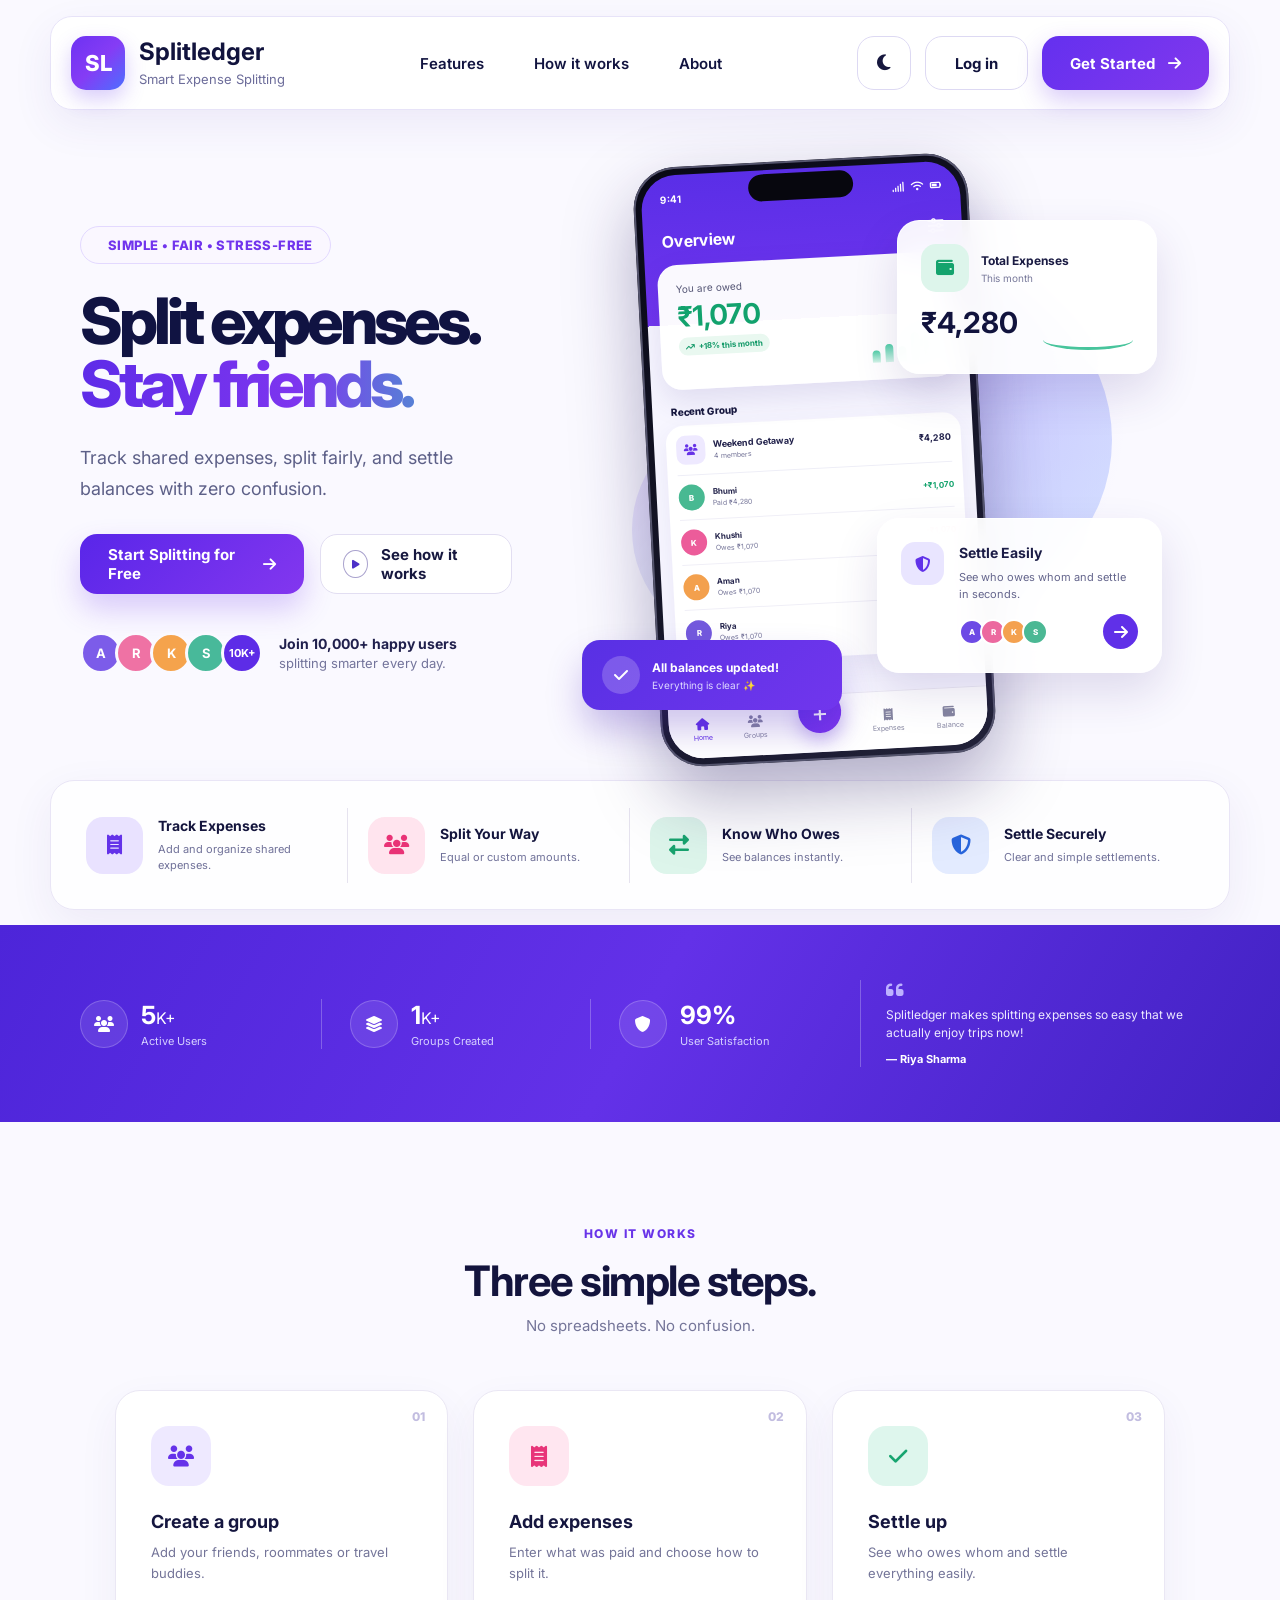
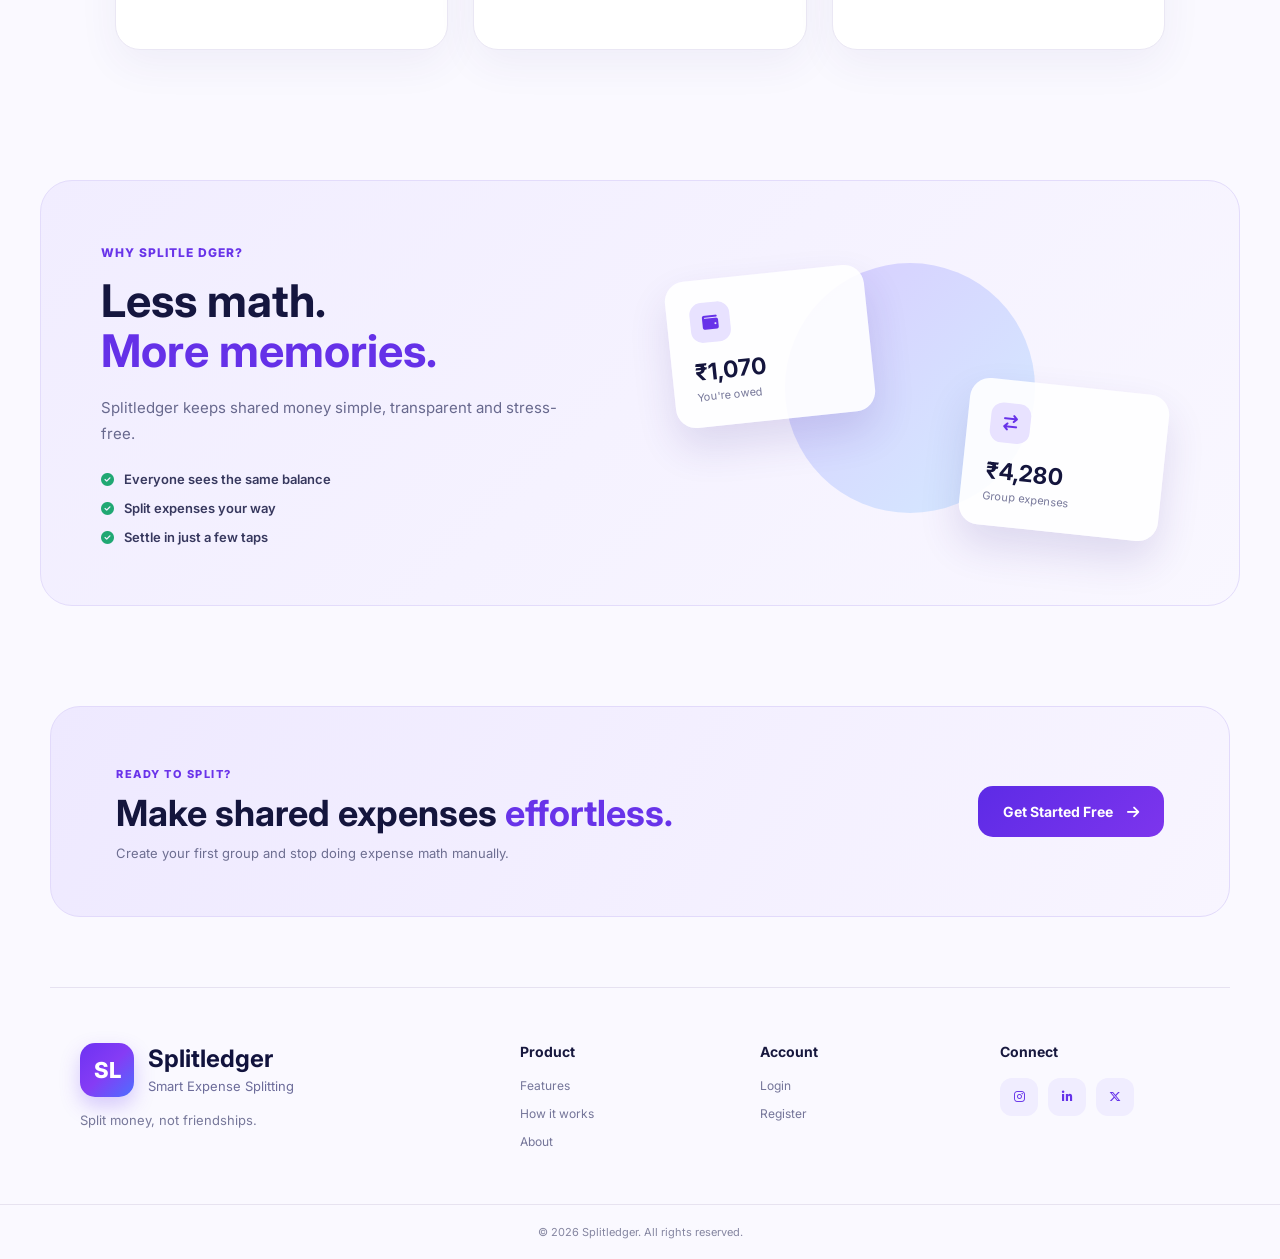
<file: index.html>
<!DOCTYPE html>
<html lang="en">
<head>
    <meta charset="UTF-8">
    <meta name="viewport" content="width=device-width, initial-scale=1.0">

    <title>Splitledger | Smart Expense Splitting</title>

    <link rel="preconnect" href="https://fonts.googleapis.com">
    <link rel="preconnect" href="https://fonts.gstatic.com" crossorigin>

    <link
        href="https://fonts.googleapis.com/css2?family=Inter:wght@400;500;600;700;800&display=swap"
        rel="stylesheet"
    >

    <link
        rel="stylesheet"
        href="https://cdnjs.cloudflare.com/ajax/libs/font-awesome/6.5.2/css/all.min.css"
    >

    <link rel="stylesheet" href="css/style.css">
</head>

<body>

<header class="navbar">

    <a href="#" class="logo">
        <div class="logo-box">SL</div>

        <div class="logo-text">
            <strong>Splitledger</strong>
            <span>Smart Expense Splitting</span>
        </div>
    </a>

    <nav class="nav-links" id="navLinks">
        <a href="#features">Features</a>
        <a href="#how-it-works">How it works</a>
        <a href="#about">About</a>
    </nav>

    <div class="nav-actions">

        <!-- WORKING THEME TOGGLE -->
        <button
            class="theme-toggle"
            id="themeToggle"
            type="button"
            aria-label="Toggle dark mode"
            title="Toggle dark mode"
        >
            <i class="fa-solid fa-moon" id="themeIcon"></i>
        </button>

        <a href="login.html" class="login-btn">
            Log in
        </a>

        <a href="register.html" class="get-started">
            Get Started
            <i class="fa-solid fa-arrow-right"></i>
        </a>

    </div>

    <button
        class="mobile-menu"
        id="mobileMenu"
        type="button"
        aria-label="Open menu"
    >
        <i class="fa-solid fa-bars"></i>
    </button>

</header>


<main>

<section class="hero">

    <div class="hero-content">

        <div class="eyebrow">
            <i class="fa-solid fa-sparkles"></i>
            SIMPLE • FAIR • STRESS-FREE
        </div>

        <h1>
            Split expenses.
            <span>Stay friends.</span>
        </h1>

        <p class="hero-description">
            Track shared expenses, split fairly, and settle
            balances with zero confusion.
        </p>

        <div class="hero-buttons">

            <a href="register.html" class="primary-btn">
                Start Splitting for Free
                <i class="fa-solid fa-arrow-right"></i>
            </a>

            <a href="#how-it-works" class="secondary-btn">
                <span class="play-button">
                    <i class="fa-solid fa-play"></i>
                </span>
                See how it works
            </a>

        </div>

        <div class="user-proof">

            <div class="avatars">
                <div class="user-avatar avatar-one">A</div>
                <div class="user-avatar avatar-two">R</div>
                <div class="user-avatar avatar-three">K</div>
                <div class="user-avatar avatar-four">S</div>
                <div class="user-count">10K+</div>
            </div>

            <div class="proof-text">
                <strong>Join 10,000+ happy users</strong>
                <span>splitting smarter every day.</span>
            </div>

        </div>

    </div>


    <div class="hero-visual">

        <div class="circle circle-one"></div>
        <div class="circle circle-two"></div>

        <div class="phone">

            <div class="phone-top"></div>

            <div class="phone-screen">

                <div class="phone-status">
                    <span>9:41</span>

                    <div>
                        <i class="fa-solid fa-signal"></i>
                        <i class="fa-solid fa-wifi"></i>
                        <i class="fa-solid fa-battery-three-quarters"></i>
                    </div>
                </div>

                <div class="phone-title">
                    <strong>Overview</strong>
                    <i class="fa-solid fa-sliders"></i>
                </div>

                <div class="balance-card">

                    <span>You are owed</span>

                    <strong>₹1,070</strong>

                    <small>
                        <i class="fa-solid fa-arrow-trend-up"></i>
                        +18% this month
                    </small>

                    <div class="mini-chart">
                        <span></span>
                        <span></span>
                        <span></span>
                        <span></span>
                        <span></span>
                    </div>

                </div>

                <div class="recent-title">
                    Recent Group
                </div>

                <div class="group-card">

                    <div class="group-heading">

                        <div class="group-icon">
                            <i class="fa-solid fa-users"></i>
                        </div>

                        <div>
                            <strong>Weekend Getaway</strong>
                            <span>4 members</span>
                        </div>

                        <b>₹4,280</b>

                    </div>

                    <div class="member">

                        <div class="member-avatar green">B</div>

                        <div class="member-info">
                            <strong>Bhumi</strong>
                            <span>Paid ₹4,280</span>
                        </div>

                        <b class="green-text">+₹1,070</b>

                    </div>

                    <div class="member">

                        <div class="member-avatar pink">K</div>

                        <div class="member-info">
                            <strong>Khushi</strong>
                            <span>Owes ₹1,070</span>
                        </div>

                        <b class="red-text">-₹1,070</b>

                    </div>

                    <div class="member">

                        <div class="member-avatar orange">A</div>

                        <div class="member-info">
                            <strong>Aman</strong>
                            <span>Owes ₹1,070</span>
                        </div>

                        <b class="red-text">-₹1,070</b>

                    </div>

                    <div class="member">

                        <div class="member-avatar purple">R</div>

                        <div class="member-info">
                            <strong>Riya</strong>
                            <span>Owes ₹1,070</span>
                        </div>

                        <b class="red-text">-₹1,070</b>

                    </div>

                </div>


                <div class="phone-nav">

                    <div class="active">
                        <i class="fa-solid fa-house"></i>
                        <span>Home</span>
                    </div>

                    <div>
                        <i class="fa-solid fa-users"></i>
                        <span>Groups</span>
                    </div>

                    <div class="add-button">+</div>

                    <div>
                        <i class="fa-solid fa-receipt"></i>
                        <span>Expenses</span>
                    </div>

                    <div>
                        <i class="fa-solid fa-wallet"></i>
                        <span>Balance</span>
                    </div>

                </div>

            </div>
        </div>


        <div class="floating-card expense-floating">

            <div class="floating-heading">

                <div class="floating-icon green-bg">
                    <i class="fa-solid fa-wallet"></i>
                </div>

                <div>
                    <strong>Total Expenses</strong>
                    <span>This month</span>
                </div>

            </div>

            <h3>₹4,280</h3>

            <div class="green-line"></div>

        </div>


        <div class="floating-card settle-floating">

            <div class="settle-icon">
                <i class="fa-solid fa-shield-halved"></i>
            </div>

            <div>

                <strong>Settle Easily</strong>

                <p>
                    See who owes whom
                    and settle in seconds.
                </p>

                <div class="small-avatars">
                    <span>A</span>
                    <span>R</span>
                    <span>K</span>
                    <span>S</span>

                    <b>
                        <i class="fa-solid fa-arrow-right"></i>
                    </b>
                </div>

            </div>

        </div>


        <div class="success-card">

            <div class="success-icon">
                <i class="fa-solid fa-check"></i>
            </div>

            <div>
                <strong>All balances updated!</strong>
                <span>Everything is clear ✨</span>
            </div>

        </div>

    </div>

</section>


<section class="feature-strip" id="features">

    <div class="feature-item">
        <div class="feature-icon purple-icon">
            <i class="fa-solid fa-receipt"></i>
        </div>

        <div>
            <h3>Track Expenses</h3>
            <p>Add and organize shared expenses.</p>
        </div>
    </div>

    <div class="feature-item">
        <div class="feature-icon pink-icon">
            <i class="fa-solid fa-users"></i>
        </div>

        <div>
            <h3>Split Your Way</h3>
            <p>Equal or custom amounts.</p>
        </div>
    </div>

    <div class="feature-item">
        <div class="feature-icon green-icon">
            <i class="fa-solid fa-right-left"></i>
        </div>

        <div>
            <h3>Know Who Owes</h3>
            <p>See balances instantly.</p>
        </div>
    </div>

    <div class="feature-item">
        <div class="feature-icon blue-icon">
            <i class="fa-solid fa-shield-halved"></i>
        </div>

        <div>
            <h3>Settle Securely</h3>
            <p>Clear and simple settlements.</p>
        </div>
    </div>

</section>


<section class="stats-section">

    <div class="stats-inner">

        <div class="big-stat">
            <div class="stat-circle">
                <i class="fa-solid fa-users"></i>
            </div>

            <div>
                <strong class="counter" data-target="10">0</strong>K+
                <span>Active Users</span>
            </div>
        </div>

        <div class="stat-divider"></div>

        <div class="big-stat">
            <div class="stat-circle">
                <i class="fa-solid fa-layer-group"></i>
            </div>

            <div>
                <strong class="counter" data-target="2">0</strong>K+
                <span>Groups Created</span>
            </div>
        </div>

        <div class="stat-divider"></div>

        <div class="big-stat">
            <div class="stat-circle">
                <i class="fa-solid fa-shield"></i>
            </div>

            <div>
                <strong>99%</strong>
                <span>User Satisfaction</span>
            </div>
        </div>

        <div class="testimonial">

            <i class="fa-solid fa-quote-left"></i>

            <p>
                Splitledger makes splitting expenses
                so easy that we actually enjoy trips now!
            </p>

            <strong>— Riya Sharma</strong>

        </div>

    </div>

</section>


<section class="how-section" id="how-it-works">

    <div class="section-heading">

        <span>HOW IT WORKS</span>

        <h2>Three simple steps.</h2>

        <p>No spreadsheets. No confusion.</p>

    </div>

    <div class="steps">

        <div class="step-card">

            <div class="step-number">01</div>

            <div class="step-icon">
                <i class="fa-solid fa-users"></i>
            </div>

            <h3>Create a group</h3>

            <p>
                Add your friends, roommates
                or travel buddies.
            </p>

        </div>


        <div class="step-card">

            <div class="step-number">02</div>

            <div class="step-icon">
                <i class="fa-solid fa-receipt"></i>
            </div>

            <h3>Add expenses</h3>

            <p>
                Enter what was paid and
                choose how to split it.
            </p>

        </div>


        <div class="step-card">

            <div class="step-number">03</div>

            <div class="step-icon">
                <i class="fa-solid fa-check"></i>
            </div>

            <h3>Settle up</h3>

            <p>
                See who owes whom and
                settle everything easily.
            </p>

        </div>

    </div>

</section>


<section class="about-section" id="about">

    <div class="about-card">

        <div class="about-content">

            <span>WHY SPLITLE DGER?</span>

            <h2>
                Less math.
                <strong>More memories.</strong>
            </h2>

            <p>
                Splitledger keeps shared money simple,
                transparent and stress-free.
            </p>

            <div class="about-list">

                <div>
                    <i class="fa-solid fa-circle-check"></i>
                    Everyone sees the same balance
                </div>

                <div>
                    <i class="fa-solid fa-circle-check"></i>
                    Split expenses your way
                </div>

                <div>
                    <i class="fa-solid fa-circle-check"></i>
                    Settle in just a few taps
                </div>

            </div>

        </div>


        <div class="about-visual">

            <div class="money-card card-a">
                <i class="fa-solid fa-wallet"></i>
                <strong>₹1,070</strong>
                <span>You're owed</span>
            </div>

            <div class="money-card card-b">
                <i class="fa-solid fa-arrow-right-arrow-left"></i>
                <strong>₹4,280</strong>
                <span>Group expenses</span>
            </div>

            <div class="about-circle"></div>

        </div>

    </div>

</section>


<section class="cta-section">

    <div>

        <span>READY TO SPLIT?</span>

        <h2>
            Make shared expenses
            <strong>effortless.</strong>
        </h2>

        <p>
            Create your first group and stop doing
            expense math manually.
        </p>

    </div>

    <a href="register.html" class="cta-button">
        Get Started Free
        <i class="fa-solid fa-arrow-right"></i>
    </a>

</section>

</main>


<footer class="footer">

    <div class="footer-brand">

        <a href="#" class="logo">

            <div class="logo-box">SL</div>

            <div class="logo-text">
                <strong>Splitledger</strong>
                <span>Smart Expense Splitting</span>
            </div>

        </a>

        <p>
            Split money, not friendships.
        </p>

    </div>


    <div class="footer-column">

        <h4>Product</h4>

        <a href="#features">Features</a>
        <a href="#how-it-works">How it works</a>
        <a href="#about">About</a>

    </div>


    <div class="footer-column">

        <h4>Account</h4>

        <a href="login.html">Login</a>
        <a href="register.html">Register</a>

    </div>


    <div class="footer-column">

        <h4>Connect</h4>

        <div class="social-links">

            <a href="#">
                <i class="fa-brands fa-instagram"></i>
            </a>

            <a href="#">
                <i class="fa-brands fa-linkedin-in"></i>
            </a>

            <a href="#">
                <i class="fa-brands fa-x-twitter"></i>
            </a>

        </div>

    </div>

</footer>


<div class="copyright">
    © 2026 Splitledger. All rights reserved.
</div>


<script src="js/script.js"></script>

</body>
</html>
</file>
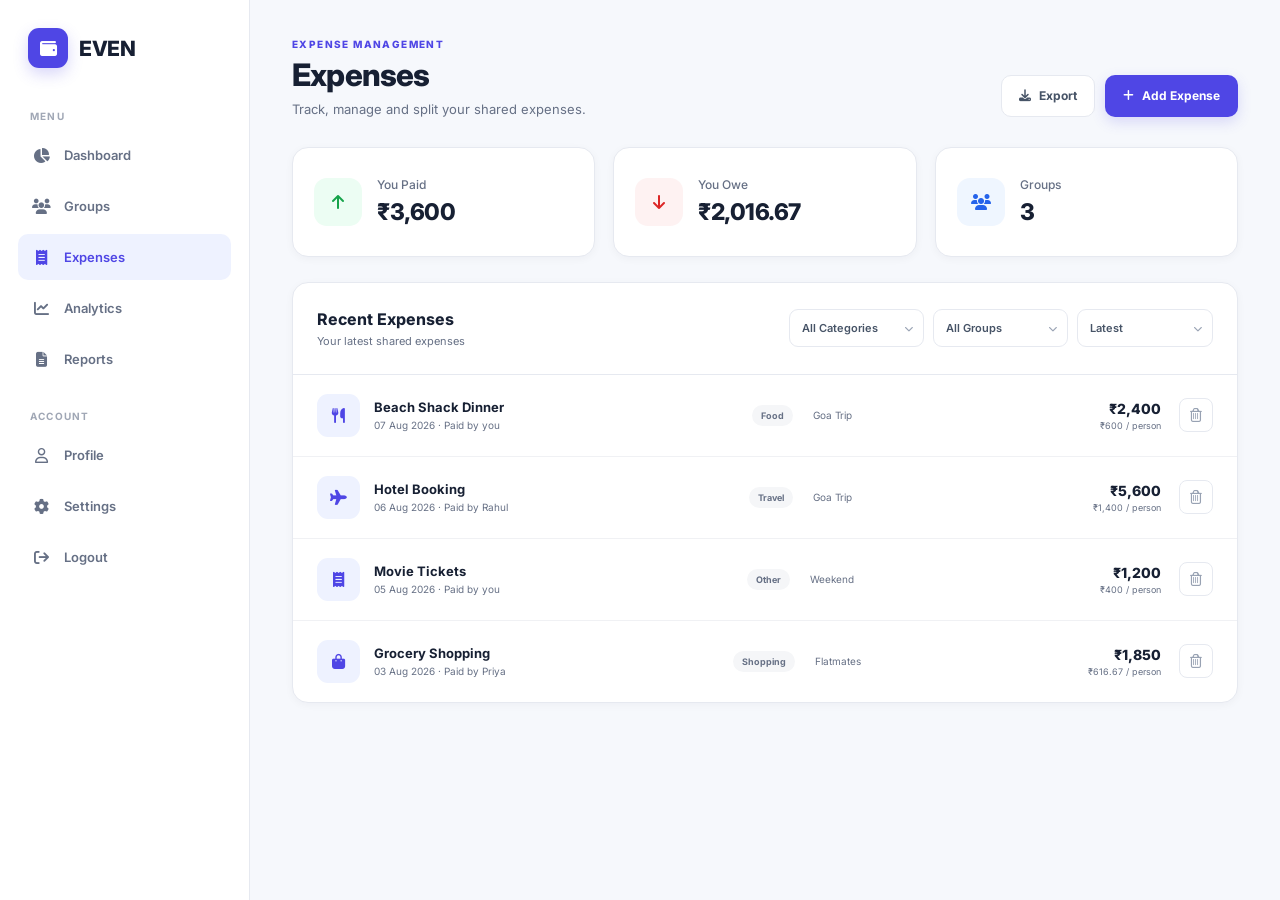
<file: expenses.html>
<!DOCTYPE html>
<html lang="en">

<head>

    <meta charset="UTF-8">
    <meta name="viewport" content="width=device-width, initial-scale=1.0">

    <title>EVEN | Expenses</title>

    <!-- Google Font -->
    <link rel="preconnect" href="https://fonts.googleapis.com">
    <link rel="preconnect" href="https://fonts.gstatic.com" crossorigin>

    <link
        href="https://fonts.googleapis.com/css2?family=Inter:wght@400;500;600;700;800&display=swap"
        rel="stylesheet"
    >

    <!-- Font Awesome -->
    <link
        rel="stylesheet"
        href="https://cdnjs.cloudflare.com/ajax/libs/font-awesome/6.7.2/css/all.min.css"
    >

    <!-- CSS -->
    <!-- IMPORTANT: Your file is expenses.css -->
    <link rel="stylesheet" href="./css/expenses.css">

</head>


<body>


    <!-- =====================================================
         SIDEBAR
    ====================================================== -->

    <aside class="sidebar">

        <div class="logo">

            <div class="logo-icon">
                <i class="fa-solid fa-wallet"></i>
            </div>

            <span>EVEN</span>

        </div>


        <div class="menu-label">
            MENU
        </div>


        <nav class="sidebar-menu">

            <a href="dashboard.html">

                <i class="fa-solid fa-chart-pie"></i>

                <span>Dashboard</span>

            </a>


            <a href="groups.html">

                <i class="fa-solid fa-users"></i>

                <span>Groups</span>

            </a>


            <a href="expenses.html" class="active">

                <i class="fa-solid fa-receipt"></i>

                <span>Expenses</span>

            </a>


            <a href="analytics.html">

                <i class="fa-solid fa-chart-line"></i>

                <span>Analytics</span>

            </a>


            <a href="reports.html">

                <i class="fa-solid fa-file-lines"></i>

                <span>Reports</span>

            </a>

        </nav>


        <div class="menu-label account-label">
            ACCOUNT
        </div>


        <nav class="sidebar-menu">

            <a href="profile.html">

                <i class="fa-regular fa-user"></i>

                <span>Profile</span>

            </a>


            <a href="settings.html">

                <i class="fa-solid fa-gear"></i>

                <span>Settings</span>

            </a>


            <a href="login.html">

                <i class="fa-solid fa-arrow-right-from-bracket"></i>

                <span>Logout</span>

            </a>

        </nav>

    </aside>



    <!-- =====================================================
         MAIN CONTENT
    ====================================================== -->

    <main class="main-content">


        <!-- HEADER -->

        <header class="page-header">

            <div class="page-title">

                <span class="eyebrow">
                    EXPENSE MANAGEMENT
                </span>

                <h1>
                    Expenses
                </h1>

                <p>
                    Track, manage and split your shared expenses.
                </p>

            </div>


            <div class="header-actions">

                <button
                    class="btn btn-export"
                    type="button"
                    onclick="exportExpenses()"
                >

                    <i class="fa-solid fa-download"></i>

                    Export

                </button>


                <button
                    class="btn btn-primary"
                    type="button"
                    onclick="openExpenseModal()"
                >

                    <i class="fa-solid fa-plus"></i>

                    Add Expense

                </button>

            </div>

        </header>



        <!-- =================================================
             SUMMARY CARDS
        ================================================== -->

        <section class="summary-grid">


            <!-- YOU PAID -->

            <div class="summary-card">

                <div class="summary-icon green">

                    <i class="fa-solid fa-arrow-up"></i>

                </div>

                <div class="summary-content">

                    <span>
                        You Paid
                    </span>

                    <strong id="youPaid">
                        ₹0
                    </strong>

                </div>

            </div>


            <!-- YOU OWE -->

            <div class="summary-card">

                <div class="summary-icon red">

                    <i class="fa-solid fa-arrow-down"></i>

                </div>

                <div class="summary-content">

                    <span>
                        You Owe
                    </span>

                    <strong id="youOwe">
                        ₹0
                    </strong>

                </div>

            </div>


            <!-- GROUPS -->

            <div class="summary-card">

                <div class="summary-icon blue">

                    <i class="fa-solid fa-users"></i>

                </div>

                <div class="summary-content">

                    <span>
                        Groups
                    </span>

                    <strong id="groupCount">
                        0
                    </strong>

                </div>

            </div>

        </section>



        <!-- =================================================
             EXPENSE SECTION
        ================================================== -->

        <section class="expenses-card">


            <div class="expenses-top">

                <div>

                    <h2>
                        Recent Expenses
                    </h2>

                    <p>
                        Your latest shared expenses
                    </p>

                </div>


                <!-- FILTERS -->

                <div class="filters">


                    <!-- CATEGORY -->

                    <div class="filter">

                        <select
                            id="categoryFilter"
                            onchange="renderExpenses()"
                        >

                            <option value="All Categories">
                                All Categories
                            </option>

                            <option value="Food">
                                Food
                            </option>

                            <option value="Travel">
                                Travel
                            </option>

                            <option value="Shopping">
                                Shopping
                            </option>

                            <option value="Bills">
                                Bills
                            </option>

                            <option value="Other">
                                Other
                            </option>

                        </select>

                        <i class="fa-solid fa-chevron-down"></i>

                    </div>


                    <!-- GROUP -->

                    <div class="filter">

                        <select
                            id="groupFilter"
                            onchange="renderExpenses()"
                        >

                            <option value="All Groups">
                                All Groups
                            </option>

                        </select>

                        <i class="fa-solid fa-chevron-down"></i>

                    </div>


                    <!-- SORT -->

                    <div class="filter">

                        <select
                            id="sortExpense"
                            onchange="renderExpenses()"
                        >

                            <option value="latest">
                                Latest
                            </option>

                            <option value="highest">
                                Highest Amount
                            </option>

                            <option value="lowest">
                                Lowest Amount
                            </option>

                        </select>

                        <i class="fa-solid fa-chevron-down"></i>

                    </div>

                </div>

            </div>


            <!-- EXPENSE LIST -->

            <div id="expenseList"></div>


        </section>

    </main>



    <!-- =====================================================
         ADD EXPENSE MODAL
    ====================================================== -->

    <div
        class="modal-overlay"
        id="expenseModal"
    >

        <div class="modal">


            <!-- MODAL HEADER -->

            <div class="modal-header">

                <div>

                    <span class="eyebrow">
                        NEW ENTRY
                    </span>

                    <h2>
                        Add Expense
                    </h2>

                    <p>
                        Add details about your shared expense.
                    </p>

                </div>


                <button
                    class="close-button"
                    type="button"
                    onclick="closeExpenseModal()"
                    aria-label="Close modal"
                >

                    <i class="fa-solid fa-xmark"></i>

                </button>

            </div>



            <!-- MODAL BODY -->

            <div class="modal-body">


                <!-- TITLE -->

                <div class="form-group">

                    <label for="title">
                        Expense Title
                    </label>

                    <input
                        id="title"
                        type="text"
                        placeholder="e.g. Beach shack dinner"
                    >

                </div>



                <!-- AMOUNT + CATEGORY -->

                <div class="form-row">


                    <div class="form-group">

                        <label for="amount">
                            Amount
                        </label>

                        <div class="amount-field">

                            <span>₹</span>

                            <input
                                id="amount"
                                type="number"
                                min="1"
                                placeholder="0"
                            >

                        </div>

                    </div>


                    <div class="form-group">

                        <label for="category">
                            Category
                        </label>

                        <select id="category">

                            <option value="Food">
                                Food
                            </option>

                            <option value="Travel">
                                Travel
                            </option>

                            <option value="Shopping">
                                Shopping
                            </option>

                            <option value="Bills">
                                Bills
                            </option>

                            <option value="Other">
                                Other
                            </option>

                        </select>

                    </div>

                </div>



                <!-- GROUP + PAID BY -->

                <div class="form-row">


                    <div class="form-group">

                        <label for="group">
                            Group
                        </label>

                        <input
                            id="group"
                            type="text"
                            placeholder="e.g. Goa Trip"
                        >

                    </div>


                    <div class="form-group">

                        <label for="paidBy">
                            Paid By
                        </label>

                        <input
                            id="paidBy"
                            type="text"
                            placeholder="e.g. You"
                        >

                    </div>

                </div>



                <!-- MEMBERS + PAYMENT -->

                <div class="form-row">


                    <div class="form-group">

                        <label for="members">
                            Split Between
                        </label>

                        <input
                            id="members"
                            type="number"
                            min="1"
                            placeholder="No. of members"
                        >

                    </div>


                    <div class="form-group">

                        <label for="payment">
                            Payment Mode
                        </label>

                        <select id="payment">

                            <option value="UPI">
                                UPI
                            </option>

                            <option value="Cash">
                                Cash
                            </option>

                            <option value="Card">
                                Card
                            </option>

                        </select>

                    </div>

                </div>



                <!-- NOTES -->

                <div class="form-group">

                    <label for="notes">

                        Notes

                        <span>
                            (optional)
                        </span>

                    </label>

                    <textarea
                        id="notes"
                        placeholder="Add any extra detail..."
                    ></textarea>

                </div>



                <!-- SAVE -->

                <button
                    class="save-expense"
                    type="button"
                    onclick="addExpense()"
                >

                    <i class="fa-solid fa-check"></i>

                    Save Expense

                </button>

            </div>

        </div>

    </div>



    <!-- =====================================================
         JAVASCRIPT
    ====================================================== -->
    <script src="js/api.js"></script>
    <script src="./js/expenses.js"></script>


</body>

</html>
</file>
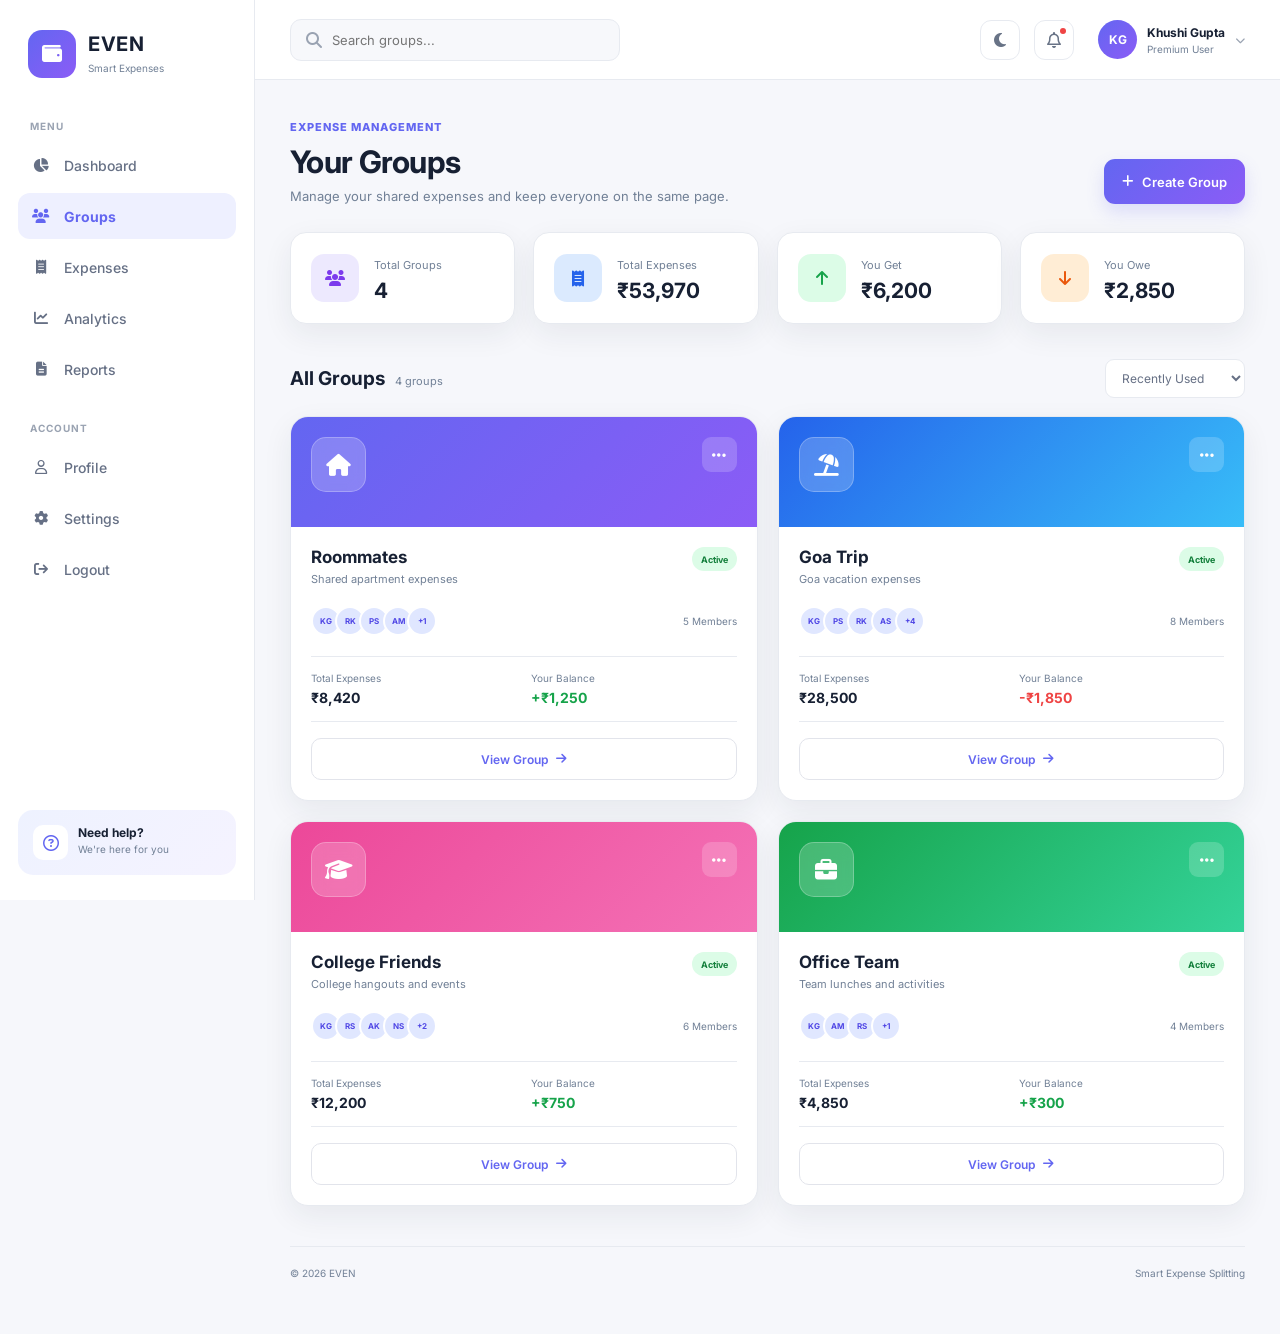
<file: groups.html>
<!DOCTYPE html>
<html lang="en">
<head>
    <meta charset="UTF-8">
    <meta name="viewport" content="width=device-width, initial-scale=1.0">

    <title>EVEN | Groups</title>

    <link rel="preconnect" href="https://fonts.googleapis.com">
    <link rel="preconnect" href="https://fonts.gstatic.com" crossorigin>

    <link href="https://fonts.googleapis.com/css2?family=Inter:wght@400;500;600;700;800&display=swap"
          rel="stylesheet">

    <link rel="stylesheet"
          href="https://cdnjs.cloudflare.com/ajax/libs/font-awesome/6.7.2/css/all.min.css">

    <link rel="stylesheet" href="css/groups.css">
</head>

<body>

<div class="app">

    <!-- SIDEBAR -->
    <aside class="sidebar" id="sidebar">

        <div class="logo">
            <div class="logo-icon">
                <i class="fa-solid fa-wallet"></i>
            </div>

            <div>
                <h2>EVEN</h2>
                <span>Smart Expenses</span>
            </div>
        </div>

        <div class="menu-label">MENU</div>

        <nav class="sidebar-menu">

            <a href="dashboard.html">
                <i class="fa-solid fa-chart-pie"></i>
                <span>Dashboard</span>
            </a>

            <a href="groups.html" class="active">
                <i class="fa-solid fa-users"></i>
                <span>Groups</span>
            </a>

            <a href="expenses.html">
                <i class="fa-solid fa-receipt"></i>
                <span>Expenses</span>
            </a>

            <a href="analytics.html">
                <i class="fa-solid fa-chart-line"></i>
                <span>Analytics</span>
            </a>

            <a href="reports.html">
                <i class="fa-solid fa-file-lines"></i>
                <span>Reports</span>
            </a>

        </nav>

        <div class="menu-label account-label">ACCOUNT</div>

        <nav class="sidebar-menu">

            <a href="profile.html">
                <i class="fa-regular fa-user"></i>
                <span>Profile</span>
            </a>

            <a href="settings.html">
                <i class="fa-solid fa-gear"></i>
                <span>Settings</span>
            </a>

            <a href="login.html" onclick="logout()">
                <i class="fa-solid fa-arrow-right-from-bracket"></i>
                <span>Logout</span>
            </a>

        </nav>

        <div class="sidebar-bottom">
            <div class="help-box">
                <div class="help-icon">
                    <i class="fa-regular fa-circle-question"></i>
                </div>

                <div>
                    <strong>Need help?</strong>
                    <span>We're here for you</span>
                </div>
            </div>
        </div>

    </aside>


    <!-- MAIN -->
    <main class="main">

        <!-- NAVBAR -->
        <header class="navbar">

            <button class="mobile-menu" id="mobileMenu">
                <i class="fa-solid fa-bars"></i>
            </button>

            <div class="search-box">
                <i class="fa-solid fa-magnifying-glass"></i>
                <input
                    type="text"
                    id="searchGroups"
                    placeholder="Search groups...">
            </div>

            <div class="nav-right">

                <button class="nav-icon" id="themeBtn">
                    <i class="fa-solid fa-moon"></i>
                </button>

                <button class="nav-icon notification-btn">
                    <i class="fa-regular fa-bell"></i>
                    <span></span>
                </button>

                <a href="profile.html" class="profile">

                    <div class="profile-avatar">
                        KG
                    </div>

                    <div class="profile-info">
                        <strong>Khushi Gupta</strong>
                        <small>Premium User</small>
                    </div>

                    <i class="fa-solid fa-chevron-down"></i>

                </a>

            </div>

        </header>


        <!-- CONTENT -->
        <div class="content">

            <!-- PAGE HEADER -->
            <section class="page-header">

                <div>
                    <span class="eyebrow">EXPENSE MANAGEMENT</span>

                    <h1>Your Groups</h1>

                    <p>
                        Manage your shared expenses and keep everyone
                        on the same page.
                    </p>
                </div>

                <button class="primary-btn" id="openModal">
                    <i class="fa-solid fa-plus"></i>
                    Create Group
                </button>

            </section>


            <!-- SUMMARY -->
            <section class="summary">

                <div class="summary-card">

                    <div class="summary-icon purple">
                        <i class="fa-solid fa-users"></i>
                    </div>

                    <div>
                        <span>Total Groups</span>
                        <h2 id="totalGroups">4</h2>
                    </div>

                </div>


                <div class="summary-card">

                    <div class="summary-icon blue">
                        <i class="fa-solid fa-receipt"></i>
                    </div>

                    <div>
                        <span>Total Expenses</span>
                        <h2 id="totalExpenses">₹53,970</h2>
                    </div>

                </div>


                <div class="summary-card">

                    <div class="summary-icon green">
                        <i class="fa-solid fa-arrow-up"></i>
                    </div>

                    <div>
                        <span>You Get</span>
                        <h2 id="totalGet">₹6,200</h2>
                    </div>

                </div>


                <div class="summary-card">

                    <div class="summary-icon orange">
                        <i class="fa-solid fa-arrow-down"></i>
                    </div>

                    <div>
                        <span>You Owe</span>
                        <h2 id="totalOwe">₹2,850</h2>
                    </div>

                </div>

            </section>


            <!-- TOOLBAR -->
            <section class="toolbar">

                <div class="toolbar-title">
                    <h2>All Groups</h2>
                    <span id="groupCount">4 groups</span>
                </div>

                <div class="toolbar-actions">

                    <select id="sortGroups">
                        <option value="recent">Recently Used</option>
                        <option value="name">Name A-Z</option>
                        <option value="amount">Highest Expense</option>
                        <option value="members">Most Members</option>
                    </select>

                </div>

            </section>


            <!-- GROUP GRID -->
            <section class="group-grid" id="groupGrid">

                <!-- GROUP 1 -->
                <article class="group-card"
                         data-name="Roommates"
                         data-amount="8420"
                         data-members="5">

                    <div class="group-cover purple-cover">

                        <div class="group-icon">
                            <i class="fa-solid fa-house"></i>
                        </div>

                        <button class="more-btn"
                                onclick="toggleMenu(this)">
                            <i class="fa-solid fa-ellipsis"></i>
                        </button>

                        <div class="action-menu">
                            <button onclick="editGroup('Roommates')">
                                <i class="fa-solid fa-pen"></i>
                                Edit
                            </button>

                            <button onclick="deleteGroup(this)">
                                <i class="fa-solid fa-trash"></i>
                                Delete
                            </button>
                        </div>

                    </div>

                    <div class="group-content">

                        <div class="group-title">
                            <div>
                                <h3>Roommates</h3>
                                <p>Shared apartment expenses</p>
                            </div>

                            <span class="status active-status">
                                Active
                            </span>
                        </div>

                        <div class="members">

                            <div class="avatars">
                                <span>KG</span>
                                <span>RK</span>
                                <span>PS</span>
                                <span>AM</span>
                                <span>+1</span>
                            </div>

                            <small>5 Members</small>

                        </div>

                        <div class="group-info-row">

                            <div>
                                <span>Total Expenses</span>
                                <strong>₹8,420</strong>
                            </div>

                            <div>
                                <span>Your Balance</span>
                                <strong class="positive">+₹1,250</strong>
                            </div>

                        </div>

                        <button class="view-group"
                                onclick="openGroup('Roommates')">

                            View Group

                            <i class="fa-solid fa-arrow-right"></i>

                        </button>

                    </div>

                </article>


                <!-- GROUP 2 -->
                <article class="group-card"
                         data-name="Goa Trip"
                         data-amount="28500"
                         data-members="8">

                    <div class="group-cover blue-cover">

                        <div class="group-icon">
                            <i class="fa-solid fa-umbrella-beach"></i>
                        </div>

                        <button class="more-btn"
                                onclick="toggleMenu(this)">
                            <i class="fa-solid fa-ellipsis"></i>
                        </button>

                        <div class="action-menu">

                            <button onclick="editGroup('Goa Trip')">
                                <i class="fa-solid fa-pen"></i>
                                Edit
                            </button>

                            <button onclick="deleteGroup(this)">
                                <i class="fa-solid fa-trash"></i>
                                Delete
                            </button>

                        </div>

                    </div>

                    <div class="group-content">

                        <div class="group-title">

                            <div>
                                <h3>Goa Trip</h3>
                                <p>Goa vacation expenses</p>
                            </div>

                            <span class="status active-status">
                                Active
                            </span>

                        </div>

                        <div class="members">

                            <div class="avatars">
                                <span>KG</span>
                                <span>PS</span>
                                <span>RK</span>
                                <span>AS</span>
                                <span>+4</span>
                            </div>

                            <small>8 Members</small>

                        </div>

                        <div class="group-info-row">

                            <div>
                                <span>Total Expenses</span>
                                <strong>₹28,500</strong>
                            </div>

                            <div>
                                <span>Your Balance</span>
                                <strong class="negative">-₹1,850</strong>
                            </div>

                        </div>

                        <button class="view-group"
                                onclick="openGroup('Goa Trip')">

                            View Group

                            <i class="fa-solid fa-arrow-right"></i>

                        </button>

                    </div>

                </article>


                <!-- GROUP 3 -->
                <article class="group-card"
                         data-name="College Friends"
                         data-amount="12200"
                         data-members="6">

                    <div class="group-cover pink-cover">

                        <div class="group-icon">
                            <i class="fa-solid fa-graduation-cap"></i>
                        </div>

                        <button class="more-btn"
                                onclick="toggleMenu(this)">
                            <i class="fa-solid fa-ellipsis"></i>
                        </button>

                        <div class="action-menu">

                            <button onclick="editGroup('College Friends')">
                                <i class="fa-solid fa-pen"></i>
                                Edit
                            </button>

                            <button onclick="deleteGroup(this)">
                                <i class="fa-solid fa-trash"></i>
                                Delete
                            </button>

                        </div>

                    </div>

                    <div class="group-content">

                        <div class="group-title">

                            <div>
                                <h3>College Friends</h3>
                                <p>College hangouts and events</p>
                            </div>

                            <span class="status active-status">
                                Active
                            </span>

                        </div>

                        <div class="members">

                            <div class="avatars">
                                <span>KG</span>
                                <span>RS</span>
                                <span>AK</span>
                                <span>NS</span>
                                <span>+2</span>
                            </div>

                            <small>6 Members</small>

                        </div>

                        <div class="group-info-row">

                            <div>
                                <span>Total Expenses</span>
                                <strong>₹12,200</strong>
                            </div>

                            <div>
                                <span>Your Balance</span>
                                <strong class="positive">+₹750</strong>
                            </div>

                        </div>

                        <button class="view-group"
                                onclick="openGroup('College Friends')">

                            View Group

                            <i class="fa-solid fa-arrow-right"></i>

                        </button>

                    </div>

                </article>


                <!-- GROUP 4 -->
                <article class="group-card"
                         data-name="Office Team"
                         data-amount="4850"
                         data-members="4">

                    <div class="group-cover green-cover">

                        <div class="group-icon">
                            <i class="fa-solid fa-briefcase"></i>
                        </div>

                        <button class="more-btn"
                                onclick="toggleMenu(this)">
                            <i class="fa-solid fa-ellipsis"></i>
                        </button>

                        <div class="action-menu">

                            <button onclick="editGroup('Office Team')">
                                <i class="fa-solid fa-pen"></i>
                                Edit
                            </button>

                            <button onclick="deleteGroup(this)">
                                <i class="fa-solid fa-trash"></i>
                                Delete
                            </button>

                        </div>

                    </div>

                    <div class="group-content">

                        <div class="group-title">

                            <div>
                                <h3>Office Team</h3>
                                <p>Team lunches and activities</p>
                            </div>

                            <span class="status active-status">
                                Active
                            </span>

                        </div>

                        <div class="members">

                            <div class="avatars">
                                <span>KG</span>
                                <span>AM</span>
                                <span>RS</span>
                                <span>+1</span>
                            </div>

                            <small>4 Members</small>

                        </div>

                        <div class="group-info-row">

                            <div>
                                <span>Total Expenses</span>
                                <strong>₹4,850</strong>
                            </div>

                            <div>
                                <span>Your Balance</span>
                                <strong class="positive">+₹300</strong>
                            </div>

                        </div>

                        <button class="view-group"
                                onclick="openGroup('Office Team')">

                            View Group

                            <i class="fa-solid fa-arrow-right"></i>

                        </button>

                    </div>

                </article>

            </section>


            <!-- EMPTY STATE -->
            <div class="empty-state" id="emptyState">

                <div class="empty-icon">
                    <i class="fa-solid fa-users-slash"></i>
                </div>

                <h3>No groups found</h3>

                <p>
                    Create a group or change your search.
                </p>

                <button class="primary-btn" onclick="openCreateModal()">
                    <i class="fa-solid fa-plus"></i>
                    Create Group
                </button>

            </div>


            <footer class="footer">
                <span>© 2026 EVEN</span>
                <span>Smart Expense Splitting</span>
            </footer>

        </div>

    </main>

</div>


<!-- CREATE GROUP MODAL -->
<div class="modal-overlay" id="groupModal">

    <div class="modal">

        <button class="close-modal" onclick="closeCreateModal()">
            <i class="fa-solid fa-xmark"></i>
        </button>

        <div class="modal-header">

            <div class="modal-icon">
                <i class="fa-solid fa-users"></i>
            </div>

            <div>
                <h2>Create New Group</h2>
                <p>Start splitting expenses with your group.</p>
            </div>

        </div>

        <form id="groupForm">

            <div class="form-group">

                <label for="groupName">
                    Group Name
                </label>

                <input
                    type="text"
                    id="groupName"
                    placeholder="e.g. Family, Trip, Roommates"
                    required>

            </div>

            <div class="form-group">

                <label for="groupDescription">
                    Description
                </label>

                <textarea
                    id="groupDescription"
                    placeholder="What is this group for?"
                    rows="3"></textarea>

            </div>

            <div class="form-group">

                <label for="groupType">
                    Group Type
                </label>

                <select id="groupType">

                    <option value="home">
                        Home
                    </option>

                    <option value="travel">
                        Travel
                    </option>

                    <option value="college">
                        College
                    </option>

                    <option value="work">
                        Work
                    </option>

                    <option value="other">
                        Other
                    </option>

                </select>

            </div>

            <div class="modal-actions">

                <button
                    type="button"
                    class="cancel-btn"
                    onclick="closeCreateModal()">

                    Cancel

                </button>

                <button
                    type="submit"
                    class="primary-btn">

                    <i class="fa-solid fa-plus"></i>
                    Create Group

                </button>

            </div>

        </form>

    </div>

</div>


<!-- TOAST -->
<div class="toast" id="toast">
    <i class="fa-solid fa-circle-check"></i>
    <span id="toastMessage">Success</span>
</div>


<script src="js/groups.js"></script>

</body>
</html>
</file>
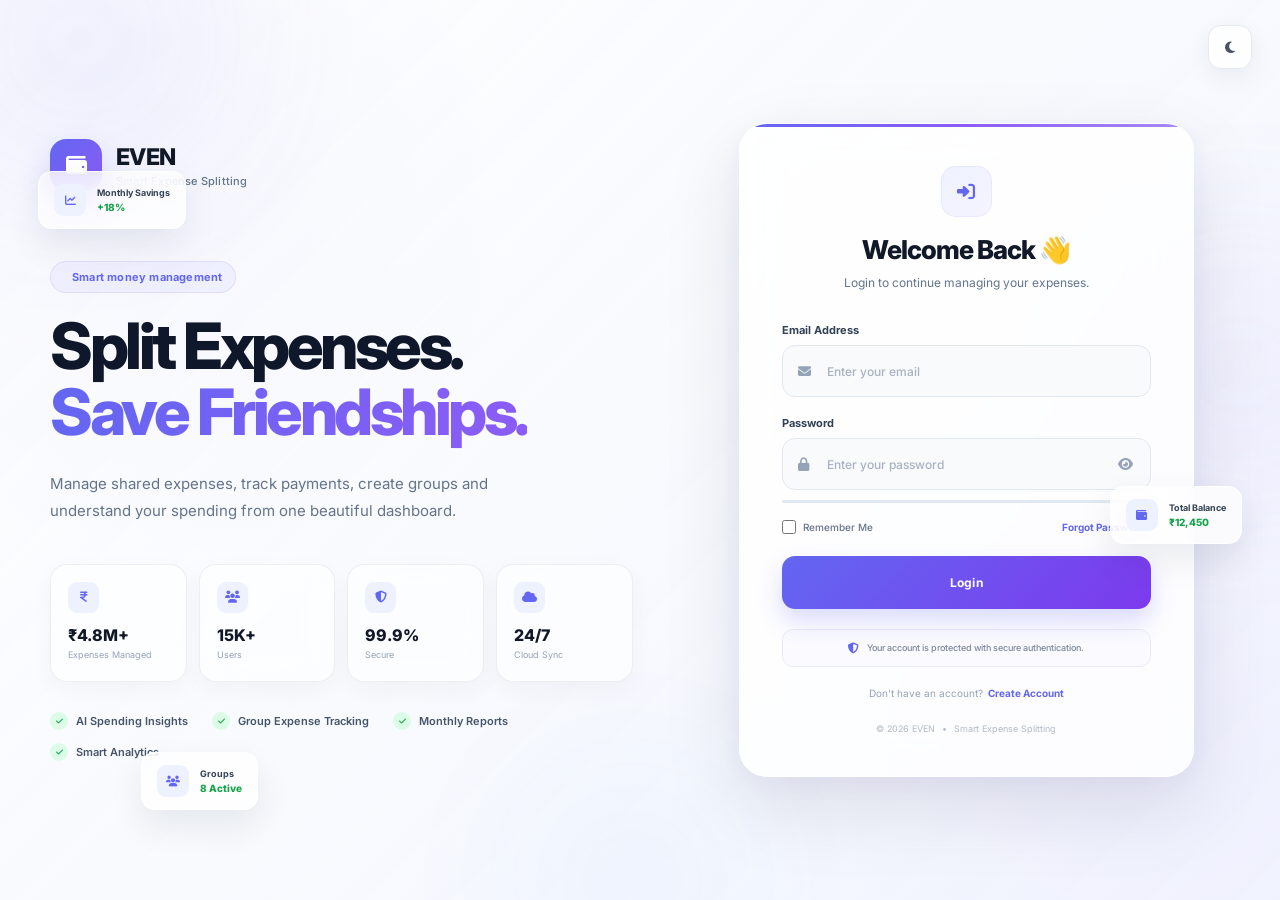
<file: login.html>
<!DOCTYPE html>
<html lang="en">

<head>

    <meta charset="UTF-8">

    <meta name="viewport"
          content="width=device-width, initial-scale=1.0">

    <meta name="description"
          content="EVEN - Smart Expense Splitting">

    <meta name="theme-color"
          content="#6366f1">

    <title>EVEN | Login</title>


    <!-- =====================================================
         GOOGLE FONTS
    ====================================================== -->

    <link rel="preconnect"
          href="https://fonts.googleapis.com">

    <link rel="preconnect"
          href="https://fonts.gstatic.com"
          crossorigin>

    <link
        href="https://fonts.googleapis.com/css2?family=Inter:wght@300;400;500;600;700;800&family=Poppins:wght@400;500;600;700&display=swap"
        rel="stylesheet">


    <!-- =====================================================
         FONT AWESOME
    ====================================================== -->

    <link
        rel="stylesheet"
        href="https://cdnjs.cloudflare.com/ajax/libs/font-awesome/6.7.1/css/all.min.css">


    <!-- =====================================================
         LOGIN CSS
    ====================================================== -->

    <link rel="stylesheet"
          href="css/login.css">

</head>


<body>


    <!-- =====================================================
         BACKGROUND
    ====================================================== -->

    <div class="bg-gradient"></div>

    <div class="blob blob1"></div>
    <div class="blob blob2"></div>
    <div class="blob blob3"></div>



    <!-- =====================================================
         PRELOADER
    ====================================================== -->

    <div id="preloader">

        <div class="loader-box">

            <div class="loader-logo">
                <i class="fa-solid fa-wallet"></i>
            </div>

            <h1>EVEN</h1>

            <p>Loading Workspace...</p>

            <div class="loading-bar">
                <span></span>
            </div>

        </div>

    </div>



    <!-- =====================================================
         THEME BUTTON
    ====================================================== -->

    <button
        class="theme-btn"
        id="themeBtn"
        type="button"
        aria-label="Toggle theme">

        <i class="fa-solid fa-moon"></i>

    </button>



    <!-- =====================================================
         MAIN CONTAINER
    ====================================================== -->

    <main class="container">


        <!-- =================================================
             LEFT PANEL
        ================================================== -->

        <section class="left-panel">


            <!-- =================================================
                 BRAND
            ================================================== -->

            <div class="brand">

                <div class="logo">

                    <i class="fa-solid fa-wallet"></i>

                </div>

                <div>

                    <h1>EVEN</h1>

                    <span>
                        Smart Expense Splitting
                    </span>

                </div>

            </div>



            <!-- =================================================
                 HERO
            ================================================== -->

            <div class="hero-text">

                <div class="hero-badge">

                    <i class="fa-solid fa-sparkles"></i>

                    Smart money management

                </div>


                <h2>

                    Split Expenses.<br>

                    <span>
                        Save Friendships.
                    </span>

                </h2>


                <p>

                    Manage shared expenses, track payments,
                    create groups and understand your spending
                    from one beautiful dashboard.

                </p>

            </div>



            <!-- =================================================
                 STATS
            ================================================== -->

            <div class="stats">


                <div class="card">

                    <div class="stat-icon">
                        <i class="fa-solid fa-indian-rupee-sign"></i>
                    </div>

                    <h3>₹4.8M+</h3>

                    <p>
                        Expenses Managed
                    </p>

                </div>


                <div class="card">

                    <div class="stat-icon">
                        <i class="fa-solid fa-users"></i>
                    </div>

                    <h3>15K+</h3>

                    <p>
                        Users
                    </p>

                </div>


                <div class="card">

                    <div class="stat-icon">
                        <i class="fa-solid fa-shield-halved"></i>
                    </div>

                    <h3>99.9%</h3>

                    <p>
                        Secure
                    </p>

                </div>


                <div class="card">

                    <div class="stat-icon">
                        <i class="fa-solid fa-cloud"></i>
                    </div>

                    <h3>24/7</h3>

                    <p>
                        Cloud Sync
                    </p>

                </div>

            </div>



            <!-- =================================================
                 FEATURES
            ================================================== -->

            <div class="features">


                <div>

                    <span class="feature-check">
                        <i class="fa-solid fa-check"></i>
                    </span>

                    AI Spending Insights

                </div>


                <div>

                    <span class="feature-check">
                        <i class="fa-solid fa-check"></i>
                    </span>

                    Group Expense Tracking

                </div>


                <div>

                    <span class="feature-check">
                        <i class="fa-solid fa-check"></i>
                    </span>

                    Monthly Reports

                </div>


                <div>

                    <span class="feature-check">
                        <i class="fa-solid fa-check"></i>
                    </span>

                    Smart Analytics

                </div>


            </div>


        </section>



        <!-- =================================================
             RIGHT PANEL
        ================================================== -->

        <section class="right-panel">


            <div class="login-card">


                <!-- =================================================
                     WELCOME
                ================================================== -->

                <div class="welcome">

                    <div class="welcome-icon">

                        <i class="fa-solid fa-right-to-bracket"></i>

                    </div>


                    <h2>
                        Welcome Back 👋
                    </h2>


                    <p>
                        Login to continue managing your expenses.
                    </p>

                </div>



                <!-- =================================================
                     LOGIN FORM
                ================================================== -->

                <form
                    id="loginForm"
                    autocomplete="on">


                    <!-- EMAIL -->

                    <div class="input-group">

                        <label for="email">
                            Email Address
                        </label>


                        <div class="input-box">

                            <i class="fa-solid fa-envelope"></i>

                            <input
                                type="email"
                                id="email"
                                name="email"
                                placeholder="Enter your email"
                                autocomplete="email"
                                required>

                        </div>

                    </div>



                    <!-- PASSWORD -->

                    <div class="input-group">

                        <label for="password">
                            Password
                        </label>


                        <div class="input-box">

                            <i class="fa-solid fa-lock"></i>

                            <input
                                type="password"
                                id="password"
                                name="password"
                                placeholder="Enter your password"
                                autocomplete="current-password"
                                required>


                            <button
                                type="button"
                                id="togglePassword"
                                class="password-toggle"
                                aria-label="Show password">

                                <i class="fa-solid fa-eye"></i>

                            </button>

                        </div>

                    </div>



                    <!-- PASSWORD STRENGTH -->

                    <div class="strength">

                        <div id="strengthBar"></div>

                    </div>



                    <!-- OPTIONS -->

                    <div class="options">


                        <label class="remember">

                            <input
                                type="checkbox"
                                id="remember">

                            <span>
                                Remember Me
                            </span>

                        </label>


                        <a
                            href="#"
                            id="forgotPassword">

                            Forgot Password?

                        </a>

                    </div>



                    <!-- LOGIN BUTTON -->

                    <button
                        class="login-btn"
                        id="loginButton"
                        type="submit">


                        <span id="btnText">
                            Login
                        </span>


                        <span
                            class="loader"
                            id="loader">
                        </span>

                    </button>


                </form>



                <!-- =================================================
                     SECURITY NOTE
                ================================================== -->

                <div class="login-security">

                    <i class="fa-solid fa-shield-halved"></i>

                    <span>
                        Your account is protected with secure authentication.
                    </span>

                </div>



                <!-- =================================================
                     REGISTER
                ================================================== -->

                <div class="register">

                    <span>
                        Don't have an account?
                    </span>

                    <a href="register.html">
                        Create Account
                    </a>

                </div>



                <!-- =================================================
                     FOOTER
                ================================================== -->

                <div class="footer">

                    © 2026 EVEN

                    <span>•</span>

                    Smart Expense Splitting

                </div>


            </div>


        </section>


    </main>



    <!-- =====================================================
         FLOATING CARDS
    ====================================================== -->


    <div class="floating-card card1">

        <div class="floating-icon">

            <i class="fa-solid fa-chart-line"></i>

        </div>

        <div>

            <h4>
                Monthly Savings
            </h4>

            <span>
                +18%
            </span>

        </div>

    </div>



    <div class="floating-card card2">

        <div class="floating-icon">

            <i class="fa-solid fa-wallet"></i>

        </div>

        <div>

            <h4>
                Total Balance
            </h4>

            <span>
                ₹12,450
            </span>

        </div>

    </div>



    <div class="floating-card card3">

        <div class="floating-icon">

            <i class="fa-solid fa-users"></i>

        </div>

        <div>

            <h4>
                Groups
            </h4>

            <span>
                8 Active
            </span>

        </div>

    </div>



    <!-- =====================================================
         TOAST
    ====================================================== -->

    <div
        id="toast"
        class="toast"
        role="alert"
        aria-live="polite">
    </div>



    <!-- =====================================================
         JAVASCRIPT
    ====================================================== -->

    <!-- API MUST LOAD FIRST -->

    <script src="js/api.js"></script>


    <!-- LOGIN JS SECOND -->

    <script src="js/login.js"></script>


</body>

</html>
</file>
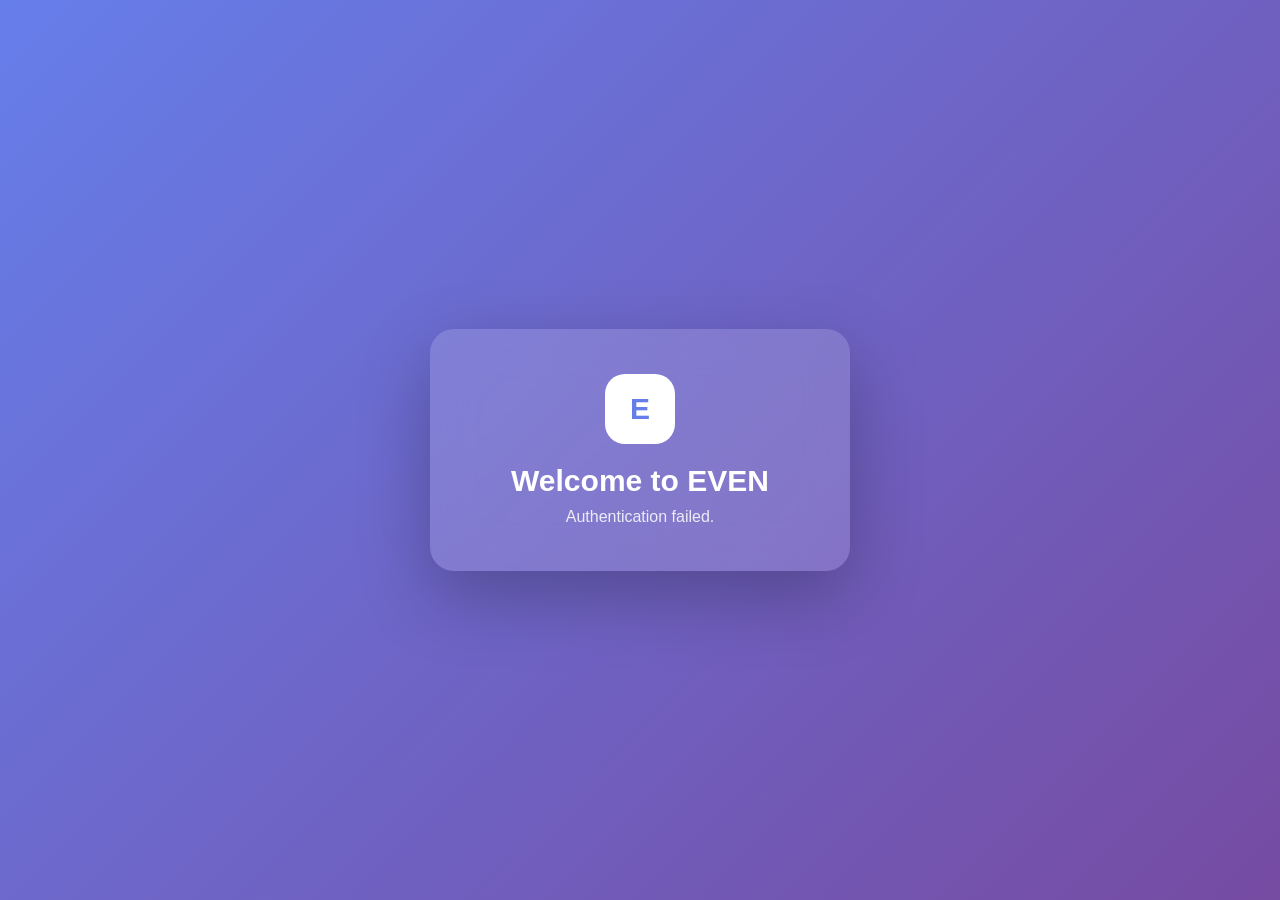
<file: oauth-success.html>
<!DOCTYPE html>
<html lang="en">

<head>

    <meta charset="UTF-8">

    <meta
        name="viewport"
        content="width=device-width, initial-scale=1.0">

    <title>EVEN | Signing In</title>

    <style>

        * {
            box-sizing: border-box;
        }

        body {

            margin: 0;

            min-height: 100vh;

            display: flex;

            align-items: center;

            justify-content: center;

            font-family: Inter, Arial, sans-serif;

            background:
                linear-gradient(
                    135deg,
                    #667eea,
                    #764ba2
                );

            color: white;
        }

        .box {

            width: 420px;

            max-width: 90%;

            padding: 45px;

            text-align: center;

            border-radius: 24px;

            background:
                rgba(255,255,255,.14);

            backdrop-filter:
                blur(20px);

            box-shadow:
                0 25px 70px
                rgba(0,0,0,.25);
        }

        .icon {

            width: 70px;

            height: 70px;

            margin: 0 auto 20px;

            display: flex;

            align-items: center;

            justify-content: center;

            border-radius: 20px;

            background: white;

            color: #667eea;

            font-size: 30px;

            font-weight: 800;
        }

        h1 {

            margin: 0 0 10px;

            font-size: 30px;
        }

        p {

            margin: 0;

            opacity: .85;
        }

        .loader {

            width: 40px;

            height: 40px;

            margin: 25px auto 0;

            border: 4px solid
                rgba(255,255,255,.3);

            border-top-color: white;

            border-radius: 50%;

            animation:
                spin 1s linear infinite;
        }

        @keyframes spin {

            to {
                transform: rotate(360deg);
            }

        }

    </style>

</head>


<body>

    <div class="box">

        <div class="icon">
            E
        </div>

        <h1>
            Welcome to EVEN
        </h1>

        <p>
            Completing your sign in...
        </p>

        <div class="loader"></div>

    </div>


    <script>

        const params =
            new URLSearchParams(
                window.location.search
            );


        const token =
            params.get("token");

        const userId =
            params.get("userId");

        const fullName =
            params.get("fullName");

        const username =
            params.get("username");

        const email =
            params.get("email");

        const role =
            params.get("role");


        if (!token) {

            document.querySelector("p")
                .textContent =
                "Authentication failed.";

            document.querySelector(".loader")
                .style.display = "none";

        } else {


            // =========================
            // SAVE LOGIN
            // =========================

            localStorage.setItem(
                "token",
                token
            );

            localStorage.setItem(
                "loggedIn",
                "true"
            );

            localStorage.setItem(
                "userId",
                userId || ""
            );

            localStorage.setItem(
                "fullName",
                fullName || ""
            );

            localStorage.setItem(
                "username",
                username || ""
            );

            localStorage.setItem(
                "email",
                email || ""
            );

            localStorage.setItem(
                "role",
                role || "USER"
            );


            // =========================
            // DASHBOARD
            // =========================

            setTimeout(() => {

                window.location.href =
                    "dashboard.html";

            }, 700);

        }

    </script>

</body>

</html>
</file>
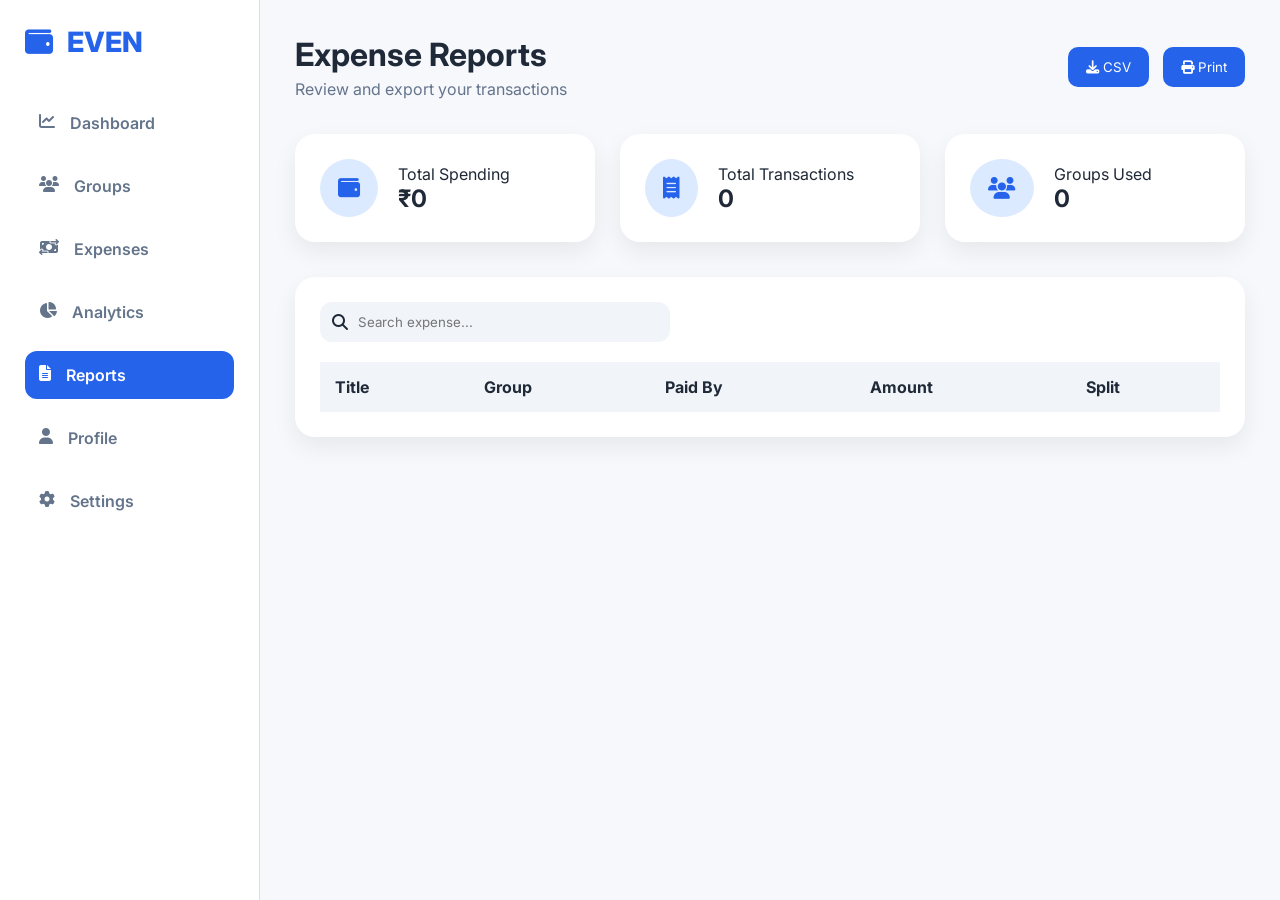
<file: reports.html>
<!DOCTYPE html>
<html lang="en">

<head>

<meta charset="UTF-8">
<meta name="viewport" content="width=device-width, initial-scale=1.0">

<title>EVEN | Reports</title>


<link href="https://fonts.googleapis.com/css2?family=Inter:wght@400;500;600;700;800&display=swap"
rel="stylesheet">


<link rel="stylesheet"
href="https://cdnjs.cloudflare.com/ajax/libs/font-awesome/6.5.0/css/all.min.css">


<link rel="stylesheet" href="css/reports.css">


</head>


<body>



<!-- SIDEBAR -->

<aside class="sidebar">


<div class="logo">

<i class="fa-solid fa-wallet"></i>
EVEN

</div>


<ul>


<li>
<a href="dashboard.html">
<i class="fa-solid fa-chart-line"></i>
Dashboard
</a>
</li>


<li>
<a href="groups.html">
<i class="fa-solid fa-users"></i>
Groups
</a>
</li>


<li>
<a href="expenses.html">
<i class="fa-solid fa-money-bill-transfer"></i>
Expenses
</a>
</li>


<li>
<a href="analytics.html">
<i class="fa-solid fa-chart-pie"></i>
Analytics
</a>
</li>


<li class="active">

<a href="reports.html">

<i class="fa-solid fa-file-lines"></i>

Reports

</a>

</li>


<li>
<a href="profile.html">
<i class="fa-solid fa-user"></i>
Profile
</a>
</li>


<li>
<a href="settings.html">
<i class="fa-solid fa-gear"></i>
Settings
</a>
</li>


</ul>


</aside>







<section class="main">



<header>


<div>

<h1>
Expense Reports
</h1>

<p>
Review and export your transactions
</p>


</div>



<div class="actions">

<button onclick="downloadCSV()">

<i class="fa-solid fa-download"></i>

CSV

</button>


<button onclick="window.print()">

<i class="fa-solid fa-print"></i>

Print

</button>


</div>


</header>








<div class="summary">


<div class="card">

<i class="fa-solid fa-wallet"></i>

<div>

<p>Total Spending</p>

<h2 id="total">
₹0
</h2>

</div>

</div>





<div class="card">

<i class="fa-solid fa-receipt"></i>

<div>

<p>Total Transactions</p>

<h2 id="transactions">
0
</h2>

</div>

</div>



<div class="card">

<i class="fa-solid fa-users"></i>

<div>

<p>Groups Used</p>

<h2 id="groups">
0
</h2>

</div>

</div>



</div>









<div class="table-box">


<div class="search">


<i class="fa-solid fa-search"></i>


<input
id="search"
placeholder="Search expense..."
onkeyup="searchReport()">



</div>





<table>


<thead>

<tr>

<th>
Title
</th>


<th>
Group
</th>


<th>
Paid By
</th>


<th>
Amount
</th>


<th>
Split
</th>


</tr>


</thead>


<tbody id="reportTable">


</tbody>


</table>



</div>





</section>



<script src="js/api.js"></script>
<script src="js/reports.js"></script>


</body>
</html>
</file>
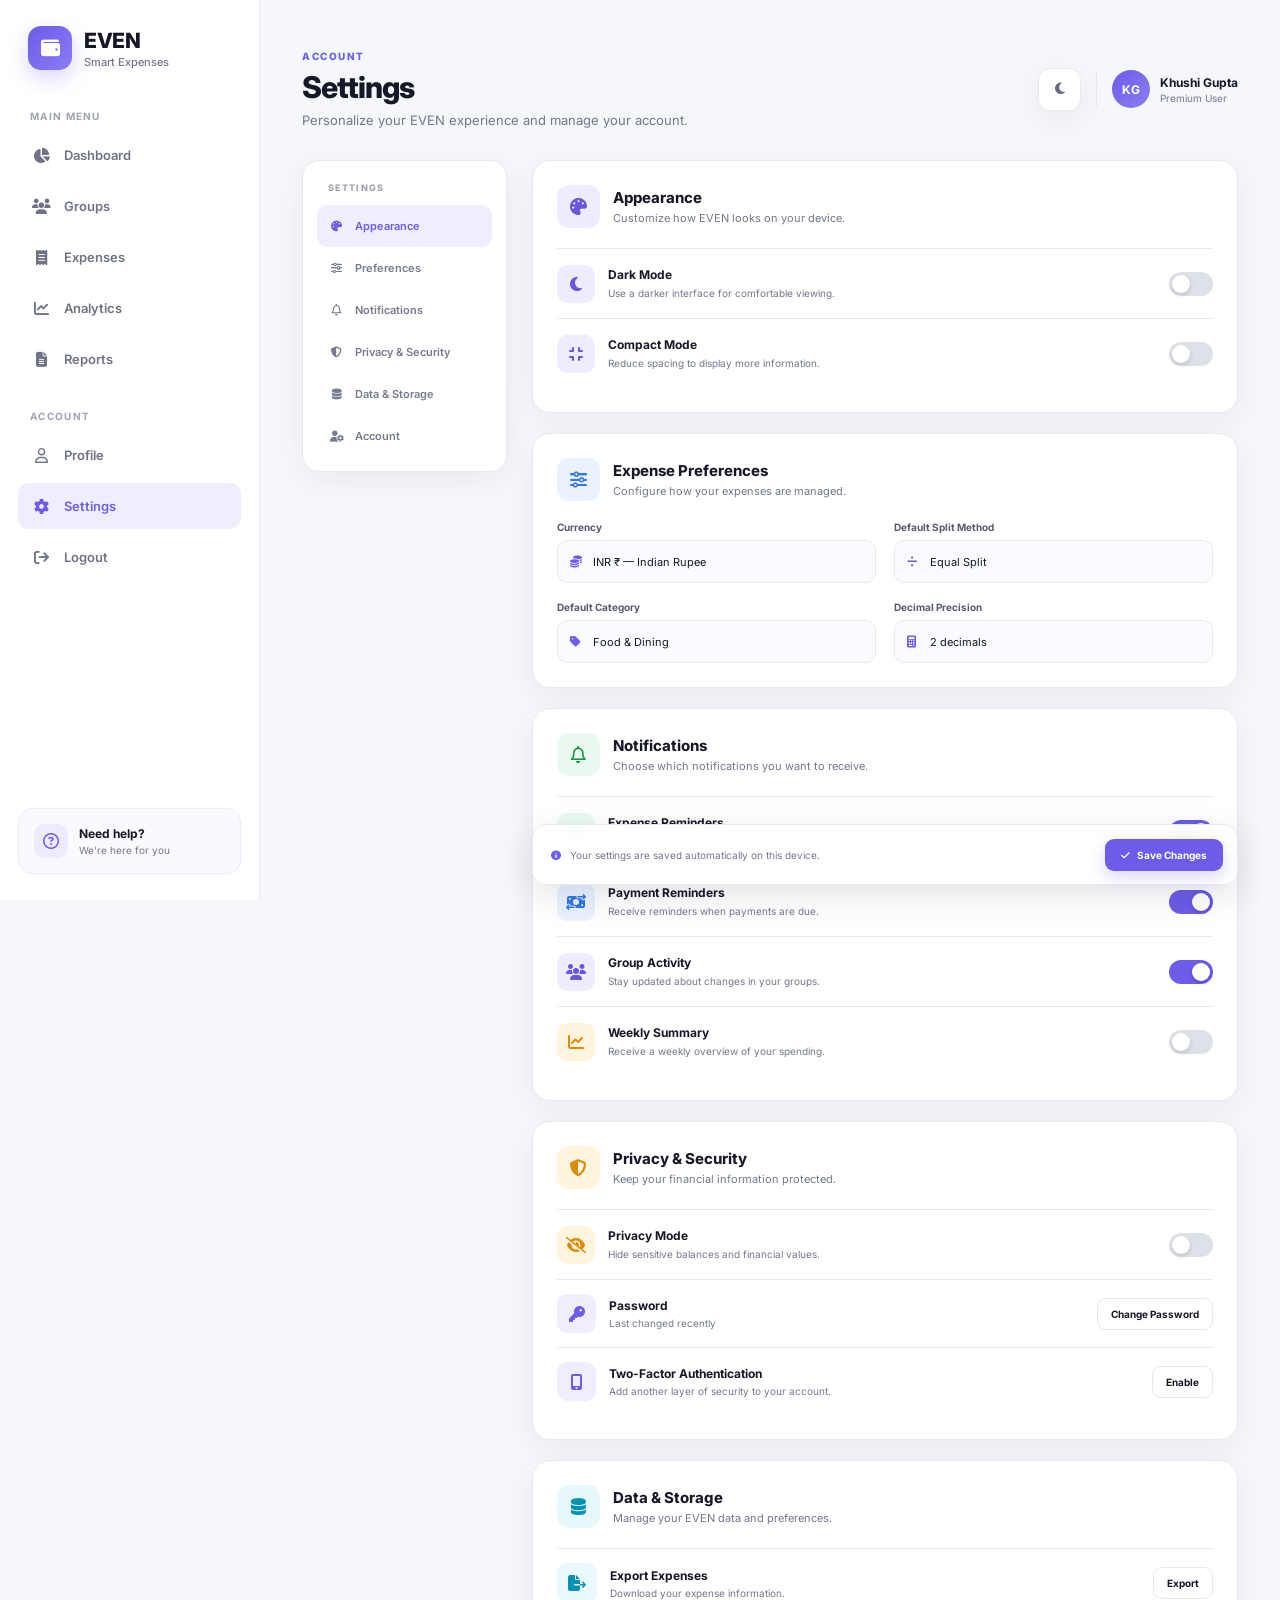
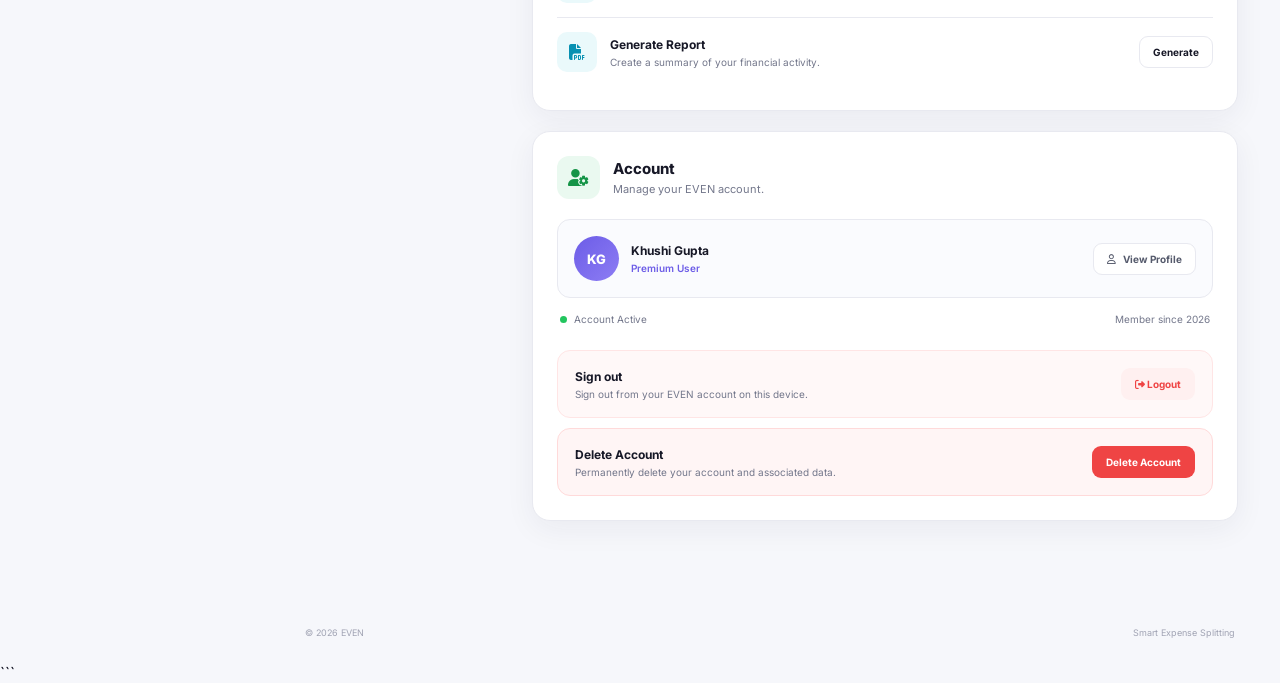
<file: settings.html>
```html
<!DOCTYPE html>
<html lang="en">

<head>
    <meta charset="UTF-8">
    <meta name="viewport" content="width=device-width, initial-scale=1.0">

    <title>EVEN | Settings</title>

    <link rel="preconnect" href="https://fonts.googleapis.com">
    <link rel="preconnect" href="https://fonts.gstatic.com" crossorigin>

    <link
        href="https://fonts.googleapis.com/css2?family=Inter:wght@400;500;600;700;800&display=swap"
        rel="stylesheet">

    <link
        rel="stylesheet"
        href="https://cdnjs.cloudflare.com/ajax/libs/font-awesome/6.7.2/css/all.min.css">

    <link rel="stylesheet" href="css/settings.css">
</head>

<body>

    <!-- SIDEBAR -->
    <aside class="sidebar">

        <div class="logo">
            <div class="logo-icon">
                <i class="fa-solid fa-wallet"></i>
            </div>

            <div class="logo-text">
                <h2>EVEN</h2>
                <span>Smart Expenses</span>
            </div>
        </div>

        <div class="menu-title">MAIN MENU</div>

        <nav class="sidebar-menu">

            <a href="dashboard.html">
                <i class="fa-solid fa-chart-pie"></i>
                <span>Dashboard</span>
            </a>

            <a href="groups.html">
                <i class="fa-solid fa-users"></i>
                <span>Groups</span>
            </a>

            <a href="expenses.html">
                <i class="fa-solid fa-receipt"></i>
                <span>Expenses</span>
            </a>

            <a href="analytics.html">
                <i class="fa-solid fa-chart-line"></i>
                <span>Analytics</span>
            </a>

            <a href="reports.html">
                <i class="fa-solid fa-file-lines"></i>
                <span>Reports</span>
            </a>

        </nav>

        <div class="menu-title account-title">ACCOUNT</div>

        <nav class="sidebar-menu">

            <a href="profile.html">
                <i class="fa-regular fa-user"></i>
                <span>Profile</span>
            </a>

            <a href="settings.html" class="active">
                <i class="fa-solid fa-gear"></i>
                <span>Settings</span>
            </a>

            <a href="login.html" id="logoutLink">
                <i class="fa-solid fa-arrow-right-from-bracket"></i>
                <span>Logout</span>
            </a>

        </nav>

        <div class="sidebar-help">

            <div class="help-icon">
                <i class="fa-regular fa-circle-question"></i>
            </div>

            <div>
                <strong>Need help?</strong>
                <span>We're here for you</span>
            </div>

        </div>

    </aside>


    <!-- MAIN -->
    <main class="main">

        <!-- TOPBAR -->
        <header class="topbar">

            <div>
                <span class="page-label">ACCOUNT</span>

                <h1>Settings</h1>

                <p>
                    Personalize your EVEN experience and manage your account.
                </p>
            </div>

            <div class="top-actions">

                <button
                    class="theme-button"
                    id="quickTheme"
                    type="button"
                    title="Toggle theme">

                    <i class="fa-solid fa-moon"></i>

                </button>

                <div class="user-mini">

                    <div class="mini-avatar">KG</div>

                    <div>
                        <strong>Khushi Gupta</strong>
                        <span>Premium User</span>
                    </div>

                </div>

            </div>

        </header>


        <!-- SETTINGS LAYOUT -->
        <div class="settings-layout">

            <!-- SETTINGS NAVIGATION -->
            <aside class="settings-nav">

                <div class="nav-heading">
                    SETTINGS
                </div>

                <a href="#appearance" class="setting-nav-link active">
                    <i class="fa-solid fa-palette"></i>
                    <span>Appearance</span>
                </a>

                <a href="#preferences" class="setting-nav-link">
                    <i class="fa-solid fa-sliders"></i>
                    <span>Preferences</span>
                </a>

                <a href="#notifications" class="setting-nav-link">
                    <i class="fa-regular fa-bell"></i>
                    <span>Notifications</span>
                </a>

                <a href="#privacy" class="setting-nav-link">
                    <i class="fa-solid fa-shield-halved"></i>
                    <span>Privacy & Security</span>
                </a>

                <a href="#data" class="setting-nav-link">
                    <i class="fa-solid fa-database"></i>
                    <span>Data & Storage</span>
                </a>

                <a href="#account" class="setting-nav-link">
                    <i class="fa-solid fa-user-gear"></i>
                    <span>Account</span>
                </a>

            </aside>


            <!-- SETTINGS CONTENT -->
            <section class="settings-content">


                <!-- APPEARANCE -->
                <div class="settings-card" id="appearance">

                    <div class="card-title">

                        <div class="title-icon purple">
                            <i class="fa-solid fa-palette"></i>
                        </div>

                        <div>
                            <h2>Appearance</h2>
                            <p>Customize how EVEN looks on your device.</p>
                        </div>

                    </div>


                    <div class="setting-item">

                        <div class="setting-info">

                            <div class="setting-icon">
                                <i class="fa-solid fa-moon"></i>
                            </div>

                            <div>
                                <h3>Dark Mode</h3>
                                <p>
                                    Use a darker interface for comfortable viewing.
                                </p>
                            </div>

                        </div>

                        <label class="switch">
                            <input type="checkbox" id="themeToggle">
                            <span></span>
                        </label>

                    </div>


                    <div class="setting-item">

                        <div class="setting-info">

                            <div class="setting-icon">
                                <i class="fa-solid fa-compress"></i>
                            </div>

                            <div>
                                <h3>Compact Mode</h3>
                                <p>
                                    Reduce spacing to display more information.
                                </p>
                            </div>

                        </div>

                        <label class="switch">
                            <input type="checkbox" id="compactMode">
                            <span></span>
                        </label>

                    </div>

                </div>


                <!-- PREFERENCES -->
                <div class="settings-card" id="preferences">

                    <div class="card-title">

                        <div class="title-icon blue">
                            <i class="fa-solid fa-sliders"></i>
                        </div>

                        <div>
                            <h2>Expense Preferences</h2>
                            <p>Configure how your expenses are managed.</p>
                        </div>

                    </div>


                    <div class="form-grid">

                        <div class="form-group">

                            <label>Currency</label>

                            <div class="select-wrapper">
                                <i class="fa-solid fa-coins"></i>

                                <select id="currency">
                                    <option value="INR">INR ₹ — Indian Rupee</option>
                                    <option value="USD">USD $ — US Dollar</option>
                                    <option value="EUR">EUR € — Euro</option>
                                    <option value="GBP">GBP £ — British Pound</option>
                                </select>
                            </div>

                        </div>


                        <div class="form-group">

                            <label>Default Split Method</label>

                            <div class="select-wrapper">
                                <i class="fa-solid fa-divide"></i>

                                <select id="splitMethod">
                                    <option value="equal">Equal Split</option>
                                    <option value="exact">Exact Amounts</option>
                                    <option value="percentage">Percentage</option>
                                    <option value="shares">Shares</option>
                                </select>
                            </div>

                        </div>


                        <div class="form-group">

                            <label>Default Category</label>

                            <div class="select-wrapper">
                                <i class="fa-solid fa-tag"></i>

                                <select id="category">
                                    <option>Food & Dining</option>
                                    <option>Travel</option>
                                    <option>Shopping</option>
                                    <option>Entertainment</option>
                                    <option>Bills & Utilities</option>
                                    <option>Other</option>
                                </select>
                            </div>

                        </div>


                        <div class="form-group">

                            <label>Decimal Precision</label>

                            <div class="select-wrapper">
                                <i class="fa-solid fa-calculator"></i>

                                <select id="precision">
                                    <option value="0">0 decimals</option>
                                    <option value="2" selected>2 decimals</option>
                                    <option value="3">3 decimals</option>
                                </select>
                            </div>

                        </div>

                    </div>

                </div>


                <!-- NOTIFICATIONS -->
                <div class="settings-card" id="notifications">

                    <div class="card-title">

                        <div class="title-icon green">
                            <i class="fa-regular fa-bell"></i>
                        </div>

                        <div>
                            <h2>Notifications</h2>
                            <p>Choose which notifications you want to receive.</p>
                        </div>

                    </div>


                    <div class="setting-item">

                        <div class="setting-info">
                            <div class="setting-icon green">
                                <i class="fa-solid fa-receipt"></i>
                            </div>

                            <div>
                                <h3>Expense Reminders</h3>
                                <p>Get reminders about unsettled expenses.</p>
                            </div>
                        </div>

                        <label class="switch">
                            <input type="checkbox" id="expenseNotifications" checked>
                            <span></span>
                        </label>

                    </div>


                    <div class="setting-item">

                        <div class="setting-info">
                            <div class="setting-icon blue">
                                <i class="fa-solid fa-money-bill-transfer"></i>
                            </div>

                            <div>
                                <h3>Payment Reminders</h3>
                                <p>Receive reminders when payments are due.</p>
                            </div>
                        </div>

                        <label class="switch">
                            <input type="checkbox" id="paymentNotifications" checked>
                            <span></span>
                        </label>

                    </div>


                    <div class="setting-item">

                        <div class="setting-info">
                            <div class="setting-icon purple">
                                <i class="fa-solid fa-users"></i>
                            </div>

                            <div>
                                <h3>Group Activity</h3>
                                <p>Stay updated about changes in your groups.</p>
                            </div>
                        </div>

                        <label class="switch">
                            <input type="checkbox" id="groupNotifications" checked>
                            <span></span>
                        </label>

                    </div>


                    <div class="setting-item">

                        <div class="setting-info">
                            <div class="setting-icon orange">
                                <i class="fa-solid fa-chart-line"></i>
                            </div>

                            <div>
                                <h3>Weekly Summary</h3>
                                <p>Receive a weekly overview of your spending.</p>
                            </div>
                        </div>

                        <label class="switch">
                            <input type="checkbox" id="weeklySummary">
                            <span></span>
                        </label>

                    </div>

                </div>


                <!-- PRIVACY -->
                <div class="settings-card" id="privacy">

                    <div class="card-title">

                        <div class="title-icon orange">
                            <i class="fa-solid fa-shield-halved"></i>
                        </div>

                        <div>
                            <h2>Privacy & Security</h2>
                            <p>Keep your financial information protected.</p>
                        </div>

                    </div>


                    <div class="setting-item">

                        <div class="setting-info">

                            <div class="setting-icon orange">
                                <i class="fa-solid fa-eye-slash"></i>
                            </div>

                            <div>
                                <h3>Privacy Mode</h3>
                                <p>Hide sensitive balances and financial values.</p>
                            </div>

                        </div>

                        <label class="switch">
                            <input type="checkbox" id="privacy">
                            <span></span>
                        </label>

                    </div>


                    <div class="security-row">

                        <div class="security-icon">
                            <i class="fa-solid fa-key"></i>
                        </div>

                        <div class="security-info">
                            <h3>Password</h3>
                            <p>Last changed recently</p>
                        </div>

                        <button class="outline-button" id="changePassword">
                            Change Password
                        </button>

                    </div>


                    <div class="security-row">

                        <div class="security-icon">
                            <i class="fa-solid fa-mobile-screen-button"></i>
                        </div>

                        <div class="security-info">
                            <h3>Two-Factor Authentication</h3>
                            <p>Add another layer of security to your account.</p>
                        </div>

                        <button class="outline-button" id="twoFactor">
                            Enable
                        </button>

                    </div>

                </div>


                <!-- DATA -->
                <div class="settings-card" id="data">

                    <div class="card-title">

                        <div class="title-icon cyan">
                            <i class="fa-solid fa-database"></i>
                        </div>

                        <div>
                            <h2>Data & Storage</h2>
                            <p>Manage your EVEN data and preferences.</p>
                        </div>

                    </div>


                    <div class="data-actions">

                        <div class="data-action">

                            <div class="data-icon">
                                <i class="fa-solid fa-file-export"></i>
                            </div>

                            <div>
                                <h3>Export Expenses</h3>
                                <p>Download your expense information.</p>
                            </div>

                            <button class="outline-button" id="exportData">
                                Export
                            </button>

                        </div>


                        <div class="data-action">

                            <div class="data-icon">
                                <i class="fa-solid fa-file-pdf"></i>
                            </div>

                            <div>
                                <h3>Generate Report</h3>
                                <p>Create a summary of your financial activity.</p>
                            </div>

                            <button class="outline-button" id="generateReport">
                                Generate
                            </button>

                        </div>

                    </div>

                </div>


                <!-- ACCOUNT -->
                <div class="settings-card" id="account">

                    <div class="card-title">

                        <div class="title-icon green">
                            <i class="fa-solid fa-user-gear"></i>
                        </div>

                        <div>
                            <h2>Account</h2>
                            <p>Manage your EVEN account.</p>
                        </div>

                    </div>


                    <div class="account-row">

                        <div class="account-user">

                            <div class="account-avatar">
                                KG
                            </div>

                            <div>
                                <strong>Khushi Gupta</strong>
                                <span>Premium User</span>
                            </div>

                        </div>


                        <a href="profile.html" class="profile-button">
                            <i class="fa-regular fa-user"></i>
                            View Profile
                        </a>

                    </div>


                    <div class="account-status">

                        <div>
                            <span class="status-dot"></span>
                            Account Active
                        </div>

                        <span>Member since 2026</span>

                    </div>


                    <div class="danger-area">

                        <div>
                            <h3>Sign out</h3>

                            <p>
                                Sign out from your EVEN account on this device.
                            </p>
                        </div>

                        <button
                            class="logout-button"
                            id="logoutButton"
                            type="button">

                            <i class="fa-solid fa-right-from-bracket"></i>
                            Logout

                        </button>

                    </div>


                    <div class="delete-area">

                        <div>
                            <h3>Delete Account</h3>
                            <p>
                                Permanently delete your account and associated data.
                            </p>
                        </div>

                        <button
                            class="delete-button"
                            id="deleteAccount"
                            type="button">

                            Delete Account

                        </button>

                    </div>

                </div>


                <!-- SAVE BAR -->
                <div class="save-bar">

                    <div>
                        <i class="fa-solid fa-circle-info"></i>

                        <span>
                            Your settings are saved automatically on this device.
                        </span>
                    </div>

                    <button id="saveSettings">
                        <i class="fa-solid fa-check"></i>
                        Save Changes
                    </button>

                </div>

            </section>

        </div>


        <!-- FOOTER -->
        <footer class="footer">

            <span>© 2026 EVEN</span>

            <span>Smart Expense Splitting</span>

        </footer>

    </main>


    <!-- TOAST -->
    <div class="toast" id="toast">

        <div class="toast-icon">
            <i class="fa-solid fa-check"></i>
        </div>

        <div>
            <strong id="toastTitle">Success</strong>
            <span id="toastText">Settings saved successfully.</span>
        </div>

        <button id="closeToast">
            <i class="fa-solid fa-xmark"></i>
        </button>

    </div>


    <script src="js/api.js"></script>
    <script src="js/settings.js"></script>

</body>

</html>
```
</file>
<file: css/style.css>
* {
    margin: 0;
    padding: 0;
    box-sizing: border-box;
}

html {
    scroll-behavior: smooth;
}

body {
    font-family: "Inter", sans-serif;
    background: #faf9ff;
    color: #11133d;
    overflow-x: hidden;
    transition:
        background 0.35s ease,
        color 0.35s ease;
}

a {
    text-decoration: none;
    color: inherit;
}

button {
    font-family: inherit;
}

section {
    width: 100%;
}


/* ================================
   NAVBAR
================================ */

.navbar {
    width: calc(100% - 100px);
    max-width: 1370px;
    height: 94px;

    position: relative;
    z-index: 100;

    margin: 16px auto 0;
    padding: 0 20px;

    display: flex;
    align-items: center;
    justify-content: space-between;

    background: rgba(255, 255, 255, 0.88);

    border: 1px solid #e7e3f8;
    border-radius: 22px;

    box-shadow: 0 15px 40px rgba(72, 49, 160, 0.08);

    backdrop-filter: blur(20px);

    transition:
        background 0.35s ease,
        border-color 0.35s ease,
        box-shadow 0.35s ease;
}


/* LOGO */

.logo {
    display: flex;
    align-items: center;
    gap: 14px;
}

.logo-box {
    width: 54px;
    height: 54px;

    display: flex;
    align-items: center;
    justify-content: center;

    border-radius: 15px;

    color: white;

    font-size: 22px;
    font-weight: 800;

    background: linear-gradient(
        135deg,
        #6d32f2,
        #853cf5,
        #4c6fff
    );

    box-shadow: 0 9px 20px rgba(102, 55, 240, 0.25);
}

.logo-text {
    display: flex;
    flex-direction: column;
}

.logo-text strong {
    font-size: 24px;
    color: #11133d;
    line-height: 1.1;
    transition: color 0.35s ease;
}

.logo-text span {
    margin-top: 5px;
    font-size: 13px;
    color: #6c6c9a;
    transition: color 0.35s ease;
}


/* NAV LINKS */

.nav-links {
    display: flex;
    align-items: center;
    gap: 50px;
}

.nav-links a {
    color: #121440;
    font-size: 15px;
    font-weight: 600;
    transition: color 0.25s ease;
}

.nav-links a:hover {
    color: #6934ee;
}


/* ACTIONS */

.nav-actions {
    display: flex;
    align-items: center;
    gap: 14px;
}


/* THEME BUTTON */

.theme-toggle {
    width: 54px;
    height: 54px;

    border: 1px solid #ddd9f3;
    border-radius: 17px;

    background: #ffffff;
    color: #16173e;

    cursor: pointer;

    display: flex;
    align-items: center;
    justify-content: center;

    font-size: 18px;

    transition:
        background 0.3s ease,
        color 0.3s ease,
        border-color 0.3s ease,
        transform 0.3s ease,
        box-shadow 0.3s ease;
}

.theme-toggle:hover {
    transform: translateY(-2px);
    background: #f1edff;
    box-shadow: 0 10px 25px rgba(87, 49, 205, 0.12);
}

.theme-toggle i {
    transition: transform 0.35s ease;
}


/* LOGIN */

.login-btn {
    height: 54px;
    padding: 0 29px;

    display: flex;
    align-items: center;
    justify-content: center;

    border: 1px solid #ddd9f3;
    border-radius: 17px;

    font-size: 15px;
    font-weight: 700;

    color: #11133d;
    background: #fff;

    transition: 0.3s ease;
}

.login-btn:hover {
    background: #f5f1ff;
}


/* GET STARTED */

.get-started {
    height: 54px;
    padding: 0 28px;

    display: flex;
    align-items: center;
    gap: 13px;

    border-radius: 17px;

    color: white;

    font-size: 15px;
    font-weight: 700;

    background: linear-gradient(
        135deg,
        #6430ef,
        #8138ed
    );

    box-shadow: 0 10px 25px rgba(102, 48, 230, 0.25);

    transition: 0.3s ease;
}

.get-started:hover {
    transform: translateY(-2px);
}


/* MOBILE */

.mobile-menu {
    display: none;

    width: 48px;
    height: 48px;

    border: 1px solid #ddd9f3;
    border-radius: 14px;

    background: white;
    color: #17183f;

    cursor: pointer;
}


/* ================================
   HERO
================================ */

.hero {
    width: calc(100% - 100px);
    max-width: 1370px;

    min-height: 620px;

    margin: 0 auto;

    display: grid;

    grid-template-columns:
        minmax(420px, 0.9fr)
        minmax(600px, 1.1fr);

    align-items: center;

    gap: 40px;

    padding: 45px 30px 35px;

    position: relative;
}

.hero::before {
    content: "";

    position: absolute;

    width: 500px;
    height: 500px;

    right: 100px;
    top: 50px;

    background: radial-gradient(
        circle,
        rgba(153, 125, 255, 0.17),
        transparent 70%
    );

    pointer-events: none;
}

.hero-content {
    position: relative;
    z-index: 3;
}

.eyebrow {
    width: fit-content;

    display: flex;
    align-items: center;
    gap: 10px;

    padding: 10px 17px;

    border-radius: 30px;

    border: 1px solid #e3d9ff;

    background: #faf7ff;

    color: #7134ed;

    font-size: 13px;
    font-weight: 800;
    letter-spacing: 0.4px;

    transition:
        background 0.35s ease,
        border-color 0.35s ease,
        color 0.35s ease;
}

.hero h1 {
    max-width: 650px;

    margin-top: 25px;

    font-size: clamp(58px, 5vw, 82px);

    line-height: 0.99;

    letter-spacing: -4px;

    color: #101342;

    font-weight: 800;

    transition: color 0.35s ease;
}

.hero h1 span {
    display: block;

    background: linear-gradient(
        90deg,
        #5e2ce8,
        #7d35ef,
        #38bfc1
    );

    -webkit-background-clip: text;
    background-clip: text;

    color: transparent;
}

.hero-description {
    max-width: 550px;

    margin-top: 28px;

    color: #5d6088;

    font-size: 18px;
    line-height: 1.7;

    transition: color 0.35s ease;
}


/* BUTTONS */

.hero-buttons {
    display: flex;
    align-items: center;
    gap: 16px;

    margin-top: 30px;
}

.primary-btn {
    min-height: 60px;

    padding: 0 28px;

    display: flex;
    align-items: center;
    gap: 16px;

    border-radius: 17px;

    color: white;

    font-size: 15px;
    font-weight: 700;

    background: linear-gradient(
        135deg,
        #5926e9,
        #8337ef
    );

    box-shadow: 0 15px 30px rgba(102, 45, 232, 0.23);

    transition: 0.3s ease;
}

.primary-btn:hover {
    transform: translateY(-3px);
}

.secondary-btn {
    min-height: 60px;

    padding: 0 22px;

    display: flex;
    align-items: center;
    gap: 13px;

    border-radius: 17px;

    color: #17183f;

    background: white;

    border: 1px solid #e2def2;

    font-size: 15px;
    font-weight: 700;

    transition: 0.3s ease;
}

.secondary-btn:hover {
    transform: translateY(-2px);
}

.play-button {
    width: 28px;
    height: 28px;

    display: flex;
    align-items: center;
    justify-content: center;

    border: 1px solid #aaa3ce;
    border-radius: 50%;

    color: #4d31c8;

    font-size: 10px;
}


/* USER PROOF */

.user-proof {
    margin-top: 38px;

    display: flex;
    align-items: center;
    gap: 16px;
}

.avatars {
    display: flex;
    align-items: center;
}

.user-avatar,
.user-count {
    width: 42px;
    height: 42px;

    border-radius: 50%;

    display: flex;
    align-items: center;
    justify-content: center;

    border: 3px solid #faf9ff;

    margin-left: -7px;

    color: white;

    font-weight: 700;
    font-size: 13px;
}

.user-avatar:first-child {
    margin-left: 0;
}

.avatar-one {
    background: #7c5ce9;
}

.avatar-two {
    background: #ef72a4;
}

.avatar-three {
    background: #f5a34c;
}

.avatar-four {
    background: #48b99a;
}

.user-count {
    margin-left: -6px;
    background: #5d2ce7;
    font-size: 11px;
}

.proof-text {
    display: flex;
    flex-direction: column;
    gap: 3px;
}

.proof-text strong {
    font-size: 14px;
    color: #20204d;
}

.proof-text span {
    font-size: 13px;
    color: #73749b;
}


/* ================================
   HERO VISUAL
================================ */

.hero-visual {
    min-height: 590px;

    position: relative;

    display: flex;
    align-items: center;
    justify-content: center;
}

.circle {
    position: absolute;
    border-radius: 50%;
}

.circle-one {
    width: 330px;
    height: 330px;

    right: 40px;
    top: 120px;

    background: linear-gradient(
        135deg,
        rgba(174, 153, 255, 0.55),
        rgba(119, 164, 255, 0.3)
    );
}

.circle-two {
    width: 230px;
    height: 230px;

    left: 80px;
    bottom: 100px;

    background: linear-gradient(
        135deg,
        rgba(205, 181, 255, 0.4),
        rgba(131, 224, 210, 0.18)
    );
}


/* PHONE */

.phone {
    position: absolute;

    width: 335px;
    height: 600px;

    right: 170px;
    top: 5px;

    z-index: 5;

    padding: 8px;

    border-radius: 42px;

    background: linear-gradient(
        145deg,
        #080815,
        #222239
    );

    box-shadow:
        0 30px 70px rgba(34, 24, 89, 0.35),
        inset 0 0 0 2px #55556e;

    transform: rotate(-3deg);

    transition: transform 0.4s ease;
}

.phone:hover {
    transform: rotate(0deg) translateY(-5px);
}

.phone-top {
    position: absolute;

    z-index: 20;

    width: 105px;
    height: 27px;

    top: 12px;
    left: 50%;

    transform: translateX(-50%);

    background: #07070e;

    border-radius: 20px;
}

.phone-screen {
    width: 100%;
    height: 100%;

    overflow: hidden;

    border-radius: 35px;

    background: linear-gradient(
        180deg,
        #5a2ee7 0,
        #7035ee 150px,
        #f7f6ff 150px
    );

    position: relative;
}

.phone-status {
    padding: 18px 19px 0;

    display: flex;
    justify-content: space-between;

    color: white;

    font-size: 10px;
    font-weight: 700;
}

.phone-status div {
    display: flex;
    gap: 6px;
}

.phone-title {
    margin: 26px 18px 14px;

    display: flex;
    justify-content: space-between;

    color: white;

    font-size: 16px;
}

.balance-card {
    position: relative;

    margin: 0 12px;

    min-height: 125px;

    padding: 18px;

    border-radius: 20px;

    background: rgba(255, 255, 255, 0.97);

    box-shadow: 0 12px 30px rgba(56, 38, 132, 0.12);
}

.balance-card > span {
    display: block;

    font-size: 10px;
    color: #555675;
}

.balance-card strong {
    display: block;

    margin-top: 5px;

    font-size: 28px;

    color: #12a26d;
}

.balance-card small {
    display: inline-flex;
    align-items: center;
    gap: 4px;

    margin-top: 4px;

    padding: 4px 7px;

    border-radius: 10px;

    background: #e9f8f0;

    color: #149a69;

    font-size: 8px;
    font-weight: 700;
}

.mini-chart {
    position: absolute;

    right: 14px;
    bottom: 17px;

    width: 70px;
    height: 38px;

    display: flex;
    align-items: flex-end;
    gap: 5px;
}

.mini-chart span {
    width: 8px;

    border-radius: 6px 6px 0 0;

    background: linear-gradient(
        180deg,
        #52cfa7,
        #d6f5e9
    );
}

.mini-chart span:nth-child(1) {
    height: 12px;
}

.mini-chart span:nth-child(2) {
    height: 18px;
}

.mini-chart span:nth-child(3) {
    height: 15px;
}

.mini-chart span:nth-child(4) {
    height: 28px;
}

.mini-chart span:nth-child(5) {
    height: 34px;
}

.recent-title {
    margin: 16px 18px 8px;

    font-size: 10px;
    font-weight: 800;

    color: #17183e;
}

.group-card {
    margin: 0 12px;

    padding: 10px 10px 8px;

    border-radius: 18px;

    background: white;

    box-shadow: 0 8px 25px rgba(65, 45, 140, 0.08);
}

.group-heading {
    display: flex;
    align-items: center;

    gap: 8px;

    padding-bottom: 10px;

    border-bottom: 1px solid #eeeeF7;
}

.group-icon {
    width: 29px;
    height: 29px;

    display: flex;
    align-items: center;
    justify-content: center;

    border-radius: 9px;

    background: #eee9ff;

    color: #6632e7;

    font-size: 11px;
}

.group-heading > div:nth-child(2) {
    flex: 1;

    display: flex;
    flex-direction: column;
}

.group-heading strong {
    font-size: 9px;
    color: #20204a;
}

.group-heading span {
    margin-top: 2px;

    font-size: 7px;
    color: #77779a;
}

.group-heading b {
    font-size: 9px;
    color: #20204a;
}

.member {
    min-height: 45px;

    display: flex;
    align-items: center;

    gap: 8px;

    border-bottom: 1px solid #f0eff7;
}

.member:last-child {
    border-bottom: 0;
}

.member-avatar {
    width: 26px;
    height: 26px;

    display: flex;
    align-items: center;
    justify-content: center;

    border-radius: 50%;

    color: white;

    font-size: 8px;
    font-weight: 800;
}

.member-avatar.green {
    background: #48b992;
}

.member-avatar.pink {
    background: #ec5c9a;
}

.member-avatar.orange {
    background: #f3a04d;
}

.member-avatar.purple {
    background: #7359dd;
}

.member-info {
    flex: 1;

    display: flex;
    flex-direction: column;
}

.member-info strong {
    font-size: 8px;
    color: #25254c;
}

.member-info span {
    margin-top: 2px;

    font-size: 7px;
    color: #77779a;
}

.member > b {
    font-size: 8px;
}

.green-text {
    color: #14a36d;
}

.red-text {
    color: #f04e67;
}

.phone-nav {
    position: absolute;

    left: 0;
    right: 0;
    bottom: 0;

    height: 58px;

    padding: 5px 9px;

    display: flex;
    align-items: center;
    justify-content: space-around;

    background: rgba(255, 255, 255, 0.97);

    border-top: 1px solid #eceaf4;
}

.phone-nav > div:not(.add-button) {
    display: flex;
    flex-direction: column;
    align-items: center;
    gap: 3px;

    color: #8585a0;

    font-size: 7px;
}

.phone-nav > div:not(.add-button) i {
    font-size: 12px;
}

.phone-nav .active {
    color: #6331e8 !important;
}

.add-button {
    width: 43px;
    height: 43px;

    margin-top: -24px;

    display: flex;
    align-items: center;
    justify-content: center;

    border-radius: 50%;

    background: linear-gradient(
        135deg,
        #6330ed,
        #7e36ee
    );

    color: white;

    font-size: 26px;

    box-shadow: 0 8px 18px rgba(92, 42, 218, 0.3);
}


/* ================================
   FLOATING CARDS
================================ */

.floating-card {
    position: absolute;

    z-index: 8;

    background: rgba(255, 255, 255, 0.94);

    border: 1px solid rgba(255, 255, 255, 0.8);

    box-shadow: 0 20px 45px rgba(57, 38, 130, 0.14);

    backdrop-filter: blur(15px);

    border-radius: 22px;

    transition:
        background 0.35s ease,
        border-color 0.35s ease,
        box-shadow 0.35s ease;
}

.expense-floating {
    width: 260px;

    right: -5px;
    top: 65px;

    padding: 23px;
}

.floating-heading {
    display: flex;
    align-items: center;
    gap: 12px;
}

.floating-icon {
    width: 48px;
    height: 48px;

    display: flex;
    align-items: center;
    justify-content: center;

    border-radius: 15px;

    color: #14a36d;

    font-size: 18px;
}

.green-bg {
    background: #ddf5eb;
}

.floating-heading div:last-child {
    display: flex;
    flex-direction: column;
}

.floating-heading strong {
    color: #1a1b43;
    font-size: 12px;
}

.floating-heading span {
    margin-top: 4px;

    color: #77789a;
    font-size: 10px;
}

.expense-floating h3 {
    margin-top: 13px;

    font-size: 29px;

    color: #11133d;
}

.green-line {
    width: 90px;
    height: 20px;

    margin-left: auto;
    margin-top: -10px;

    border-bottom: 3px solid #48c49c;

    border-radius: 50%;
}

.settle-floating {
    width: 285px;

    right: -10px;
    bottom: 72px;

    padding: 23px;

    display: flex;
    gap: 15px;
}

.settle-icon {
    width: 43px;
    height: 43px;

    flex-shrink: 0;

    display: flex;
    align-items: center;
    justify-content: center;

    border-radius: 14px;

    background: #e9e5ff;

    color: #6132e9;
}

.settle-floating strong {
    font-size: 14px;
    color: #1b1c46;
}

.settle-floating p {
    margin-top: 7px;

    font-size: 11px;

    line-height: 1.5;

    color: #64658c;
}

.small-avatars {
    display: flex;
    align-items: center;

    margin-top: 12px;
}

.small-avatars span {
    width: 26px;
    height: 26px;

    margin-left: -5px;

    border: 2px solid white;

    border-radius: 50%;

    display: flex;
    align-items: center;
    justify-content: center;

    color: white;

    font-size: 8px;
    font-weight: 800;
}

.small-avatars span:first-child {
    margin-left: 0;
    background: #6d4ae5;
}

.small-avatars span:nth-child(2) {
    background: #ec699f;
}

.small-avatars span:nth-child(3) {
    background: #f4a14f;
}

.small-avatars span:nth-child(4) {
    background: #4bb894;
}

.small-avatars b {
    width: 35px;
    height: 35px;

    margin-left: auto;

    display: flex;
    align-items: center;
    justify-content: center;

    border-radius: 50%;

    background: #6030e8;

    color: white;
}

.success-card {
    position: absolute;

    z-index: 10;

    left: 30px;
    bottom: 35px;

    min-width: 260px;

    padding: 16px 20px;

    display: flex;
    align-items: center;
    gap: 12px;

    border-radius: 18px;

    color: white;

    background: linear-gradient(
        135deg,
        #5830e4,
        #7136ed
    );

    box-shadow: 0 20px 35px rgba(77, 39, 190, 0.27);
}

.success-icon {
    width: 38px;
    height: 38px;

    display: flex;
    align-items: center;
    justify-content: center;

    border-radius: 50%;

    background: rgba(255, 255, 255, 0.2);
}

.success-card div:last-child {
    display: flex;
    flex-direction: column;
}

.success-card strong {
    font-size: 12px;
}

.success-card span {
    margin-top: 4px;

    font-size: 10px;

    color: #ded8ff;
}


/* ================================
   FEATURES
================================ */

.feature-strip {
    width: calc(100% - 100px);
    max-width: 1370px;

    margin: 0 auto;

    min-height: 130px;

    padding: 25px 35px;

    display: grid;

    grid-template-columns: repeat(4, 1fr);

    gap: 20px;

    align-items: center;

    background: rgba(255, 255, 255, 0.9);

    border: 1px solid #e9e5f6;

    border-radius: 24px;

    box-shadow: 0 15px 45px rgba(69, 48, 139, 0.07);

    transition:
        background 0.35s ease,
        border-color 0.35s ease;
}

.feature-item {
    min-height: 75px;

    display: flex;
    align-items: center;

    gap: 15px;

    padding-right: 20px;

    border-right: 1px solid #e6e3ef;
}

.feature-item:last-child {
    border-right: 0;
}

.feature-icon {
    width: 57px;
    height: 57px;

    flex-shrink: 0;

    display: flex;
    align-items: center;
    justify-content: center;

    border-radius: 17px;

    font-size: 20px;
}

.purple-icon {
    background: #e9e2ff;
    color: #6432e9;
}

.pink-icon {
    background: #ffe4ee;
    color: #e93276;
}

.green-icon {
    background: #ddf5eb;
    color: #18a36e;
}

.blue-icon {
    background: #e3ebff;
    color: #2865dc;
}

.feature-item h3 {
    font-size: 14px;
    color: #14153d;
}

.feature-item p {
    margin-top: 7px;

    font-size: 11px;

    line-height: 1.5;

    color: #707199;
}


/* ================================
   STATS
================================ */

.stats-section {
    margin-top: 15px;

    padding: 55px 30px;

    background: linear-gradient(
        120deg,
        #4d25d9,
        #6331e8,
        #4222c3
    );

    color: white;

    overflow: hidden;
}

.stats-inner {
    width: calc(100% - 100px);
    max-width: 1370px;

    margin: auto;

    display: grid;

    grid-template-columns:
        1fr auto 1fr auto 1fr 1.6fr;

    align-items: center;

    gap: 28px;
}

.big-stat {
    display: flex;
    align-items: center;
    gap: 13px;
}

.stat-circle {
    width: 48px;
    height: 48px;

    flex-shrink: 0;

    display: flex;
    align-items: center;
    justify-content: center;

    border-radius: 50%;

    background: rgba(255, 255, 255, 0.1);

    border: 1px solid rgba(255, 255, 255, 0.2);
}

.big-stat strong {
    font-size: 25px;
}

.big-stat span {
    display: block;

    margin-top: 4px;

    font-size: 11px;

    color: #d5d0ff;
}

.stat-divider {
    width: 1px;
    height: 50px;

    background: rgba(255, 255, 255, 0.25);
}

.testimonial {
    padding-left: 25px;

    border-left: 1px solid rgba(255, 255, 255, 0.25);
}

.testimonial > i {
    font-size: 20px;
    color: #bdb1ff;
}

.testimonial p {
    margin: 5px 0;

    font-size: 12px;

    line-height: 1.5;

    color: #eeeaff;
}

.testimonial strong {
    font-size: 11px;
}


/* ================================
   HOW
================================ */

.how-section {
    padding: 100px 30px;
    background: #faf9ff;

    transition: background 0.35s ease;
}

.section-heading {
    text-align: center;
}

.section-heading > span {
    color: #6934e9;

    font-size: 12px;
    font-weight: 800;

    letter-spacing: 1.5px;
}

.section-heading h2 {
    margin-top: 13px;

    font-size: 42px;

    letter-spacing: -1.5px;

    color: #13143d;

    transition: color 0.35s ease;
}

.section-heading p {
    margin-top: 10px;

    color: #747599;

    font-size: 15px;

    transition: color 0.35s ease;
}

.steps {
    max-width: 1050px;

    margin: 55px auto 0;

    display: grid;

    grid-template-columns: repeat(3, 1fr);

    gap: 25px;
}

.step-card {
    position: relative;

    padding: 35px;

    min-height: 260px;

    border-radius: 25px;

    background: white;

    border: 1px solid #eae7f4;

    box-shadow: 0 15px 40px rgba(70, 52, 140, 0.06);

    transition:
        transform 0.3s ease,
        background 0.35s ease,
        border-color 0.35s ease;
}

.step-card:hover {
    transform: translateY(-7px);
}

.step-number {
    position: absolute;

    right: 22px;
    top: 18px;

    font-size: 12px;
    font-weight: 800;

    color: #c2bde0;
}

.step-icon {
    width: 60px;
    height: 60px;

    display: flex;
    align-items: center;
    justify-content: center;

    border-radius: 18px;

    background: #eee9ff;

    color: #6532e9;

    font-size: 21px;
}

.step-card:nth-child(2) .step-icon {
    background: #ffe6f0;
    color: #e83579;
}

.step-card:nth-child(3) .step-icon {
    background: #def6ed;
    color: #17a570;
}

.step-card h3 {
    margin-top: 25px;

    font-size: 18px;

    color: #15163f;

    transition: color 0.35s ease;
}

.step-card p {
    margin-top: 10px;

    color: #747599;

    font-size: 13px;

    line-height: 1.6;

    transition: color 0.35s ease;
}


/* ================================
   ABOUT
================================ */

.about-section {
    padding: 30px 30px 100px;
    background: #faf9ff;

    transition: background 0.35s ease;
}

.about-card {
    max-width: 1200px;

    min-height: 420px;

    margin: auto;

    padding: 60px;

    display: grid;

    grid-template-columns: 1fr 1fr;

    align-items: center;

    border-radius: 32px;

    background: linear-gradient(
        135deg,
        #f1edff,
        #f9f7ff
    );

    border: 1px solid #e3dcfb;

    overflow: hidden;

    position: relative;

    transition:
        background 0.35s ease,
        border-color 0.35s ease;
}

.about-content > span {
    font-size: 12px;

    font-weight: 800;

    color: #6934e9;

    letter-spacing: 1px;
}

.about-content h2 {
    margin-top: 15px;

    font-size: 45px;

    line-height: 1.1;

    color: #15163f;

    transition: color 0.35s ease;
}

.about-content h2 strong {
    display: block;

    color: #6531e8;
}

.about-content > p {
    max-width: 470px;

    margin-top: 20px;

    color: #68698e;

    line-height: 1.7;

    font-size: 15px;

    transition: color 0.35s ease;
}

.about-list {
    margin-top: 25px;

    display: flex;
    flex-direction: column;

    gap: 13px;
}

.about-list div {
    display: flex;
    align-items: center;
    gap: 10px;

    color: #37385e;

    font-size: 13px;
    font-weight: 600;
}

.about-list i {
    color: #20a873;
}

.about-visual {
    height: 300px;

    position: relative;
}

.about-circle {
    position: absolute;

    width: 250px;
    height: 250px;

    top: 20px;
    left: 50%;

    transform: translateX(-50%);

    border-radius: 50%;

    background: linear-gradient(
        135deg,
        #d8cdff,
        #d4ebff
    );
}

.money-card {
    position: absolute;

    z-index: 3;

    width: 200px;

    padding: 23px;

    display: flex;
    flex-direction: column;

    border-radius: 20px;

    background: rgba(255, 255, 255, 0.9);

    box-shadow: 0 20px 40px rgba(61, 44, 140, 0.14);

    transition: background 0.35s ease;
}

.money-card i {
    width: 40px;
    height: 40px;

    display: flex;
    align-items: center;
    justify-content: center;

    border-radius: 12px;

    background: #e8e2ff;

    color: #6732e9;
}

.money-card strong {
    margin-top: 15px;

    font-size: 23px;

    color: #14153d;

    transition: color 0.35s ease;
}

.money-card span {
    margin-top: 4px;

    color: #77789a;

    font-size: 11px;
}

.card-a {
    top: 30px;
    left: 30px;

    transform: rotate(-6deg);
}

.card-b {
    right: 15px;
    bottom: 10px;

    transform: rotate(6deg);
}


/* ================================
   CTA
================================ */

.cta-section {
    width: calc(100% - 100px);
    max-width: 1370px;

    margin: 0 auto 70px;

    padding: 55px 65px;

    display: flex;
    align-items: center;
    justify-content: space-between;

    border-radius: 30px;

    background: linear-gradient(
        120deg,
        #eee9ff,
        #f8f5ff
    );

    border: 1px solid #e2dafb;

    transition:
        background 0.35s ease,
        border-color 0.35s ease;
}

.cta-section > div > span {
    font-size: 11px;

    font-weight: 800;

    letter-spacing: 1.5px;

    color: #6b34ea;
}

.cta-section h2 {
    margin-top: 10px;

    font-size: 36px;

    line-height: 1.2;

    color: #14153d;

    transition: color 0.35s ease;
}

.cta-section h2 strong {
    color: #6833e9;
}

.cta-section p {
    margin-top: 10px;

    color: #6d6e91;

    font-size: 13px;
}

.cta-button {
    padding: 17px 25px;

    display: flex;
    align-items: center;
    gap: 14px;

    border-radius: 15px;

    color: white;

    font-size: 14px;
    font-weight: 700;

    background: linear-gradient(
        135deg,
        #5d2be6,
        #7d35ed
    );

    transition: 0.3s ease;
}

.cta-button:hover {
    transform: translateY(-3px);
}


/* ================================
   FOOTER
================================ */

.footer {
    width: calc(100% - 100px);
    max-width: 1370px;

    margin: auto;

    padding: 55px 30px;

    display: grid;

    grid-template-columns: 2fr 1fr 1fr 1fr;

    gap: 40px;

    border-top: 1px solid #e6e2f1;

    transition: border-color 0.35s ease;
}

.footer-brand p {
    margin-top: 15px;

    color: #77789a;

    font-size: 13px;
}

.footer-column {
    display: flex;
    flex-direction: column;

    gap: 13px;
}

.footer-column h4 {
    margin-bottom: 5px;

    font-size: 14px;

    color: #17183e;

    transition: color 0.35s ease;
}

.footer-column a {
    font-size: 12px;

    color: #747599;

    transition: 0.25s ease;
}

.footer-column a:hover {
    color: #6532e9;
}

.social-links {
    display: flex;
    gap: 10px;
}

.social-links a {
    width: 38px;
    height: 38px;

    display: flex;
    align-items: center;
    justify-content: center;

    border-radius: 12px;

    background: #f0edff;

    color: #6532e9;
}

.copyright {
    padding: 20px;

    text-align: center;

    border-top: 1px solid #e7e3f0;

    color: #8586a1;

    font-size: 11px;
}


/* =====================================================
   DARK MODE - MAIN
===================================================== */

body.dark-mode {
    background: #0c0d20;
    color: #f8f7ff;
}


/* NAVBAR */

body.dark-mode .navbar {
    background: rgba(25, 26, 52, 0.96);
    border-color: #35365c;
    box-shadow: 0 15px 40px rgba(0, 0, 0, 0.35);
}

body.dark-mode .logo-text strong {
    color: #ffffff;
}

body.dark-mode .logo-text span {
    color: #aaaacf;
}

body.dark-mode .nav-links a {
    color: #eeeeff;
}

body.dark-mode .nav-links a:hover {
    color: #b69cff;
}


/* THEME BUTTON */

body.dark-mode .theme-toggle {
    background: #292a4d;
    border-color: #48496f;
    color: #ffd86b;
}

body.dark-mode .theme-toggle:hover {
    background: #35365d;
}

body.dark-mode .theme-toggle i {
    transform: rotate(180deg);
}


/* LOGIN */

body.dark-mode .login-btn {
    background: #292a4d;
    border-color: #48496f;
    color: white;
}

body.dark-mode .login-btn:hover {
    background: #34355c;
}


/* MOBILE */

body.dark-mode .mobile-menu {
    background: #292a4d;
    color: white;
    border-color: #48496f;
}


/* HERO */

body.dark-mode .hero::before {
    background: radial-gradient(
        circle,
        rgba(126, 93, 255, 0.22),
        transparent 70%
    );
}

body.dark-mode .hero h1 {
    color: #ffffff;
}

body.dark-mode .hero-description {
    color: #b7b8d8;
}

body.dark-mode .eyebrow {
    background: #201d40;
    border-color: #4a4573;
    color: #b69aff;
}

body.dark-mode .secondary-btn {
    background: #242542;
    border-color: #45466c;
    color: white;
}

body.dark-mode .secondary-btn:hover {
    background: #2c2d50;
}

body.dark-mode .play-button {
    border-color: #77739d;
    color: #b69cff;
}

body.dark-mode .proof-text strong {
    color: white;
}

body.dark-mode .proof-text span {
    color: #aaaacd;
}


/* FEATURES */

body.dark-mode .feature-strip {
    background: #18192f;
    border-color: #35365b;
}

body.dark-mode .feature-item {
    border-color: #35365b;
}

body.dark-mode .feature-item h3 {
    color: white;
}

body.dark-mode .feature-item p {
    color: #aaaacc;
}


/* FLOATING CARDS */

body.dark-mode .floating-card {
    background: rgba(27, 28, 55, 0.97);
    border-color: #46476d;
    box-shadow: 0 25px 55px rgba(0, 0, 0, 0.35);
}

body.dark-mode .floating-heading strong,
body.dark-mode .expense-floating h3,
body.dark-mode .settle-floating strong {
    color: white;
}

body.dark-mode .floating-heading span,
body.dark-mode .settle-floating p {
    color: #aaaacd;
}


/* HOW */

body.dark-mode .how-section {
    background: #0c0d20;
}

body.dark-mode .section-heading h2 {
    color: white;
}

body.dark-mode .section-heading p {
    color: #aaaacd;
}

body.dark-mode .step-card {
    background: #191a34;
    border-color: #35365b;
}

body.dark-mode .step-card h3 {
    color: white;
}

body.dark-mode .step-card p {
    color: #aaaacd;
}

body.dark-mode .step-number {
    color: #626387;
}


/* ABOUT */

body.dark-mode .about-section {
    background: #0c0d20;
}

body.dark-mode .about-card {
    background: linear-gradient(
        135deg,
        #211f40,
        #181930
    );

    border-color: #3d3b63;
}

body.dark-mode .about-content h2 {
    color: white;
}

body.dark-mode .about-content > p {
    color: #aaaacd;
}

body.dark-mode .about-list div {
    color: #d7d7eb;
}

body.dark-mode .money-card {
    background: #292a4d;
}

body.dark-mode .money-card strong {
    color: white;
}

body.dark-mode .money-card span {
    color: #aaaacd;
}


/* CTA */

body.dark-mode .cta-section {
    background: linear-gradient(
        120deg,
        #211f40,
        #181930
    );

    border-color: #3d3b63;
}

body.dark-mode .cta-section h2 {
    color: white;
}

body.dark-mode .cta-section p {
    color: #aaaacd;
}


/* FOOTER */

body.dark-mode .footer {
    border-color: #303154;
}

body.dark-mode .footer-column h4 {
    color: white;
}

body.dark-mode .footer-column a {
    color: #aaaacd;
}

body.dark-mode .footer-brand p {
    color: #aaaacd;
}

body.dark-mode .copyright {
    border-color: #303154;
    color: #8586aa;
}


/* ================================
   MOBILE NAV DARK MODE
================================ */

@media (max-width: 950px) {

    .nav-links.show {
        background: white;
    }

    body.dark-mode .nav-links.show {
        background: #191a34;
    }

    body.dark-mode .nav-links.show a {
        color: white;
    }
}


/* ================================
   RESPONSIVE
================================ */

@media (max-width: 1200px) {

    .navbar,
    .hero,
    .feature-strip,
    .cta-section,
    .footer {
        width: calc(100% - 40px);
    }

    .hero {
        grid-template-columns: 1fr 1fr;
    }

    .phone {
        right: 90px;
    }

    .floating-card {
        transform: scale(0.85);
    }

    .expense-floating {
        right: -40px;
    }

    .settle-floating {
        right: -40px;
    }

    .stats-inner {
        width: calc(100% - 40px);
    }
}


@media (max-width: 950px) {

    .navbar {
        height: 78px;
    }

    .nav-links,
    .nav-actions {
        display: none;
    }

    .mobile-menu {
        display: flex;
        align-items: center;
        justify-content: center;
    }

    .nav-links.show {
        display: flex;

        position: absolute;

        top: 88px;
        left: 0;
        right: 0;

        padding: 25px;

        flex-direction: column;

        gap: 20px;

        border-radius: 20px;

        box-shadow: 0 20px 40px rgba(50, 35, 110, 0.15);
    }

    .hero {
        grid-template-columns: 1fr;

        padding-top: 65px;
    }

    .hero-content {
        text-align: center;
    }

    .eyebrow {
        margin: auto;
    }

    .hero h1 {
        margin-left: auto;
        margin-right: auto;
    }

    .hero-description {
        margin-left: auto;
        margin-right: auto;
    }

    .hero-buttons {
        justify-content: center;
    }

    .user-proof {
        justify-content: center;
    }

    .hero-visual {
        margin-top: 30px;
    }

    .feature-strip {
        grid-template-columns: 1fr 1fr;
    }

    .feature-item:nth-child(2) {
        border-right: 0;
    }

    .stats-inner {
        grid-template-columns: 1fr 1fr;
    }

    .stat-divider {
        display: none;
    }

    .testimonial {
        border-left: 0;
        padding-left: 0;
    }

    .about-card {
        grid-template-columns: 1fr;
        gap: 30px;
    }

    .about-content {
        text-align: center;
    }

    .about-content > p {
        margin-left: auto;
        margin-right: auto;
    }

    .about-list {
        align-items: center;
    }
}


@media (max-width: 650px) {

    .navbar {
        width: calc(100% - 24px);
        margin-top: 10px;
    }

    .logo-text span {
        display: none;
    }

    .logo-text strong {
        font-size: 19px;
    }

    .logo-box {
        width: 46px;
        height: 46px;
    }

    .hero {
        width: calc(100% - 24px);
        padding: 45px 10px 20px;
    }

    .hero h1 {
        font-size: 49px;
        letter-spacing: -2.5px;
    }

    .hero-description {
        font-size: 15px;
    }

    .hero-buttons {
        flex-direction: column;
    }

    .primary-btn,
    .secondary-btn {
        width: 100%;
        justify-content: center;
    }

    .hero-visual {
        min-height: 560px;

        transform: scale(0.75);

        transform-origin: top center;

        margin-bottom: -130px;
    }

    .phone {
        right: 50%;
        transform: translateX(50%) rotate(-2deg);
    }

    .floating-card {
        display: none;
    }

    .success-card {
        left: 50%;
        transform: translateX(-50%);
        bottom: 35px;
    }

    .feature-strip {
        width: calc(100% - 24px);

        grid-template-columns: 1fr;

        padding: 20px;
    }

    .feature-item {
        border-right: 0;

        border-bottom: 1px solid #e7e3ef;

        padding: 15px 0;
    }

    body.dark-mode .feature-item {
        border-bottom-color: #35365b;
    }

    .feature-item:last-child {
        border-bottom: 0;
    }

    .stats-inner {
        width: 100%;
        grid-template-columns: 1fr;
    }

    .stats-section {
        padding: 45px 25px;
    }

    .how-section {
        padding: 70px 20px;
    }

    .section-heading h2 {
        font-size: 34px;
    }

    .steps {
        grid-template-columns: 1fr;
    }

    .about-section {
        padding: 20px 12px 70px;
    }

    .about-card {
        padding: 35px 25px;
    }

    .about-content h2 {
        font-size: 36px;
    }

    .about-visual {
        transform: scale(0.8);
        margin: -30px;
    }

    .cta-section {
        width: calc(100% - 24px);

        padding: 35px 25px;

        flex-direction: column;

        align-items: flex-start;

        gap: 25px;
    }

    .cta-section h2 {
        font-size: 29px;
    }

    .footer {
        width: calc(100% - 24px);

        grid-template-columns: 1fr 1fr;

        padding: 40px 10px;
    }
}


/* ACCESSIBILITY */

button:focus-visible,
a:focus-visible {
    outline: 3px solid #9a82f5;
    outline-offset: 3px;
}
</file>
<file: css/expenses.css>
/* =========================================================
   EVEN — EXPENSES PAGE
   Professional Light UI
========================================================= */

:root {
    --primary: #4f46e5;
    --primary-dark: #4338ca;
    --primary-light: #eef2ff;

    --bg: #f6f8fc;
    --card: #ffffff;
    --border: #e6e9f0;

    --text: #172033;
    --text-secondary: #667085;
    --muted: #98a2b3;

    --green: #16a34a;
    --green-bg: #ecfdf3;

    --red: #dc2626;
    --red-bg: #fef2f2;

    --blue: #2563eb;
    --blue-bg: #eff6ff;

    --yellow: #d97706;
    --yellow-bg: #fffbeb;

    --shadow-sm: 0 2px 8px rgba(15, 23, 42, 0.04);
    --shadow: 0 8px 25px rgba(15, 23, 42, 0.06);

    --radius: 16px;
}


/* =========================================================
   RESET
========================================================= */

* {
    margin: 0;
    padding: 0;
    box-sizing: border-box;
}

body {
    font-family: "Inter", sans-serif;
    background: var(--bg);
    color: var(--text);
}

button,
input,
select,
textarea {
    font-family: inherit;
}

button {
    cursor: pointer;
}

a {
    text-decoration: none;
    color: inherit;
}


/* =========================================================
   SIDEBAR
========================================================= */

.sidebar {
    width: 250px;
    height: 100vh;
    position: fixed;
    left: 0;
    top: 0;

    background: #ffffff;
    border-right: 1px solid var(--border);

    padding: 28px 18px;

    display: flex;
    flex-direction: column;

    z-index: 100;
}


/* Logo */

.logo {
    display: flex;
    align-items: center;
    gap: 11px;

    padding: 0 10px;
    margin-bottom: 42px;
}

.logo-icon {
    width: 40px;
    height: 40px;

    display: flex;
    align-items: center;
    justify-content: center;

    border-radius: 11px;

    background: var(--primary);
    color: white;

    font-size: 17px;

    box-shadow: 0 6px 15px rgba(79, 70, 229, 0.22);
}

.logo span {
    font-size: 21px;
    font-weight: 800;
    letter-spacing: -0.5px;
    color: var(--text);
}


/* Menu label */

.menu-label {
    padding: 0 12px;
    margin: 0 0 10px;

    font-size: 10px;
    font-weight: 700;

    letter-spacing: 1.2px;
    color: #a0a7b5;
}

.account-label {
    margin-top: 28px;
}


/* Navigation */

.sidebar-menu {
    display: flex;
    flex-direction: column;
    gap: 5px;
}

.sidebar-menu a {
    height: 46px;

    padding: 0 13px;

    display: flex;
    align-items: center;
    gap: 13px;

    border-radius: 10px;

    color: #667085;

    font-size: 13px;
    font-weight: 600;

    transition: 0.2s ease;
}

.sidebar-menu a i {
    width: 20px;
    text-align: center;
    font-size: 15px;
}

.sidebar-menu a:hover {
    background: #f7f8fc;
    color: var(--primary);
}

.sidebar-menu a.active {
    background: var(--primary-light);
    color: var(--primary);
}

.sidebar-menu a.active i {
    color: var(--primary);
}


/* =========================================================
   MAIN CONTENT
========================================================= */

.main-content {
    margin-left: 250px;
    min-height: 100vh;

    padding: 38px 42px 50px;
}


/* =========================================================
   HEADER
========================================================= */

.page-header {
    display: flex;
    align-items: flex-end;
    justify-content: space-between;

    gap: 30px;

    margin-bottom: 30px;
}

.page-title .eyebrow,
.modal-header .eyebrow {
    display: block;

    margin-bottom: 7px;

    color: var(--primary);

    font-size: 10px;
    font-weight: 800;

    letter-spacing: 1.4px;
}

.page-title h1 {
    font-size: 31px;
    line-height: 1.15;

    font-weight: 800;
    letter-spacing: -0.8px;

    color: var(--text);
}

.page-title p {
    margin-top: 8px;

    color: var(--text-secondary);

    font-size: 13px;
}


/* Header buttons */

.header-actions {
    display: flex;
    align-items: center;
    gap: 10px;
}

.btn {
    height: 42px;

    padding: 0 17px;

    border-radius: 10px;

    display: inline-flex;
    align-items: center;
    justify-content: center;
    gap: 8px;

    font-size: 12px;
    font-weight: 700;

    border: 1px solid transparent;

    transition: 0.2s ease;
}

.btn-export {
    background: #ffffff;
    border-color: var(--border);
    color: #475467;
}

.btn-export:hover {
    border-color: #cfd4dc;
    background: #fafbfc;
}

.btn-primary {
    background: var(--primary);
    color: #ffffff;

    box-shadow: 0 5px 14px rgba(79, 70, 229, 0.18);
}

.btn-primary:hover {
    background: var(--primary-dark);
    transform: translateY(-1px);
}


/* =========================================================
   SUMMARY CARDS
========================================================= */

.summary-grid {
    display: grid;
    grid-template-columns: repeat(3, 1fr);
    gap: 18px;

    margin-bottom: 25px;
}

.summary-card {
    min-height: 110px;

    background: var(--card);

    border: 1px solid var(--border);
    border-radius: var(--radius);

    padding: 21px;

    display: flex;
    align-items: center;
    gap: 15px;

    box-shadow: var(--shadow-sm);

    transition: 0.2s ease;
}

.summary-card:hover {
    transform: translateY(-2px);
    box-shadow: var(--shadow);
}

.summary-icon {
    width: 48px;
    height: 48px;

    flex-shrink: 0;

    border-radius: 13px;

    display: flex;
    align-items: center;
    justify-content: center;

    font-size: 16px;
}

.summary-icon.green {
    background: var(--green-bg);
    color: var(--green);
}

.summary-icon.red {
    background: var(--red-bg);
    color: var(--red);
}

.summary-icon.blue {
    background: var(--blue-bg);
    color: var(--blue);
}

.summary-content {
    display: flex;
    flex-direction: column;
    gap: 6px;
}

.summary-content span {
    color: var(--text-secondary);

    font-size: 12px;
    font-weight: 500;
}

.summary-content strong {
    color: var(--text);

    font-size: 23px;
    font-weight: 800;

    letter-spacing: -0.5px;
}


/* =========================================================
   EXPENSE CARD
========================================================= */

.expenses-card {
    background: #ffffff;

    border: 1px solid var(--border);
    border-radius: var(--radius);

    box-shadow: var(--shadow-sm);

    overflow: hidden;
}


/* Top section */

.expenses-top {
    min-height: 92px;

    padding: 22px 24px;

    display: flex;
    align-items: center;
    justify-content: space-between;

    gap: 20px;

    border-bottom: 1px solid var(--border);
}

.expenses-top h2 {
    font-size: 16px;
    font-weight: 750;
    color: var(--text);
}

.expenses-top p {
    margin-top: 5px;

    color: var(--text-secondary);

    font-size: 11px;
}


/* =========================================================
   FILTERS
========================================================= */

.filters {
    display: flex;
    align-items: center;
    gap: 9px;
}

.filter {
    position: relative;
}

.filter select {
    height: 38px;

    min-width: 135px;

    padding: 0 34px 0 12px;

    border: 1px solid var(--border);
    border-radius: 9px;

    background: #ffffff;

    color: #475467;

    font-size: 11px;
    font-weight: 600;

    outline: none;

    appearance: none;

    cursor: pointer;

    transition: 0.2s ease;
}

.filter select:hover,
.filter select:focus {
    border-color: #c7cbd5;
}

.filter i {
    position: absolute;

    right: 11px;
    top: 50%;

    transform: translateY(-50%);

    pointer-events: none;

    color: #98a2b3;

    font-size: 9px;
}


/* =========================================================
   EXPENSE LIST
========================================================= */

#expenseList {
    width: 100%;
}

.expense-item {
    padding: 19px 24px;

    display: flex;
    align-items: center;
    justify-content: space-between;

    gap: 20px;

    border-bottom: 1px solid #f0f1f4;

    transition: 0.2s ease;
}

.expense-item:last-child {
    border-bottom: none;
}

.expense-item:hover {
    background: #fafbff;
}


/* Expense left */

.expense-left {
    display: flex;
    align-items: center;
    gap: 14px;

    min-width: 0;
}

.expense-icon {
    width: 43px;
    height: 43px;

    flex-shrink: 0;

    border-radius: 11px;

    display: flex;
    align-items: center;
    justify-content: center;

    background: var(--primary-light);
    color: var(--primary);

    font-size: 15px;
}

.expense-info {
    min-width: 0;
}

.expense-info h3 {
    font-size: 13px;
    font-weight: 700;

    color: var(--text);

    white-space: nowrap;
    overflow: hidden;
    text-overflow: ellipsis;
}

.expense-info p {
    margin-top: 4px;

    font-size: 10px;
    color: var(--text-secondary);
}


/* Expense middle */

.expense-meta {
    display: flex;
    align-items: center;
    gap: 20px;
}

.expense-category {
    padding: 5px 9px;

    border-radius: 20px;

    background: #f5f6f8;

    color: #667085;

    font-size: 9px;
    font-weight: 700;
}

.expense-group {
    color: #667085;
    font-size: 10px;
}


/* Expense right */

.expense-right {
    display: flex;
    align-items: center;
    gap: 18px;
}

.expense-amount {
    text-align: right;
}

.expense-amount strong {
    display: block;

    color: var(--text);

    font-size: 14px;
    font-weight: 800;
}

.expense-amount span {
    display: block;

    margin-top: 3px;

    font-size: 9px;
    color: var(--text-secondary);
}


/* =========================================================
   EMPTY STATE
========================================================= */

.empty-state {
    padding: 65px 20px;

    text-align: center;
}

.empty-state i {
    width: 55px;
    height: 55px;

    margin: 0 auto 15px;

    display: flex;
    align-items: center;
    justify-content: center;

    border-radius: 15px;

    background: var(--primary-light);
    color: var(--primary);

    font-size: 19px;
}

.empty-state h3 {
    font-size: 15px;
    font-weight: 750;
}

.empty-state p {
    margin-top: 6px;

    font-size: 11px;
    color: var(--text-secondary);
}


/* =========================================================
   MODAL BACKDROP
========================================================= */

.modal-overlay {
    position: fixed;

    inset: 0;

    background: rgba(15, 23, 42, 0.38);

    backdrop-filter: blur(4px);

    display: none;
    align-items: center;
    justify-content: center;

    padding: 20px;

    z-index: 1000;
}

.modal-overlay.show {
    display: flex;
}


/* =========================================================
   MODAL
========================================================= */

.modal {
    width: 100%;
    max-width: 620px;

    max-height: 92vh;

    overflow-y: auto;

    background: #ffffff;

    border-radius: 20px;

    box-shadow: 0 25px 70px rgba(15, 23, 42, 0.18);

    animation: modalIn 0.22s ease;
}

@keyframes modalIn {
    from {
        opacity: 0;
        transform: translateY(12px) scale(0.98);
    }

    to {
        opacity: 1;
        transform: translateY(0) scale(1);
    }
}


/* Modal header */

.modal-header {
    padding: 25px 27px 20px;

    display: flex;
    align-items: flex-start;
    justify-content: space-between;

    border-bottom: 1px solid var(--border);
}

.modal-header h2 {
    font-size: 21px;
    font-weight: 800;
    letter-spacing: -0.4px;
}

.modal-header p {
    margin-top: 6px;

    color: var(--text-secondary);

    font-size: 11px;
}

.close-button {
    width: 34px;
    height: 34px;

    border: none;

    border-radius: 9px;

    background: #f5f6f8;
    color: #667085;

    display: flex;
    align-items: center;
    justify-content: center;

    transition: 0.2s ease;
}

.close-button:hover {
    background: #eef0f4;
    color: var(--text);
}


/* =========================================================
   MODAL BODY
========================================================= */

.modal-body {
    padding: 24px 27px 27px;
}

.form-group {
    margin-bottom: 18px;
}

.form-group label {
    display: block;

    margin-bottom: 7px;

    color: #344054;

    font-size: 11px;
    font-weight: 700;
}

.form-group label span {
    color: #98a2b3;
    font-weight: 500;
}


/* Inputs */

.form-group input,
.form-group select,
.form-group textarea {
    width: 100%;

    border: 1px solid #dfe3ea;

    border-radius: 9px;

    background: #ffffff;

    color: var(--text);

    outline: none;

    font-size: 12px;

    transition: 0.2s ease;
}

.form-group input,
.form-group select {
    height: 43px;

    padding: 0 12px;
}

.form-group textarea {
    min-height: 90px;

    padding: 12px;

    resize: vertical;
}

.form-group input::placeholder,
.form-group textarea::placeholder {
    color: #a4abb8;
}

.form-group input:focus,
.form-group select:focus,
.form-group textarea:focus {
    border-color: var(--primary);

    box-shadow: 0 0 0 3px rgba(79, 70, 229, 0.08);
}


/* Form rows */

.form-row {
    display: grid;

    grid-template-columns: 1fr 1fr;

    gap: 15px;
}


/* Amount */

.amount-field {
    position: relative;
}

.amount-field span {
    position: absolute;

    left: 12px;
    top: 50%;

    transform: translateY(-50%);

    color: #667085;

    font-size: 13px;
    font-weight: 700;

    z-index: 2;
}

.amount-field input {
    padding-left: 28px;
}


/* Select arrow */

.form-group select {
    appearance: none;

    background-image:
        linear-gradient(45deg, transparent 50%, #98a2b3 50%),
        linear-gradient(135deg, #98a2b3 50%, transparent 50%);

    background-position:
        calc(100% - 15px) 18px,
        calc(100% - 11px) 18px;

    background-size: 4px 4px, 4px 4px;

    background-repeat: no-repeat;
}


/* Save */

.save-expense {
    width: 100%;

    height: 45px;

    margin-top: 2px;

    border: none;

    border-radius: 10px;

    background: var(--primary);

    color: #ffffff;

    font-size: 12px;
    font-weight: 750;

    display: flex;
    align-items: center;
    justify-content: center;
    gap: 8px;

    box-shadow: 0 6px 16px rgba(79, 70, 229, 0.18);

    transition: 0.2s ease;
}

.save-expense:hover {
    background: var(--primary-dark);
    transform: translateY(-1px);
}


/* =========================================================
   RESPONSIVE
========================================================= */

@media (max-width: 1100px) {

    .main-content {
        padding: 30px;
    }

    .filters {
        flex-wrap: wrap;
        justify-content: flex-end;
    }

    .filter select {
        min-width: 120px;
    }
}


@media (max-width: 850px) {

    .sidebar {
        width: 72px;
        padding: 24px 10px;
    }

    .logo {
        justify-content: center;
        padding: 0;
    }

    .logo span,
    .menu-label,
    .sidebar-menu a span {
        display: none;
    }

    .sidebar-menu a {
        justify-content: center;
        padding: 0;
    }

    .main-content {
        margin-left: 72px;
    }

    .summary-grid {
        grid-template-columns: 1fr;
    }

    .page-header {
        align-items: flex-start;
        flex-direction: column;
    }
}


@media (max-width: 650px) {

    .main-content {
        padding: 22px 16px;
    }

    .page-title h1 {
        font-size: 27px;
    }

    .header-actions {
        width: 100%;
    }

    .header-actions .btn {
        flex: 1;
    }

    .expenses-top {
        align-items: flex-start;
        flex-direction: column;
    }

    .filters {
        width: 100%;

        display: grid;
        grid-template-columns: 1fr;
    }

    .filter select {
        width: 100%;
    }

    .expense-item {
        align-items: flex-start;
        flex-direction: column;
    }

    .expense-meta {
        padding-left: 57px;
    }

    .expense-right {
        width: 100%;
        padding-left: 57px;

        justify-content: space-between;
    }

    .form-row {
        grid-template-columns: 1fr;
        gap: 0;
    }

    .modal {
        max-height: 95vh;
        border-radius: 16px;
    }

    .modal-header,
    .modal-body {
        padding-left: 20px;
        padding-right: 20px;
    }
}


@media (max-width: 430px) {

    .sidebar {
        display: none;
    }

    .main-content {
        margin-left: 0;
    }

    .page-title h1 {
        font-size: 25px;
    }

    .summary-card {
        padding: 17px;
    }

    .modal-body {
        padding-bottom: 22px;
    }
}
</file>
<file: css/groups.css>
:root {
    --primary: #6366f1;
    --primary-dark: #4f46e5;
    --blue: #3b82f6;
    --green: #22c55e;
    --orange: #f97316;
    --pink: #ec4899;

    --bg: #f6f7fb;
    --card: #ffffff;
    --text: #172033;
    --muted: #718096;
    --border: #e7eaf0;

    --sidebar: 255px;
    --shadow: 0 10px 30px rgba(30, 41, 59, .07);
}

* {
    margin: 0;
    padding: 0;
    box-sizing: border-box;
    font-family: "Inter", sans-serif;
}

body {
    background: var(--bg);
    color: var(--text);
    min-height: 100vh;
}

button,
input,
textarea,
select {
    font: inherit;
}

button,
a {
    -webkit-tap-highlight-color: transparent;
}

a {
    text-decoration: none;
    color: inherit;
}


/* APP */

.app {
    display: flex;
    min-height: 100vh;
}


/* SIDEBAR */

.sidebar {
    position: fixed;
    left: 0;
    top: 0;
    bottom: 0;

    width: var(--sidebar);

    background: #fff;
    border-right: 1px solid var(--border);

    padding: 25px 18px;

    display: flex;
    flex-direction: column;

    z-index: 100;
}


/* LOGO */

.logo {
    display: flex;
    align-items: center;
    gap: 12px;

    padding: 5px 10px 30px;
}

.logo-icon {
    width: 48px;
    height: 48px;

    display: grid;
    place-items: center;

    border-radius: 14px;

    background: linear-gradient(
        135deg,
        #6366f1,
        #8b5cf6
    );

    color: white;

    font-size: 20px;
}

.logo h2 {
    font-size: 20px;
    letter-spacing: .5px;
}

.logo span {
    color: var(--muted);
    font-size: 10px;
}


/* MENU */

.menu-label {
    padding: 0 12px;
    margin: 12px 0 10px;

    font-size: 10px;
    font-weight: 700;
    letter-spacing: 1px;

    color: #9aa3b2;
}

.account-label {
    margin-top: 30px;
}

.sidebar-menu {
    display: flex;
    flex-direction: column;
    gap: 5px;
}

.sidebar-menu a {
    height: 46px;

    display: flex;
    align-items: center;
    gap: 14px;

    padding: 0 14px;

    border-radius: 12px;

    color: #667085;

    font-size: 14px;
    font-weight: 500;

    transition: .2s;
}

.sidebar-menu a i {
    width: 18px;
    text-align: center;
}

.sidebar-menu a:hover {
    background: #f3f4ff;
    color: var(--primary);
}

.sidebar-menu a.active {
    background: #eef0ff;
    color: var(--primary);
    font-weight: 700;
}


/* SIDEBAR BOTTOM */

.sidebar-bottom {
    margin-top: auto;
}

.help-box {
    display: flex;
    gap: 10px;

    padding: 15px;

    border-radius: 15px;

    background: linear-gradient(
        135deg,
        #eef2ff,
        #f5f3ff
    );
}

.help-icon {
    width: 35px;
    height: 35px;

    display: grid;
    place-items: center;

    background: white;
    color: var(--primary);

    border-radius: 10px;
}

.help-box strong {
    display: block;
    font-size: 12px;
}

.help-box span {
    display: block;
    margin-top: 3px;

    font-size: 10px;
    color: var(--muted);
}


/* MAIN */

.main {
    width: calc(100% - var(--sidebar));
    margin-left: var(--sidebar);
}


/* NAVBAR */

.navbar {
    height: 80px;

    background: rgba(255,255,255,.92);

    border-bottom: 1px solid var(--border);

    display: flex;
    align-items: center;
    justify-content: space-between;

    padding: 0 35px;

    position: sticky;
    top: 0;

    z-index: 50;
}


/* SEARCH */

.search-box {
    width: 330px;
    height: 42px;

    display: flex;
    align-items: center;
    gap: 10px;

    padding: 0 15px;

    background: #f7f8fb;

    border: 1px solid var(--border);
    border-radius: 11px;
}

.search-box i {
    color: #9aa3b2;
}

.search-box input {
    width: 100%;

    border: 0;
    outline: 0;

    background: transparent;

    color: var(--text);
    font-size: 13px;
}


/* NAV RIGHT */

.nav-right {
    display: flex;
    align-items: center;
    gap: 14px;
}

.nav-icon {
    position: relative;

    width: 40px;
    height: 40px;

    border: 1px solid var(--border);
    border-radius: 11px;

    background: #fff;
    color: #687386;

    cursor: pointer;
}

.notification-btn span {
    position: absolute;

    top: 7px;
    right: 7px;

    width: 6px;
    height: 6px;

    border-radius: 50%;

    background: #ef4444;
}


/* PROFILE */

.profile {
    display: flex;
    align-items: center;
    gap: 10px;

    padding-left: 10px;
}

.profile-avatar {
    width: 39px;
    height: 39px;

    display: grid;
    place-items: center;

    border-radius: 50%;

    background: linear-gradient(
        135deg,
        #6366f1,
        #8b5cf6
    );

    color: white;

    font-size: 12px;
    font-weight: 700;
}

.profile-info strong {
    display: block;
    font-size: 12px;
}

.profile-info small {
    display: block;
    margin-top: 3px;

    color: var(--muted);
    font-size: 10px;
}

.profile > i {
    color: #9aa3b2;
    font-size: 10px;
}

.mobile-menu {
    display: none;
}


/* CONTENT */

.content {
    padding: 35px;
    max-width: 1500px;
    margin: auto;
}


/* PAGE HEADER */

.page-header {
    display: flex;
    align-items: flex-end;
    justify-content: space-between;

    margin-bottom: 28px;
}

.eyebrow {
    color: var(--primary);

    font-size: 11px;
    font-weight: 800;
    letter-spacing: 1px;
}

.page-header h1 {
    margin-top: 8px;

    font-size: 31px;
    letter-spacing: -.7px;
}

.page-header p {
    margin-top: 8px;

    color: var(--muted);
    font-size: 13px;
}


/* BUTTON */

.primary-btn {
    border: 0;

    background: linear-gradient(
        135deg,
        var(--primary),
        #8b5cf6
    );

    color: white;

    height: 45px;

    padding: 0 18px;

    border-radius: 11px;

    display: inline-flex;
    align-items: center;
    justify-content: center;

    gap: 9px;

    font-weight: 600;
    font-size: 13px;

    cursor: pointer;

    box-shadow: 0 8px 18px rgba(99,102,241,.18);

    transition: .2s;
}

.primary-btn:hover {
    transform: translateY(-2px);
}


/* SUMMARY */

.summary {
    display: grid;

    grid-template-columns: repeat(4, 1fr);

    gap: 18px;

    margin-bottom: 35px;
}

.summary-card {
    background: var(--card);

    border: 1px solid var(--border);

    border-radius: 16px;

    padding: 20px;

    display: flex;
    align-items: center;

    gap: 15px;

    box-shadow: var(--shadow);
}

.summary-icon {
    width: 48px;
    height: 48px;

    flex-shrink: 0;

    display: grid;
    place-items: center;

    border-radius: 13px;
}

.summary-icon.purple {
    background: #ede9fe;
    color: #7c3aed;
}

.summary-icon.blue {
    background: #dbeafe;
    color: #2563eb;
}

.summary-icon.green {
    background: #dcfce7;
    color: #16a34a;
}

.summary-icon.orange {
    background: #ffedd5;
    color: #ea580c;
}

.summary-card span {
    color: var(--muted);
    font-size: 11px;
}

.summary-card h2 {
    margin-top: 5px;
    font-size: 21px;
}


/* TOOLBAR */

.toolbar {
    display: flex;
    align-items: center;
    justify-content: space-between;

    margin-bottom: 18px;
}

.toolbar-title {
    display: flex;
    align-items: baseline;
    gap: 10px;
}

.toolbar-title h2 {
    font-size: 19px;
}

.toolbar-title span {
    color: var(--muted);
    font-size: 11px;
}

.toolbar-actions select {
    height: 39px;

    padding: 0 12px;

    border: 1px solid var(--border);

    border-radius: 9px;

    background: white;

    color: #667085;

    outline: none;

    cursor: pointer;

    font-size: 12px;
}


/* GROUP GRID */

.group-grid {
    display: grid;

    grid-template-columns: repeat(2, 1fr);

    gap: 20px;
}


/* GROUP CARD */

.group-card {
    background: white;

    border: 1px solid var(--border);

    border-radius: 18px;

    overflow: hidden;

    box-shadow: var(--shadow);

    transition: .25s;
}

.group-card:hover {
    transform: translateY(-4px);

    box-shadow:
        0 18px 35px rgba(30,41,59,.11);
}


/* COVER */

.group-cover {
    height: 110px;

    padding: 20px;

    position: relative;

    display: flex;
    align-items: flex-start;
    justify-content: space-between;
}

.purple-cover {
    background: linear-gradient(
        135deg,
        #6366f1,
        #8b5cf6
    );
}

.blue-cover {
    background: linear-gradient(
        135deg,
        #2563eb,
        #38bdf8
    );
}

.pink-cover {
    background: linear-gradient(
        135deg,
        #ec4899,
        #f472b6
    );
}

.green-cover {
    background: linear-gradient(
        135deg,
        #16a34a,
        #34d399
    );
}

.group-icon {
    width: 55px;
    height: 55px;

    display: grid;
    place-items: center;

    border-radius: 15px;

    background: rgba(255,255,255,.2);

    border: 1px solid rgba(255,255,255,.25);

    color: white;

    font-size: 22px;

    backdrop-filter: blur(8px);
}

.more-btn {
    width: 35px;
    height: 35px;

    border: 0;
    border-radius: 9px;

    background: rgba(255,255,255,.18);

    color: white;

    cursor: pointer;
}


/* ACTION MENU */

.action-menu {
    display: none;

    position: absolute;

    right: 20px;
    top: 60px;

    width: 130px;

    background: white;

    border: 1px solid var(--border);

    border-radius: 10px;

    padding: 5px;

    box-shadow: 0 12px 30px rgba(0,0,0,.12);

    z-index: 20;
}

.action-menu.show {
    display: block;
}

.action-menu button {
    width: 100%;

    height: 34px;

    border: 0;

    background: transparent;

    border-radius: 7px;

    text-align: left;

    padding: 0 9px;

    cursor: pointer;

    font-size: 11px;

    color: #475467;
}

.action-menu button:hover {
    background: #f5f6fa;
}

.action-menu button i {
    width: 20px;
}


/* GROUP CONTENT */

.group-content {
    padding: 20px;
}

.group-title {
    display: flex;
    justify-content: space-between;
    gap: 10px;
}

.group-title h3 {
    font-size: 17px;
}

.group-title p {
    margin-top: 5px;

    color: var(--muted);

    font-size: 11px;
}

.status {
    height: 24px;

    padding: 0 9px;

    display: inline-flex;
    align-items: center;

    border-radius: 20px;

    font-size: 9px;
    font-weight: 700;
}

.active-status {
    background: #dcfce7;
    color: #15803d;
}


/* MEMBERS */

.members {
    margin-top: 20px;

    display: flex;
    align-items: center;
    justify-content: space-between;
}

.avatars {
    display: flex;
}

.avatars span {
    width: 30px;
    height: 30px;

    display: grid;
    place-items: center;

    margin-left: -6px;

    border: 2px solid white;

    border-radius: 50%;

    background: #e0e7ff;

    color: #4f46e5;

    font-size: 8px;
    font-weight: 700;
}

.avatars span:first-child {
    margin-left: 0;
}

.members small {
    color: var(--muted);
    font-size: 10px;
}


/* INFO */

.group-info-row {
    display: grid;

    grid-template-columns: 1fr 1fr;

    gap: 15px;

    margin-top: 20px;

    padding: 15px 0;

    border-top: 1px solid var(--border);
    border-bottom: 1px solid var(--border);
}

.group-info-row span {
    display: block;

    color: var(--muted);

    font-size: 10px;
}

.group-info-row strong {
    display: block;

    margin-top: 5px;

    font-size: 14px;
}

.positive {
    color: #16a34a;
}

.negative {
    color: #ef4444;
}


/* VIEW GROUP */

.view-group {
    width: 100%;

    height: 42px;

    margin-top: 16px;

    border: 1px solid #e2e4eb;

    border-radius: 10px;

    background: white;

    color: var(--primary);

    font-size: 12px;
    font-weight: 600;

    cursor: pointer;

    display: flex;
    align-items: center;
    justify-content: center;
    gap: 8px;

    transition: .2s;
}

.view-group:hover {
    background: #f3f4ff;
    border-color: #c7c9ff;
}


/* EMPTY */

.empty-state {
    display: none;

    text-align: center;

    padding: 70px 20px;

    background: white;

    border: 1px solid var(--border);

    border-radius: 18px;
}

.empty-state.show {
    display: block;
}

.empty-icon {
    width: 65px;
    height: 65px;

    margin: auto;

    display: grid;
    place-items: center;

    border-radius: 50%;

    background: #eef0ff;

    color: var(--primary);

    font-size: 24px;
}

.empty-state h3 {
    margin-top: 18px;
}

.empty-state p {
    margin: 8px 0 20px;

    color: var(--muted);
    font-size: 13px;
}


/* FOOTER */

.footer {
    display: flex;
    justify-content: space-between;

    margin-top: 40px;

    padding: 20px 0;

    border-top: 1px solid var(--border);

    color: var(--muted);

    font-size: 10px;
}


/* MODAL */

.modal-overlay {
    position: fixed;
    inset: 0;

    background: rgba(15,23,42,.55);

    display: none;
    align-items: center;
    justify-content: center;

    padding: 20px;

    z-index: 1000;
}

.modal-overlay.show {
    display: flex;
}

.modal {
    width: 100%;
    max-width: 500px;

    background: white;

    border-radius: 20px;

    padding: 28px;

    position: relative;

    box-shadow: 0 25px 70px rgba(0,0,0,.2);
}

.close-modal {
    position: absolute;

    right: 18px;
    top: 18px;

    width: 35px;
    height: 35px;

    border: 0;

    background: #f5f6fa;

    border-radius: 9px;

    cursor: pointer;

    color: #667085;
}

.modal-header {
    display: flex;
    gap: 14px;

    align-items: center;

    margin-bottom: 25px;
}

.modal-icon {
    width: 48px;
    height: 48px;

    display: grid;
    place-items: center;

    background: #eef0ff;

    color: var(--primary);

    border-radius: 13px;
}

.modal-header h2 {
    font-size: 20px;
}

.modal-header p {
    margin-top: 4px;

    color: var(--muted);
    font-size: 11px;
}


/* FORM */

.form-group {
    margin-bottom: 17px;
}

.form-group label {
    display: block;

    margin-bottom: 7px;

    font-size: 12px;
    font-weight: 600;
}

.form-group input,
.form-group textarea,
.form-group select {
    width: 100%;

    border: 1px solid var(--border);

    border-radius: 10px;

    padding: 12px;

    outline: none;

    background: #fafbfc;

    color: var(--text);

    font-size: 12px;

    transition: .2s;
}

.form-group input {
    height: 45px;
}

.form-group textarea {
    resize: vertical;
}

.form-group input:focus,
.form-group textarea:focus,
.form-group select:focus {
    border-color: var(--primary);

    background: white;

    box-shadow: 0 0 0 3px rgba(99,102,241,.1);
}

.modal-actions {
    display: flex;
    justify-content: flex-end;

    gap: 10px;

    margin-top: 25px;
}

.cancel-btn {
    height: 45px;

    padding: 0 18px;

    border: 1px solid var(--border);

    background: white;

    border-radius: 10px;

    cursor: pointer;

    color: #667085;

    font-size: 12px;
}


/* TOAST */

.toast {
    position: fixed;

    right: 25px;
    bottom: 25px;

    min-width: 260px;

    padding: 14px 18px;

    background: #16a34a;

    color: white;

    border-radius: 12px;

    display: flex;
    align-items: center;
    gap: 10px;

    box-shadow: 0 15px 35px rgba(0,0,0,.15);

    transform: translateY(100px);

    opacity: 0;

    transition: .3s;

    z-index: 2000;

    font-size: 12px;
}

.toast.show {
    transform: translateY(0);
    opacity: 1;
}


/* RESPONSIVE */

@media (max-width: 1100px) {

    .summary {
        grid-template-columns: repeat(2, 1fr);
    }

    .group-grid {
        grid-template-columns: 1fr;
    }

}

@media (max-width: 800px) {

    :root {
        --sidebar: 0px;
    }

    .sidebar {
        width: 255px;

        transform: translateX(-100%);

        transition: .3s;
    }

    .sidebar.open {
        transform: translateX(0);
    }

    .main {
        width: 100%;
        margin-left: 0;
    }

    .mobile-menu {
        display: block;

        width: 40px;
        height: 40px;

        border: 1px solid var(--border);

        background: white;

        border-radius: 10px;

        cursor: pointer;
    }

    .navbar {
        padding: 0 18px;
        gap: 15px;
    }

    .search-box {
        flex: 1;
        max-width: 300px;
    }

    .profile-info,
    .profile-arrow {
        display: none;
    }

    .content {
        padding: 25px 18px;
    }

    .page-header {
        align-items: flex-start;
        flex-direction: column;
        gap: 18px;
    }

}

@media (max-width: 600px) {

    .summary {
        grid-template-columns: 1fr;
    }

    .toolbar {
        align-items: flex-start;
        flex-direction: column;
        gap: 12px;
    }

    .toolbar-actions,
    .toolbar-actions select {
        width: 100%;
    }

    .page-header h1 {
        font-size: 26px;
    }

    .nav-right {
        gap: 5px;
    }

    .nav-icon {
        width: 36px;
        height: 36px;
    }

    .profile {
        display: none;
    }

    .footer {
        flex-direction: column;
        gap: 7px;
    }

    .modal {
        padding: 22px;
    }

}
</file>
<file: css/login.css>
/* =========================================================
   EVEN — PREMIUM LOGIN PAGE
   ========================================================= */

@import url('https://fonts.googleapis.com/css2?family=Inter:wght@400;500;600;700;800&display=swap');


/* =========================================================
   RESET
========================================================= */

* {
    margin: 0;
    padding: 0;
    box-sizing: border-box;
}

html {
    scroll-behavior: smooth;
}

body {
    min-height: 100vh;

    font-family: "Inter", sans-serif;

    color: #111827;

    background:
        radial-gradient(
            circle at 10% 20%,
            rgba(99, 102, 241, 0.12),
            transparent 28%
        ),
        radial-gradient(
            circle at 90% 80%,
            rgba(139, 92, 246, 0.10),
            transparent 30%
        ),
        #f8fafc;

    overflow-x: hidden;

    transition:
        background 0.35s ease,
        color 0.35s ease;
}


/* =========================================================
   BACKGROUND
========================================================= */

.bg-gradient {
    position: fixed;

    inset: 0;

    pointer-events: none;

    background:
        linear-gradient(
            135deg,
            rgba(255,255,255,0.75),
            rgba(238,242,255,0.65)
        );

    z-index: -5;
}

.blob {
    position: fixed;

    border-radius: 50%;

    filter: blur(80px);

    opacity: 0.35;

    pointer-events: none;

    z-index: -4;

    animation: floatBlob 12s ease-in-out infinite;
}

.blob1 {
    width: 320px;
    height: 320px;

    top: -120px;
    left: -80px;

    background: rgba(99,102,241,0.20);
}

.blob2 {
    width: 280px;
    height: 280px;

    right: -100px;
    top: 25%;

    background: rgba(139,92,246,0.16);

    animation-delay: -4s;
}

.blob3 {
    width: 240px;
    height: 240px;

    bottom: -100px;
    left: 40%;

    background: rgba(59,130,246,0.12);

    animation-delay: -7s;
}

@keyframes floatBlob {

    0%,
    100% {
        transform: translate3d(0,0,0);
    }

    50% {
        transform: translate3d(20px,-20px,0);
    }
}


/* =========================================================
   PRELOADER
========================================================= */

#preloader {
    position: fixed;

    inset: 0;

    z-index: 9999;

    display: flex;

    align-items: center;
    justify-content: center;

    background: #f8fafc;

    transition:
        opacity 0.5s ease,
        visibility 0.5s ease;
}

.loader-box {
    text-align: center;
}

.loader-logo {
    width: 58px;
    height: 58px;

    margin: auto;

    display: flex;

    align-items: center;
    justify-content: center;

    border-radius: 18px;

    color: white;

    background:
        linear-gradient(
            135deg,
            #6366f1,
            #8b5cf6
        );

    box-shadow:
        0 15px 35px rgba(99,102,241,0.25);
}

.loader-logo i {
    font-size: 23px;
}

.loader-box h1 {
    margin-top: 16px;

    font-size: 22px;
    font-weight: 800;

    letter-spacing: -0.5px;
}

.loader-box p {
    margin-top: 5px;

    color: #64748b;

    font-size: 13px;
}

.loading-bar {
    width: 130px;
    height: 3px;

    margin: 18px auto 0;

    overflow: hidden;

    border-radius: 99px;

    background: #e2e8f0;
}

.loading-bar span {
    display: block;

    width: 45%;
    height: 100%;

    border-radius: inherit;

    background:
        linear-gradient(
            90deg,
            #6366f1,
            #8b5cf6
        );

    animation: loading 1.1s ease infinite;
}

@keyframes loading {

    0% {
        transform: translateX(-150%);
    }

    100% {
        transform: translateX(320%);
    }
}


/* =========================================================
   THEME BUTTON
========================================================= */

.theme-btn {
    position: fixed;

    top: 25px;
    right: 28px;

    z-index: 100;

    width: 44px;
    height: 44px;

    border: 1px solid rgba(148,163,184,0.22);

    border-radius: 13px;

    background: rgba(255,255,255,0.80);

    backdrop-filter: blur(14px);

    color: #475569;

    cursor: pointer;

    box-shadow:
        0 8px 25px rgba(15,23,42,0.06);

    transition: 0.25s ease;
}

.theme-btn:hover {
    transform: translateY(-2px);

    color: #6366f1;

    box-shadow:
        0 12px 30px rgba(99,102,241,0.14);
}


/* =========================================================
   MAIN
========================================================= */

.container {
    width: min(1180px, calc(100% - 48px));

    min-height: 100vh;

    margin: auto;

    display: grid;

    grid-template-columns:
        minmax(0, 1.05fr)
        minmax(420px, 0.95fr);

    align-items: center;

    gap: 70px;

    padding: 55px 0;
}


/* =========================================================
   LEFT PANEL
========================================================= */

.left-panel {
    padding: 20px 0;
}


/* =========================================================
   BRAND
========================================================= */

.brand {
    display: flex;

    align-items: center;

    gap: 14px;

    margin-bottom: 70px;
}

.logo {
    width: 52px;
    height: 52px;

    display: flex;

    align-items: center;
    justify-content: center;

    border-radius: 16px;

    color: white;

    background:
        linear-gradient(
            135deg,
            #6366f1,
            #8b5cf6
        );

    box-shadow:
        0 14px 30px rgba(99,102,241,0.22);
}

.logo i {
    font-size: 21px;
}

.brand h1 {
    font-size: 23px;

    font-weight: 800;

    letter-spacing: -0.7px;
}

.brand span {
    display: block;

    margin-top: 3px;

    color: #64748b;

    font-size: 11px;

    font-weight: 500;

    letter-spacing: 0.2px;
}


/* =========================================================
   HERO
========================================================= */

.hero-text {
    max-width: 610px;
}

.hero-badge {
    width: fit-content;

    display: inline-flex;

    align-items: center;

    gap: 8px;

    padding: 8px 13px;

    margin-bottom: 20px;

    border: 1px solid rgba(99,102,241,0.13);

    border-radius: 999px;

    color: #6366f1;

    background: rgba(99,102,241,0.06);

    font-size: 11px;

    font-weight: 700;

    letter-spacing: 0.2px;
}

.hero-badge i {
    font-size: 10px;
}

.hero-text h2 {
    font-size: clamp(42px, 5vw, 66px);

    line-height: 1.03;

    letter-spacing: -3.5px;

    font-weight: 800;

    color: #0f172a;
}

.hero-text h2 span {
    background:
        linear-gradient(
            100deg,
            #6366f1,
            #8b5cf6
        );

    -webkit-background-clip: text;

    background-clip: text;

    color: transparent;
}

.hero-text p {
    max-width: 520px;

    margin-top: 25px;

    color: #64748b;

    font-size: 15px;

    line-height: 1.8;
}


/* =========================================================
   STATS
========================================================= */

.stats {
    display: grid;

    grid-template-columns:
        repeat(4, 1fr);

    gap: 12px;

    margin-top: 40px;
}

.stats .card {
    min-height: 118px;

    padding: 17px;

    border: 1px solid rgba(148,163,184,0.16);

    border-radius: 17px;

    background: rgba(255,255,255,0.62);

    backdrop-filter: blur(15px);

    box-shadow:
        0 8px 25px rgba(15,23,42,0.035);

    transition: 0.25s ease;
}

.stats .card:hover {
    transform: translateY(-4px);

    border-color: rgba(99,102,241,0.18);

    box-shadow:
        0 15px 35px rgba(99,102,241,0.09);
}

.stat-icon {
    width: 31px;
    height: 31px;

    display: flex;

    align-items: center;
    justify-content: center;

    margin-bottom: 12px;

    border-radius: 9px;

    color: #6366f1;

    background: #eef2ff;

    font-size: 12px;
}

.stats h3 {
    font-size: 16px;

    font-weight: 800;

    color: #111827;
}

.stats p {
    margin-top: 4px;

    color: #94a3b8;

    font-size: 9px;

    line-height: 1.4;
}


/* =========================================================
   FEATURES
========================================================= */

.features {
    display: flex;

    flex-wrap: wrap;

    gap: 13px 24px;

    margin-top: 30px;
}

.features > div {
    display: flex;

    align-items: center;

    gap: 8px;

    color: #475569;

    font-size: 11px;

    font-weight: 600;
}

.feature-check {
    width: 18px;
    height: 18px;

    display: flex;

    align-items: center;
    justify-content: center;

    border-radius: 50%;

    color: #16a34a;

    background: #dcfce7;

    font-size: 8px;
}


/* =========================================================
   RIGHT PANEL
========================================================= */

.right-panel {
    display: flex;

    justify-content: center;
}


/* =========================================================
   LOGIN CARD
========================================================= */

.login-card {
    width: 100%;

    max-width: 455px;

    padding: 42px;

    border: 1px solid rgba(255,255,255,0.80);

    border-radius: 28px;

    background:
        rgba(255,255,255,0.82);

    backdrop-filter: blur(28px);

    -webkit-backdrop-filter: blur(28px);

    box-shadow:
        0 30px 80px rgba(15,23,42,0.10),
        0 8px 30px rgba(99,102,241,0.05);

    position: relative;

    overflow: hidden;
}

.login-card::before {
    content: "";

    position: absolute;

    top: 0;
    left: 0;
    right: 0;

    height: 3px;

    background:
        linear-gradient(
            90deg,
            #6366f1,
            #8b5cf6,
            #a78bfa
        );
}


/* =========================================================
   WELCOME
========================================================= */

.welcome {
    text-align: center;

    margin-bottom: 31px;
}

.welcome-icon {
    width: 51px;
    height: 51px;

    display: flex;

    align-items: center;
    justify-content: center;

    margin: 0 auto 17px;

    border-radius: 15px;

    color: #6366f1;

    background:
        linear-gradient(
            135deg,
            #eef2ff,
            #f5f3ff
        );

    box-shadow:
        inset 0 0 0 1px rgba(99,102,241,0.08);
}

.welcome-icon i {
    font-size: 18px;
}

.welcome h2 {
    color: #111827;

    font-size: 26px;

    font-weight: 800;

    letter-spacing: -1px;
}

.welcome p {
    margin-top: 8px;

    color: #64748b;

    font-size: 12px;

    line-height: 1.6;
}


/* =========================================================
   FORM
========================================================= */

.input-group {
    margin-bottom: 19px;
}

.input-group label {
    display: block;

    margin-bottom: 8px;

    color: #334155;

    font-size: 11px;

    font-weight: 700;
}

.input-box {
    position: relative;
}

.input-box > i {
    position: absolute;

    left: 16px;

    top: 50%;

    transform: translateY(-50%);

    color: #94a3b8;

    font-size: 13px;

    pointer-events: none;

    transition: 0.2s ease;
}

.input-box input {
    width: 100%;

    height: 52px;

    padding:
        0 48px 0 44px;

    border: 1px solid #e2e8f0;

    border-radius: 13px;

    outline: none;

    color: #0f172a;

    background: #f8fafc;

    font-family: inherit;

    font-size: 12px;

    font-weight: 500;

    transition:
        border 0.2s ease,
        box-shadow 0.2s ease,
        background 0.2s ease;
}

.input-box input::placeholder {
    color: #a8b2c1;
}

.input-box input:hover {
    border-color: #cbd5e1;
}

.input-box input:focus {
    border-color: #818cf8;

    background: white;

    box-shadow:
        0 0 0 4px rgba(99,102,241,0.08);
}

.input-box:focus-within > i {
    color: #6366f1;
}


/* =========================================================
   PASSWORD TOGGLE
========================================================= */

.password-toggle {
    position: absolute;

    top: 50%;
    right: 7px;

    transform: translateY(-50%);

    width: 37px;
    height: 37px;

    display: flex;

    align-items: center;
    justify-content: center;

    border: 0;

    border-radius: 9px;

    background: transparent;

    color: #94a3b8;

    cursor: pointer;

    transition: 0.2s ease;
}

.password-toggle:hover {
    color: #6366f1;

    background: #eef2ff;
}


/* =========================================================
   PASSWORD STRENGTH
========================================================= */

.strength {
    width: 100%;
    height: 3px;

    margin-top: -9px;
    margin-bottom: 17px;

    overflow: hidden;

    border-radius: 99px;

    background: #e2e8f0;
}

#strengthBar {
    width: 0;
    height: 100%;

    border-radius: inherit;

    transition:
        width 0.25s ease,
        background 0.25s ease;
}


/* =========================================================
   OPTIONS
========================================================= */

.options {
    display: flex;

    align-items: center;
    justify-content: space-between;

    margin: 4px 0 22px;
}

.remember {
    display: flex;

    align-items: center;

    gap: 7px;

    color: #64748b;

    font-size: 10px;

    font-weight: 500;

    cursor: pointer;
}

.remember input {
    width: 14px;
    height: 14px;

    accent-color: #6366f1;

    cursor: pointer;
}

.options a {
    color: #6366f1;

    font-size: 10px;

    font-weight: 700;

    text-decoration: none;

    transition: 0.2s ease;
}

.options a:hover {
    color: #4f46e5;
}


/* =========================================================
   LOGIN BUTTON
========================================================= */

.login-btn {
    position: relative;

    width: 100%;

    height: 53px;

    border: 0;

    border-radius: 13px;

    color: white;

    background:
        linear-gradient(
            135deg,
            #6366f1,
            #7c3aed
        );

    font-family: inherit;

    font-size: 12px;

    font-weight: 700;

    letter-spacing: 0.1px;

    cursor: pointer;

    box-shadow:
        0 12px 25px rgba(99,102,241,0.23);

    transition:
        transform 0.2s ease,
        box-shadow 0.2s ease,
        opacity 0.2s ease;
}

.login-btn:hover {
    transform: translateY(-2px);

    box-shadow:
        0 17px 32px rgba(99,102,241,0.28);
}

.login-btn:active {
    transform: translateY(0);
}

.login-btn:disabled {
    opacity: 0.7;

    cursor: not-allowed;

    transform: none;
}


/* =========================================================
   BUTTON LOADER
========================================================= */

.loader {
    display: none;

    width: 14px;
    height: 14px;

    margin-left: 7px;

    border: 2px solid rgba(255,255,255,0.35);

    border-top-color: white;

    border-radius: 50%;

    vertical-align: middle;

    animation: spin 0.7s linear infinite;
}

@keyframes spin {
    to {
        transform: rotate(360deg);
    }
}


/* =========================================================
   SECURITY NOTE
========================================================= */

.login-security {
    display: flex;

    align-items: center;
    justify-content: center;

    gap: 8px;

    margin: 20px 0;

    padding: 11px 13px;

    border: 1px solid #e8eaf8;

    border-radius: 11px;

    background: #fafaff;

    color: #7c879b;

    font-size: 9px;

    font-weight: 500;

    line-height: 1.5;

    text-align: center;
}

.login-security i {
    color: #6366f1;

    font-size: 11px;
}


/* =========================================================
   REGISTER
========================================================= */

.register {
    display: flex;

    align-items: center;
    justify-content: center;

    gap: 5px;

    margin-top: 20px;

    color: #94a3b8;

    font-size: 10px;
}

.register a {
    color: #6366f1;

    font-weight: 700;

    text-decoration: none;

    transition: 0.2s ease;
}

.register a:hover {
    color: #4f46e5;
}


/* =========================================================
   FOOTER
========================================================= */

.footer {
    display: flex;

    align-items: center;
    justify-content: center;

    gap: 7px;

    margin-top: 24px;

    color: #b0b8c6;

    font-size: 9px;
}


/* =========================================================
   FLOATING CARDS
========================================================= */

.floating-card {
    position: fixed;

    display: flex;

    align-items: center;

    gap: 11px;

    padding: 12px 15px;

    border: 1px solid rgba(255,255,255,0.75);

    border-radius: 14px;

    background:
        rgba(255,255,255,0.78);

    backdrop-filter: blur(18px);

    box-shadow:
        0 15px 35px rgba(15,23,42,0.08);

    z-index: 2;

    animation: floatingCard 5s ease-in-out infinite;
}

.floating-icon {
    width: 32px;
    height: 32px;

    display: flex;

    align-items: center;
    justify-content: center;

    border-radius: 9px;

    color: #6366f1;

    background: #eef2ff;

    font-size: 11px;
}

.floating-card h4 {
    color: #334155;

    font-size: 9px;

    font-weight: 700;
}

.floating-card span {
    display: block;

    margin-top: 3px;

    color: #16a34a;

    font-size: 10px;

    font-weight: 800;
}

.card1 {
    top: 19%;

    left: 3%;

    animation-delay: -1s;
}

.card2 {
    right: 3%;

    top: 54%;

    animation-delay: -3s;
}

.card3 {
    left: 11%;

    bottom: 10%;

    animation-delay: -4s;
}

@keyframes floatingCard {

    0%,
    100% {
        transform: translateY(0);
    }

    50% {
        transform: translateY(-8px);
    }
}


/* =========================================================
   TOAST
========================================================= */

.toast {
    position: fixed;

    left: 50%;
    bottom: 28px;

    transform:
        translate(-50%, 20px);

    min-width: 280px;

    max-width: 420px;

    padding: 13px 18px;

    border-radius: 12px;

    color: white;

    font-size: 11px;

    font-weight: 600;

    text-align: center;

    opacity: 0;

    visibility: hidden;

    z-index: 9999;

    box-shadow:
        0 15px 35px rgba(15,23,42,0.18);

    transition:
        opacity 0.25s ease,
        visibility 0.25s ease,
        transform 0.25s ease;
}

.toast.show {
    opacity: 1;

    visibility: visible;

    transform:
        translate(-50%, 0);
}


/* =========================================================
   DARK MODE
========================================================= */

body.dark {
    color: #e2e8f0;

    background:
        radial-gradient(
            circle at 10% 20%,
            rgba(99,102,241,0.14),
            transparent 28%
        ),
        #080b14;
}

body.dark .bg-gradient {
    background:
        linear-gradient(
            135deg,
            rgba(15,23,42,0.72),
            rgba(30,27,75,0.45)
        );
}

body.dark .theme-btn {
    border-color: rgba(148,163,184,0.15);

    background: rgba(15,23,42,0.75);

    color: #cbd5e1;
}

body.dark .brand h1,
body.dark .hero-text h2,
body.dark .welcome h2,
body.dark .stats h3 {
    color: #f8fafc;
}

body.dark .brand span,
body.dark .hero-text p,
body.dark .stats p {
    color: #94a3b8;
}

body.dark .stats .card {
    border-color: rgba(148,163,184,0.10);

    background: rgba(15,23,42,0.55);
}

body.dark .login-card {
    border-color: rgba(255,255,255,0.08);

    background:
        rgba(15,23,42,0.82);

    box-shadow:
        0 30px 80px rgba(0,0,0,0.35);
}

body.dark .welcome p,
body.dark .login-security,
body.dark .register,
body.dark .footer {
    color: #94a3b8;
}

body.dark .input-group label {
    color: #cbd5e1;
}

body.dark .input-box input {
    border-color: rgba(148,163,184,0.15);

    color: #f8fafc;

    background: rgba(30,41,59,0.65);
}

body.dark .input-box input:focus {
    border-color: #818cf8;

    background: rgba(30,41,59,0.85);
}

body.dark .login-security {
    border-color: rgba(129,140,248,0.12);

    background: rgba(99,102,241,0.06);
}

body.dark .floating-card {
    border-color: rgba(255,255,255,0.08);

    background: rgba(15,23,42,0.75);
}

body.dark .floating-card h4 {
    color: #cbd5e1;
}


/* =========================================================
   RESPONSIVE
========================================================= */

@media (max-width: 1050px) {

    .container {
        grid-template-columns:
            1fr;

        max-width: 650px;

        padding:
            70px 0;
    }

    .left-panel {
        text-align: center;
    }

    .brand {
        justify-content: center;

        margin-bottom: 45px;
    }

    .hero-badge {
        margin-left: auto;
        margin-right: auto;
    }

    .hero-text p {
        margin-left: auto;
        margin-right: auto;
    }

    .features {
        justify-content: center;
    }

    .right-panel {
        width: 100%;
    }

    .floating-card {
        display: none;
    }
}


@media (max-width: 600px) {

    .container {
        width: min(
            100% - 28px,
            500px
        );

        padding:
            45px 0;
    }

    .theme-btn {
        top: 16px;
        right: 16px;

        width: 40px;
        height: 40px;
    }

    .brand {
        margin-bottom: 38px;
    }

    .hero-text h2 {
        font-size: 42px;

        letter-spacing: -2.5px;
    }

    .hero-text p {
        font-size: 13px;
    }

    .stats {
        grid-template-columns:
            repeat(2, 1fr);
    }

    .features {
        flex-direction: column;

        align-items: center;
    }

    .login-card {
        padding: 30px 22px;

        border-radius: 22px;
    }

    .welcome h2 {
        font-size: 23px;
    }
}


@media (max-width: 380px) {

    .hero-text h2 {
        font-size: 36px;
    }

    .login-card {
        padding: 26px 18px;
    }

    .stats .card {
        padding: 13px;
    }
}
</file>
<file: css/reports.css>
*{

margin:0;
padding:0;
box-sizing:border-box;
font-family:Inter,sans-serif;

}


body{

display:flex;

background:#f6f8fc;

color:#1f2937;

}



/* SIDEBAR */

.sidebar{

width:260px;

height:100vh;

background:white;

padding:25px;

position:fixed;

border-right:1px solid #ddd;

}


.logo{

font-size:28px;

font-weight:800;

color:#2563eb;

margin-bottom:40px;

}


.logo i{

margin-right:8px;

}


ul{

list-style:none;

}


li{

margin:15px 0;

}



a{

display:flex;

gap:15px;

padding:14px;

border-radius:12px;

text-decoration:none;

color:#64748b;

font-weight:600;

}



.active a,
a:hover{

background:#2563eb;

color:white;

}





/* MAIN */


.main{

margin-left:260px;

padding:35px;

width:100%;

}


header{

display:flex;

justify-content:space-between;

align-items:center;

}



header h1{

font-size:32px;

}


header p{

color:#64748b;

margin-top:5px;

}



.actions button{

background:#2563eb;

color:white;

border:none;

padding:12px 18px;

border-radius:10px;

cursor:pointer;

margin-left:10px;

}





/* SUMMARY */


.summary{

display:grid;

grid-template-columns:
repeat(auto-fit,minmax(250px,1fr));

gap:25px;

margin:35px 0;

}


.card{

background:white;

padding:25px;

border-radius:20px;

display:flex;

gap:20px;

align-items:center;

box-shadow:0 10px 25px #0001;

}


.card i{

background:#dbeafe;

color:#2563eb;

padding:18px;

border-radius:50%;

font-size:22px;

}





/* TABLE */


.table-box{

background:white;

padding:25px;

border-radius:20px;

box-shadow:0 10px 25px #0001;

}



.search{

display:flex;

gap:10px;

background:#f1f5f9;

padding:12px;

border-radius:12px;

width:350px;

margin-bottom:20px;

}


.search input{

border:none;

background:none;

outline:none;

width:100%;

}



table{

width:100%;

border-collapse:collapse;

}



th{

background:#f1f5f9;

padding:15px;

text-align:left;

}


td{

padding:15px;

border-bottom:1px solid #eee;

}




@media(max-width:800px){

.sidebar{

display:none;

}


.main{

margin-left:0;

}

}
</file>
<file: css/settings.css>
:root {
    --primary: #6c5ce7;
    --primary-dark: #5848d6;
    --primary-light: #f0edff;

    --blue: #3b82f6;
    --green: #16a34a;
    --orange: #f59e0b;
    --cyan: #0891b2;
    --red: #ef4444;

    --bg: #f6f7fb;
    --card: #ffffff;
    --text: #171827;
    --muted: #73778b;
    --border: #e8e9f0;

    --sidebar: #ffffff;
    --hover: #f5f3ff;

    --shadow: 0 8px 30px rgba(31, 35, 60, 0.06);
}

* {
    margin: 0;
    padding: 0;
    box-sizing: border-box;
}

html {
    scroll-behavior: smooth;
}

body {
    font-family: "Inter", sans-serif;
    background: var(--bg);
    color: var(--text);
    min-height: 100vh;
}

button,
select {
    font-family: inherit;
}

button {
    cursor: pointer;
}

a {
    text-decoration: none;
    color: inherit;
}


/* =========================
   SIDEBAR
========================= */

.sidebar {
    position: fixed;
    left: 0;
    top: 0;
    width: 260px;
    height: 100vh;

    background: var(--sidebar);
    border-right: 1px solid var(--border);

    padding: 26px 18px;

    display: flex;
    flex-direction: column;

    z-index: 100;
}

.logo {
    display: flex;
    align-items: center;
    gap: 12px;

    padding: 0 10px 30px;
}

.logo-icon {
    width: 44px;
    height: 44px;

    border-radius: 13px;

    display: flex;
    align-items: center;
    justify-content: center;

    background: linear-gradient(
        135deg,
        var(--primary),
        #8b7cf7
    );

    color: white;

    box-shadow:
        0 8px 20px rgba(108, 92, 231, 0.25);
}

.logo-icon i {
    font-size: 19px;
}

.logo-text h2 {
    font-size: 21px;
    font-weight: 800;
    letter-spacing: -0.5px;
}

.logo-text span {
    display: block;
    margin-top: 2px;

    color: var(--muted);
    font-size: 11px;
    font-weight: 500;
}

.menu-title {
    padding: 0 12px;
    margin: 10px 0;

    color: #a0a3b3;

    font-size: 10px;
    font-weight: 700;

    letter-spacing: 1.3px;
}

.account-title {
    margin-top: 28px;
}

.sidebar-menu {
    display: flex;
    flex-direction: column;
    gap: 5px;
}

.sidebar-menu a {
    min-height: 46px;

    display: flex;
    align-items: center;
    gap: 13px;

    padding: 0 13px;

    border-radius: 11px;

    color: #6f7385;

    font-size: 13px;
    font-weight: 600;

    transition: 0.2s ease;
}

.sidebar-menu a i {
    width: 20px;
    text-align: center;
    font-size: 15px;
}

.sidebar-menu a:hover {
    background: var(--hover);
    color: var(--primary);
}

.sidebar-menu a.active {
    color: var(--primary);
    background: var(--primary-light);
}

.sidebar-help {
    margin-top: auto;

    padding: 15px;

    display: flex;
    align-items: center;
    gap: 11px;

    border: 1px solid #ebe9ff;
    border-radius: 14px;

    background: #faf9ff;
}

.help-icon {
    width: 34px;
    height: 34px;

    border-radius: 10px;

    display: flex;
    align-items: center;
    justify-content: center;

    color: var(--primary);
    background: #eeebff;
}

.sidebar-help strong {
    display: block;
    font-size: 12px;
}

.sidebar-help span {
    display: block;
    margin-top: 3px;

    color: var(--muted);
    font-size: 10px;
}


/* =========================
   MAIN
========================= */

.main {
    margin-left: 260px;
    min-height: 100vh;
    padding: 30px 42px 20px;
}


/* =========================
   TOPBAR
========================= */

.topbar {
    display: flex;
    align-items: center;
    justify-content: space-between;

    margin-bottom: 32px;
}

.page-label {
    display: inline-block;

    margin-bottom: 7px;

    color: var(--primary);

    font-size: 10px;
    font-weight: 800;

    letter-spacing: 1.5px;
}

.topbar h1 {
    font-size: 30px;
    font-weight: 800;
    letter-spacing: -1px;
}

.topbar p {
    margin-top: 7px;

    color: var(--muted);
    font-size: 13px;
}

.top-actions {
    display: flex;
    align-items: center;
    gap: 15px;
}

.theme-button {
    width: 43px;
    height: 43px;

    border: 1px solid var(--border);
    border-radius: 12px;

    background: var(--card);
    color: #666b7e;

    box-shadow: var(--shadow);

    transition: 0.2s;
}

.theme-button:hover {
    color: var(--primary);
    transform: translateY(-2px);
}

.user-mini {
    display: flex;
    align-items: center;
    gap: 10px;

    padding-left: 15px;
    border-left: 1px solid var(--border);
}

.mini-avatar {
    width: 38px;
    height: 38px;

    display: flex;
    align-items: center;
    justify-content: center;

    border-radius: 50%;

    color: white;
    background: linear-gradient(135deg, #6c5ce7, #8d7df4);

    font-size: 12px;
    font-weight: 700;
}

.user-mini strong {
    display: block;
    font-size: 12px;
}

.user-mini span {
    display: block;
    margin-top: 2px;

    color: var(--muted);
    font-size: 10px;
}


/* =========================
   SETTINGS LAYOUT
========================= */

.settings-layout {
    display: grid;
    grid-template-columns: 205px minmax(0, 1fr);
    gap: 25px;
    align-items: start;
}

.settings-nav {
    position: sticky;
    top: 25px;

    padding: 14px;

    background: var(--card);
    border: 1px solid var(--border);
    border-radius: 17px;

    box-shadow: var(--shadow);
}

.nav-heading {
    padding: 7px 11px 12px;

    color: #a0a3b3;

    font-size: 9px;
    font-weight: 800;

    letter-spacing: 1.3px;
}

.setting-nav-link {
    min-height: 42px;

    display: flex;
    align-items: center;
    gap: 10px;

    padding: 0 11px;

    border-radius: 10px;

    color: #777b8d;

    font-size: 11px;
    font-weight: 600;

    transition: 0.2s;
}

.setting-nav-link i {
    width: 17px;
    text-align: center;
}

.setting-nav-link:hover {
    color: var(--primary);
    background: var(--hover);
}

.setting-nav-link.active {
    color: var(--primary);
    background: var(--primary-light);
}


/* =========================
   SETTINGS CARDS
========================= */

.settings-content {
    display: flex;
    flex-direction: column;
    gap: 20px;
}

.settings-card {
    background: var(--card);

    border: 1px solid var(--border);
    border-radius: 18px;

    padding: 24px;

    box-shadow: var(--shadow);

    scroll-margin-top: 25px;
}

.card-title {
    display: flex;
    align-items: center;
    gap: 13px;

    margin-bottom: 20px;
}

.title-icon {
    width: 43px;
    height: 43px;

    display: flex;
    align-items: center;
    justify-content: center;

    border-radius: 12px;

    font-size: 17px;
}

.title-icon.purple,
.setting-icon.purple {
    color: #6956dc;
    background: #efecff;
}

.title-icon.blue,
.setting-icon.blue {
    color: #3278e8;
    background: #eaf2ff;
}

.title-icon.green,
.setting-icon.green {
    color: #159447;
    background: #eaf9f0;
}

.title-icon.orange,
.setting-icon.orange {
    color: #dc8b09;
    background: #fff5df;
}

.title-icon.cyan {
    color: var(--cyan);
    background: #e7f8fb;
}

.card-title h2 {
    font-size: 15px;
    font-weight: 750;
}

.card-title p {
    margin-top: 4px;

    color: var(--muted);
    font-size: 11px;
}


/* =========================
   SETTING ITEM
========================= */

.setting-item {
    min-height: 70px;

    display: flex;
    align-items: center;
    justify-content: space-between;

    gap: 20px;

    padding: 15px 0;

    border-top: 1px solid var(--border);
}

.setting-info {
    display: flex;
    align-items: center;
    gap: 13px;
}

.setting-icon {
    width: 38px;
    height: 38px;

    display: flex;
    align-items: center;
    justify-content: center;

    border-radius: 10px;

    color: #6956dc;
    background: #efecff;
}

.setting-info h3 {
    font-size: 12px;
    font-weight: 700;
}

.setting-info p {
    max-width: 500px;

    margin-top: 4px;

    color: var(--muted);
    font-size: 10px;
    line-height: 1.5;
}


/* =========================
   SWITCH
========================= */

.switch {
    position: relative;

    width: 44px;
    height: 24px;

    flex-shrink: 0;
}

.switch input {
    opacity: 0;
    width: 0;
    height: 0;
}

.switch span {
    position: absolute;
    inset: 0;

    background: #dfe1e8;

    border-radius: 30px;

    transition: 0.25s;
}

.switch span::before {
    content: "";

    position: absolute;

    width: 18px;
    height: 18px;

    left: 3px;
    top: 3px;

    border-radius: 50%;

    background: white;

    box-shadow: 0 2px 5px rgba(0, 0, 0, 0.15);

    transition: 0.25s;
}

.switch input:checked + span {
    background: var(--primary);
}

.switch input:checked + span::before {
    transform: translateX(20px);
}


/* =========================
   FORM GRID
========================= */

.form-grid {
    display: grid;
    grid-template-columns: repeat(2, 1fr);
    gap: 18px;
}

.form-group label {
    display: block;

    margin-bottom: 7px;

    color: #555a6c;

    font-size: 10px;
    font-weight: 700;
}

.select-wrapper {
    position: relative;
}

.select-wrapper i {
    position: absolute;
    left: 13px;
    top: 50%;

    transform: translateY(-50%);

    color: var(--primary);

    font-size: 12px;

    pointer-events: none;
}

.form-group select {
    width: 100%;
    height: 43px;

    appearance: none;

    padding: 0 35px;

    border: 1px solid var(--border);
    border-radius: 10px;

    outline: none;

    background: #fafbfe;
    color: var(--text);

    font-size: 11px;

    cursor: pointer;

    transition: 0.2s;
}

.form-group select:focus {
    border-color: var(--primary);
    box-shadow: 0 0 0 3px rgba(108, 92, 231, 0.08);
}


/* =========================
   SECURITY
========================= */

.security-row {
    min-height: 67px;

    display: flex;
    align-items: center;
    gap: 13px;

    padding: 14px 0;

    border-top: 1px solid var(--border);
}

.security-icon {
    width: 39px;
    height: 39px;

    display: flex;
    align-items: center;
    justify-content: center;

    border-radius: 10px;

    color: var(--primary);
    background: var(--primary-light);
}

.security-info {
    flex: 1;
}

.security-info h3 {
    font-size: 12px;
}

.security-info p {
    margin-top: 4px;

    color: var(--muted);
    font-size: 10px;
}


/* =========================
   BUTTONS
========================= */

.outline-button {
    padding: 9px 13px;

    border: 1px solid var(--border);
    border-radius: 9px;

    background: var(--card);
    color: var(--text);

    font-size: 10px;
    font-weight: 700;

    transition: 0.2s;
}

.outline-button:hover {
    border-color: var(--primary);
    color: var(--primary);
    background: var(--primary-light);
}


/* =========================
   DATA
========================= */

.data-actions {
    display: flex;
    flex-direction: column;
}

.data-action {
    display: flex;
    align-items: center;
    gap: 13px;

    padding: 14px 0;

    border-top: 1px solid var(--border);
}

.data-icon {
    width: 40px;
    height: 40px;

    display: flex;
    align-items: center;
    justify-content: center;

    border-radius: 10px;

    color: var(--cyan);
    background: #eaf9fb;
}

.data-action > div:nth-child(2) {
    flex: 1;
}

.data-action h3 {
    font-size: 12px;
}

.data-action p {
    margin-top: 4px;

    color: var(--muted);
    font-size: 10px;
}


/* =========================
   ACCOUNT
========================= */

.account-row {
    display: flex;
    align-items: center;
    justify-content: space-between;

    padding: 16px;

    border: 1px solid var(--border);
    border-radius: 13px;

    background: #fafbfe;
}

.account-user {
    display: flex;
    align-items: center;
    gap: 12px;
}

.account-avatar {
    width: 45px;
    height: 45px;

    display: flex;
    align-items: center;
    justify-content: center;

    border-radius: 50%;

    background: linear-gradient(135deg, #6c5ce7, #8d7df4);

    color: white;

    font-size: 13px;
    font-weight: 800;
}

.account-user strong {
    display: block;
    font-size: 12px;
}

.account-user span {
    display: block;
    margin-top: 4px;

    color: var(--primary);

    font-size: 10px;
    font-weight: 600;
}

.profile-button {
    display: flex;
    align-items: center;
    gap: 7px;

    padding: 9px 13px;

    border: 1px solid var(--border);
    border-radius: 9px;

    background: white;

    color: #555a6c;

    font-size: 10px;
    font-weight: 700;

    transition: 0.2s;
}

.profile-button:hover {
    color: var(--primary);
    border-color: var(--primary);
}

.account-status {
    display: flex;
    justify-content: space-between;

    padding: 15px 3px;

    color: var(--muted);

    font-size: 10px;
}

.account-status > div {
    display: flex;
    align-items: center;
    gap: 7px;
}

.status-dot {
    width: 7px;
    height: 7px;

    border-radius: 50%;
    background: #22c55e;
}


/* =========================
   DANGER
========================= */

.danger-area,
.delete-area {
    display: flex;
    align-items: center;
    justify-content: space-between;

    gap: 20px;

    margin-top: 10px;
    padding: 17px;

    border-radius: 13px;
}

.danger-area {
    background: #fff8f8;
    border: 1px solid #ffe5e5;
}

.delete-area {
    background: #fff5f5;
    border: 1px solid #ffdada;
}

.danger-area h3,
.delete-area h3 {
    font-size: 12px;
}

.danger-area p,
.delete-area p {
    margin-top: 4px;

    color: var(--muted);
    font-size: 10px;
}

.logout-button,
.delete-button {
    border: 0;
    border-radius: 9px;

    padding: 10px 14px;

    font-size: 10px;
    font-weight: 700;

    transition: 0.2s;
}

.logout-button {
    background: #fff0f0;
    color: var(--red);
}

.logout-button:hover {
    background: var(--red);
    color: white;
}

.delete-button {
    background: var(--red);
    color: white;
}

.delete-button:hover {
    background: #d93636;
}


/* =========================
   SAVE BAR
========================= */

.save-bar {
    position: sticky;
    bottom: 15px;

    min-height: 61px;

    display: flex;
    align-items: center;
    justify-content: space-between;

    gap: 15px;

    padding: 10px 14px 10px 18px;

    background: rgba(255, 255, 255, 0.95);

    border: 1px solid var(--border);
    border-radius: 14px;

    box-shadow: 0 10px 35px rgba(20, 24, 50, 0.12);

    backdrop-filter: blur(12px);

    z-index: 20;
}

.save-bar > div {
    display: flex;
    align-items: center;
    gap: 9px;

    color: var(--muted);

    font-size: 10px;
}

.save-bar > div i {
    color: var(--primary);
}

.save-bar button {
    display: flex;
    align-items: center;
    gap: 7px;

    padding: 10px 16px;

    border: 0;
    border-radius: 9px;

    color: white;
    background: var(--primary);

    font-size: 10px;
    font-weight: 700;

    box-shadow: 0 6px 15px rgba(108, 92, 231, 0.25);

    transition: 0.2s;
}

.save-bar button:hover {
    background: var(--primary-dark);
    transform: translateY(-1px);
}


/* =========================
   TOAST
========================= */

.toast {
    position: fixed;

    right: 25px;
    bottom: 25px;

    min-width: 290px;

    display: flex;
    align-items: center;
    gap: 11px;

    padding: 13px 14px;

    background: white;

    border: 1px solid var(--border);
    border-radius: 13px;

    box-shadow: 0 15px 40px rgba(20, 25, 50, 0.15);

    transform: translateY(120px);
    opacity: 0;

    pointer-events: none;

    transition: 0.3s;

    z-index: 999;
}

.toast.show {
    transform: translateY(0);
    opacity: 1;
}

.toast-icon {
    width: 34px;
    height: 34px;

    display: flex;
    align-items: center;
    justify-content: center;

    border-radius: 9px;

    color: #16a34a;
    background: #eaf9f0;
}

.toast strong {
    display: block;
    font-size: 11px;
}

.toast span {
    display: block;

    margin-top: 3px;

    color: var(--muted);

    font-size: 9px;
}

.toast button {
    margin-left: auto;

    border: 0;

    background: transparent;

    color: #9a9dac;
}


/* =========================
   FOOTER
========================= */

.footer {
    display: flex;
    justify-content: space-between;

    padding: 25px 3px 5px;

    color: #a0a3b3;

    font-size: 9px;
}


/* =========================
   DARK MODE
========================= */

body.dark {
    --bg: #10111a;
    --card: #181a26;
    --text: #f4f4f8;
    --muted: #9b9eae;
    --border: #292c3b;
    --sidebar: #151722;
    --hover: #222437;
    --primary-light: #272340;
    --shadow: 0 10px 30px rgba(0, 0, 0, 0.2);
}

body.dark .sidebar-help,
body.dark .account-row,
body.dark .form-group select {
    background: #1e202d;
}

body.dark .save-bar {
    background: rgba(24, 26, 38, 0.95);
}

body.dark .profile-button,
body.dark .outline-button,
body.dark .theme-button {
    background: var(--card);
    color: var(--text);
}

body.dark .danger-area {
    background: #291b20;
    border-color: #45262d;
}

body.dark .delete-area {
    background: #2c191d;
    border-color: #4a252b;
}

body.dark .user-mini strong,
body.dark .form-group label {
    color: #eeeeF5;
}


/* =========================
   COMPACT MODE
========================= */

body.compact .settings-card {
    padding: 17px;
}

body.compact .setting-item {
    min-height: 58px;
    padding: 10px 0;
}

body.compact .settings-content {
    gap: 13px;
}


/* =========================
   RESPONSIVE
========================= */

@media (max-width: 1100px) {

    .main {
        padding: 25px;
    }

    .settings-layout {
        grid-template-columns: 175px minmax(0, 1fr);
    }

    .user-mini {
        display: none;
    }
}

@media (max-width: 850px) {

    .sidebar {
        width: 75px;
        padding: 20px 10px;
    }

    .logo {
        justify-content: center;
        padding-bottom: 25px;
    }

    .logo-text,
    .menu-title,
    .sidebar-menu span,
    .sidebar-help {
        display: none;
    }

    .sidebar-menu a {
        justify-content: center;
        padding: 0;
    }

    .main {
        margin-left: 75px;
        padding: 22px;
    }

    .settings-layout {
        grid-template-columns: 1fr;
    }

    .settings-nav {
        position: static;

        display: flex;
        gap: 5px;

        overflow-x: auto;
    }

    .nav-heading {
        display: none;
    }

    .setting-nav-link {
        white-space: nowrap;
    }
}

@media (max-width: 600px) {

    .main {
        padding: 18px 14px;
    }

    .topbar {
        align-items: flex-start;
    }

    .topbar h1 {
        font-size: 25px;
    }

    .topbar p {
        max-width: 240px;
        line-height: 1.5;
    }

    .form-grid {
        grid-template-columns: 1fr;
    }

    .settings-card {
        padding: 18px;
        border-radius: 15px;
    }

    .setting-item {
        align-items: flex-start;
    }

    .setting-info {
        align-items: flex-start;
    }

    .security-row,
    .data-action,
    .account-row,
    .danger-area,
    .delete-area,
    .save-bar {
        flex-wrap: wrap;
    }

    .security-row .outline-button,
    .data-action .outline-button {
        margin-left: 52px;
    }

    .account-row {
        gap: 15px;
    }

    .save-bar {
        align-items: flex-start;
    }

    .save-bar button {
        width: 100%;
        justify-content: center;
    }

    .footer {
        flex-direction: column;
        gap: 5px;
    }
}
</file>
